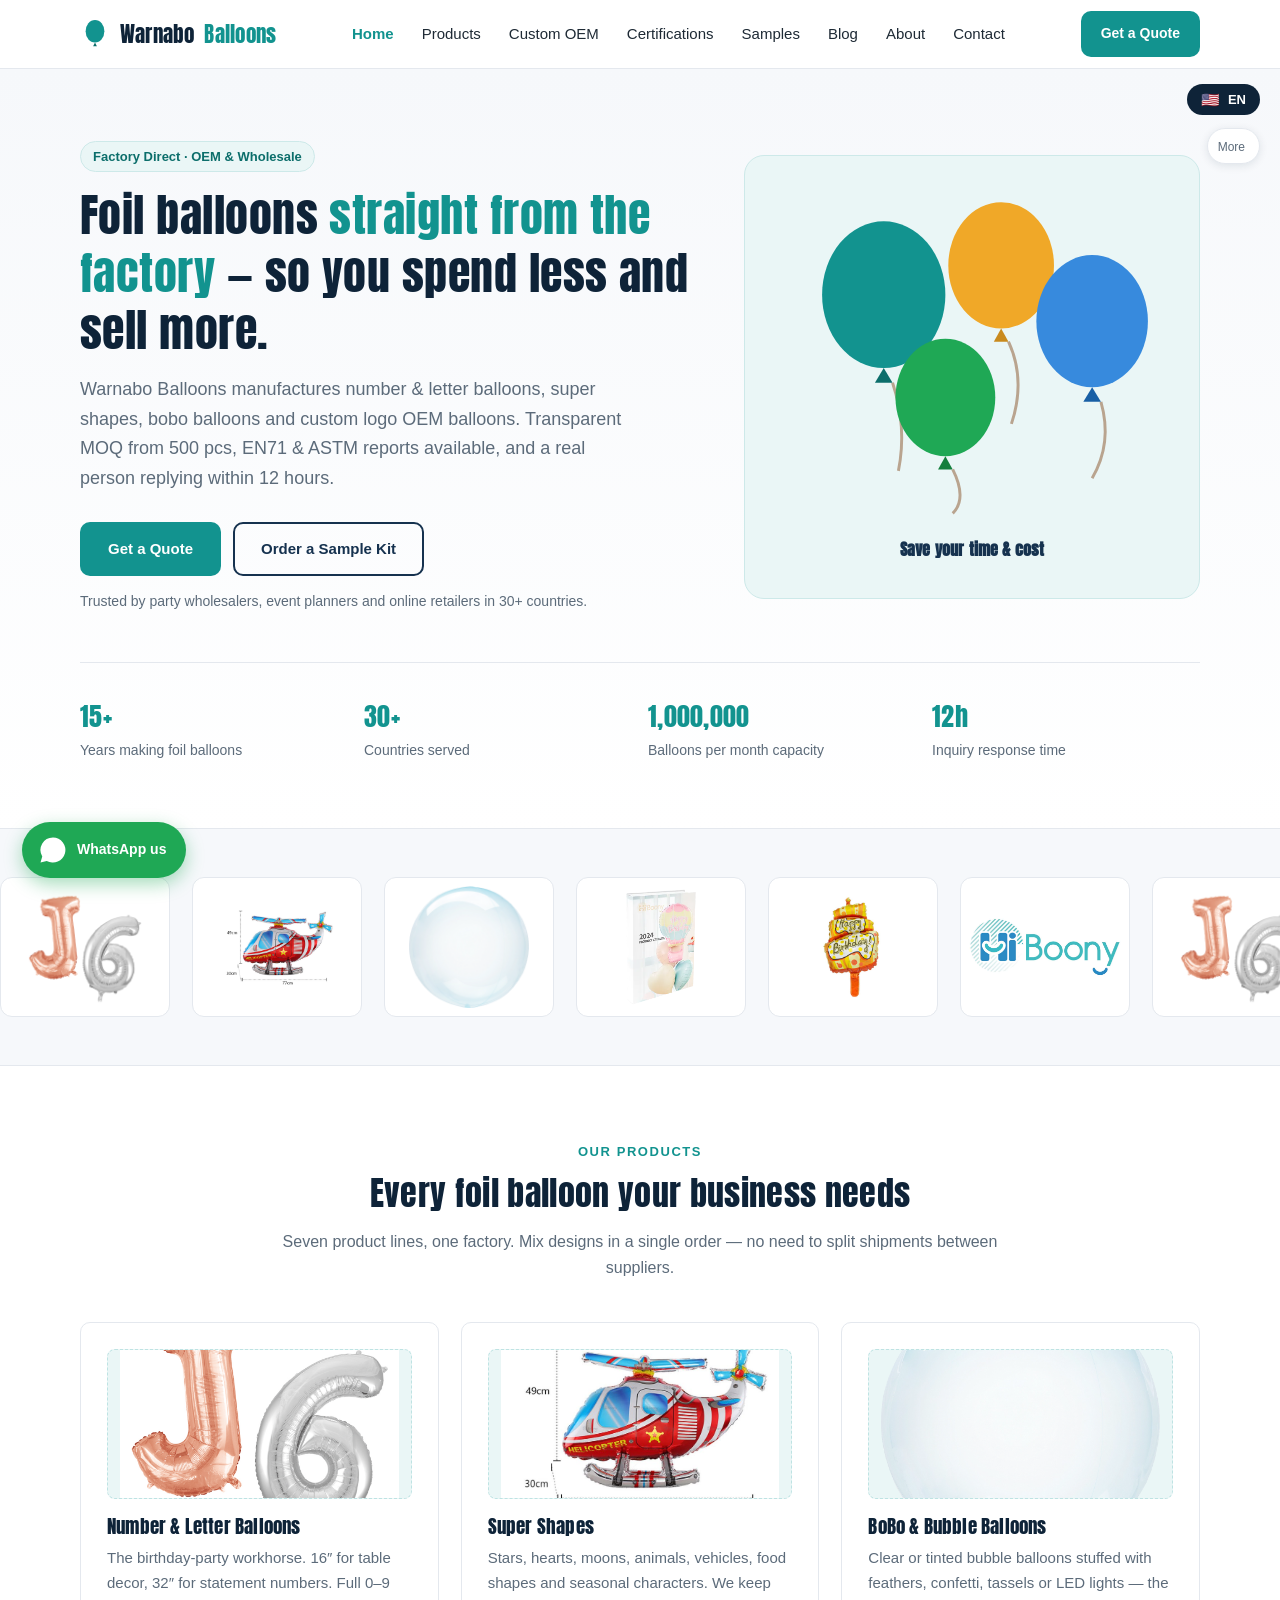
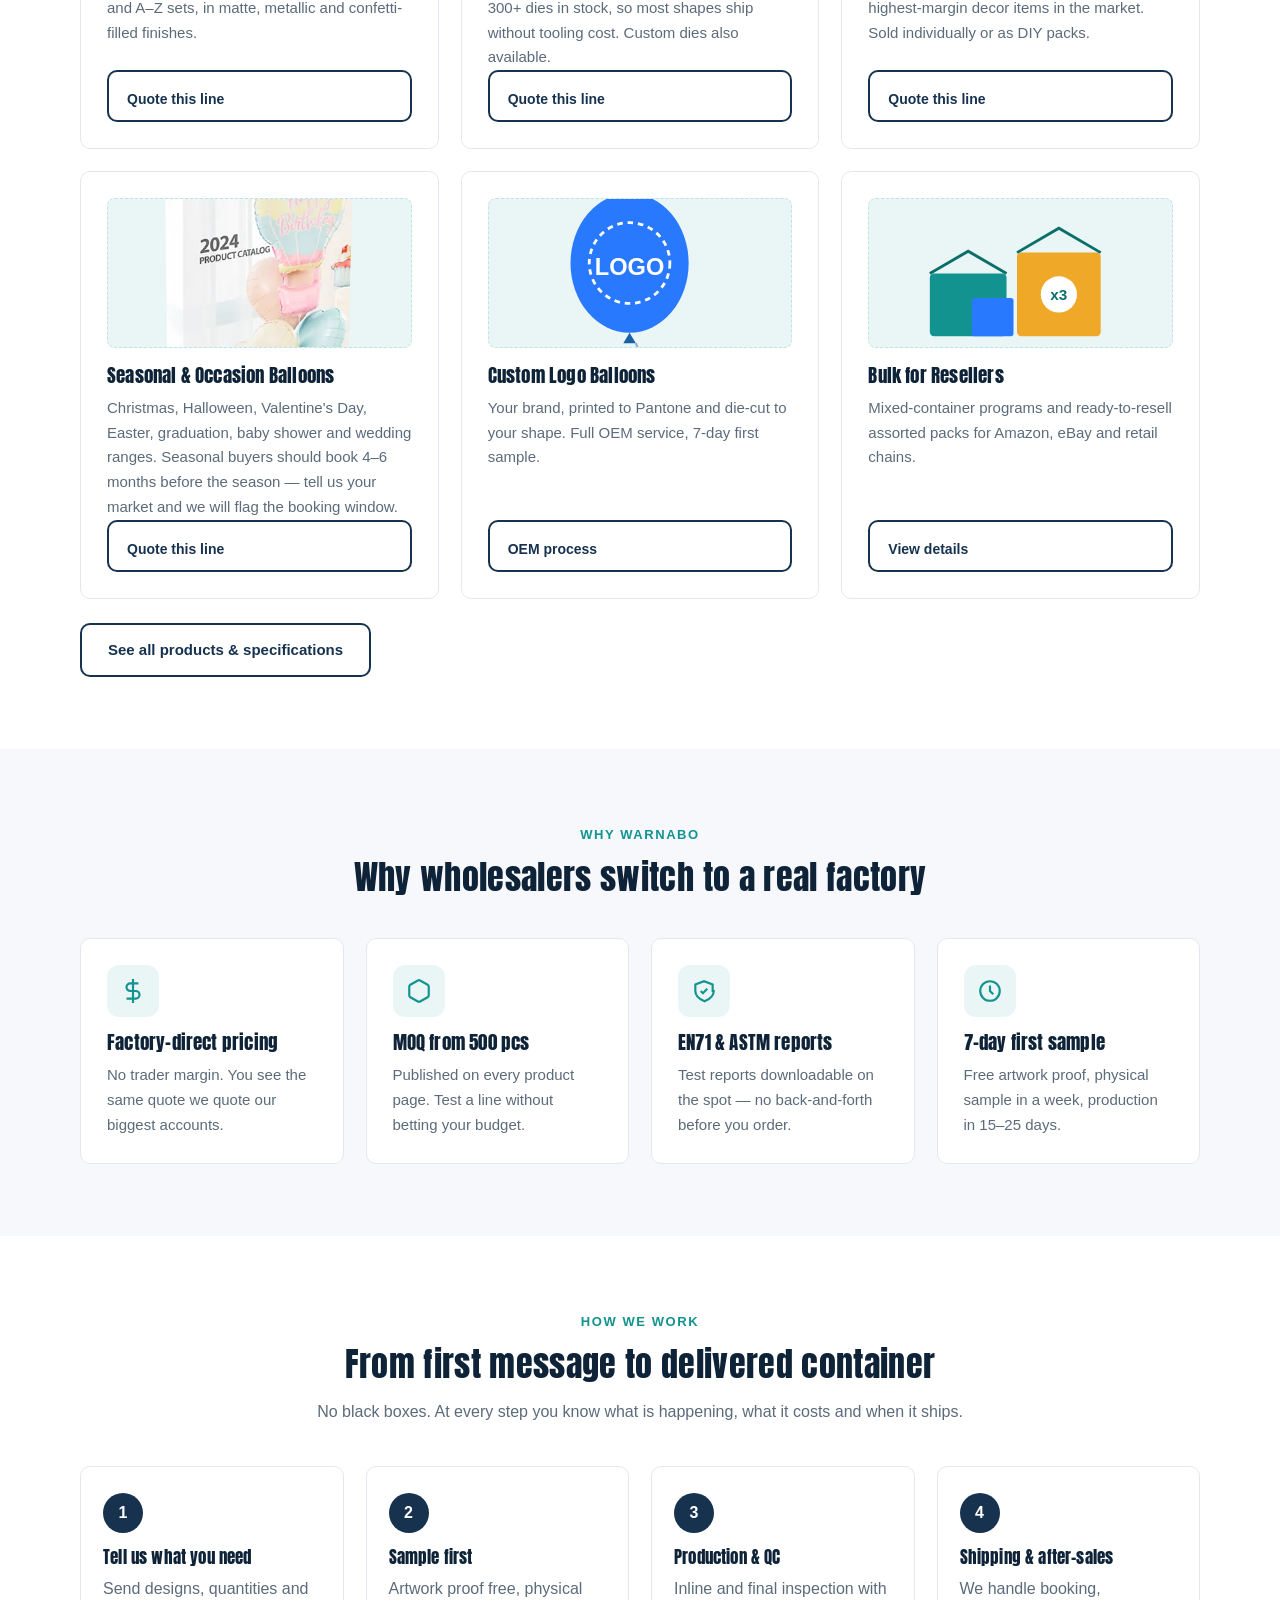
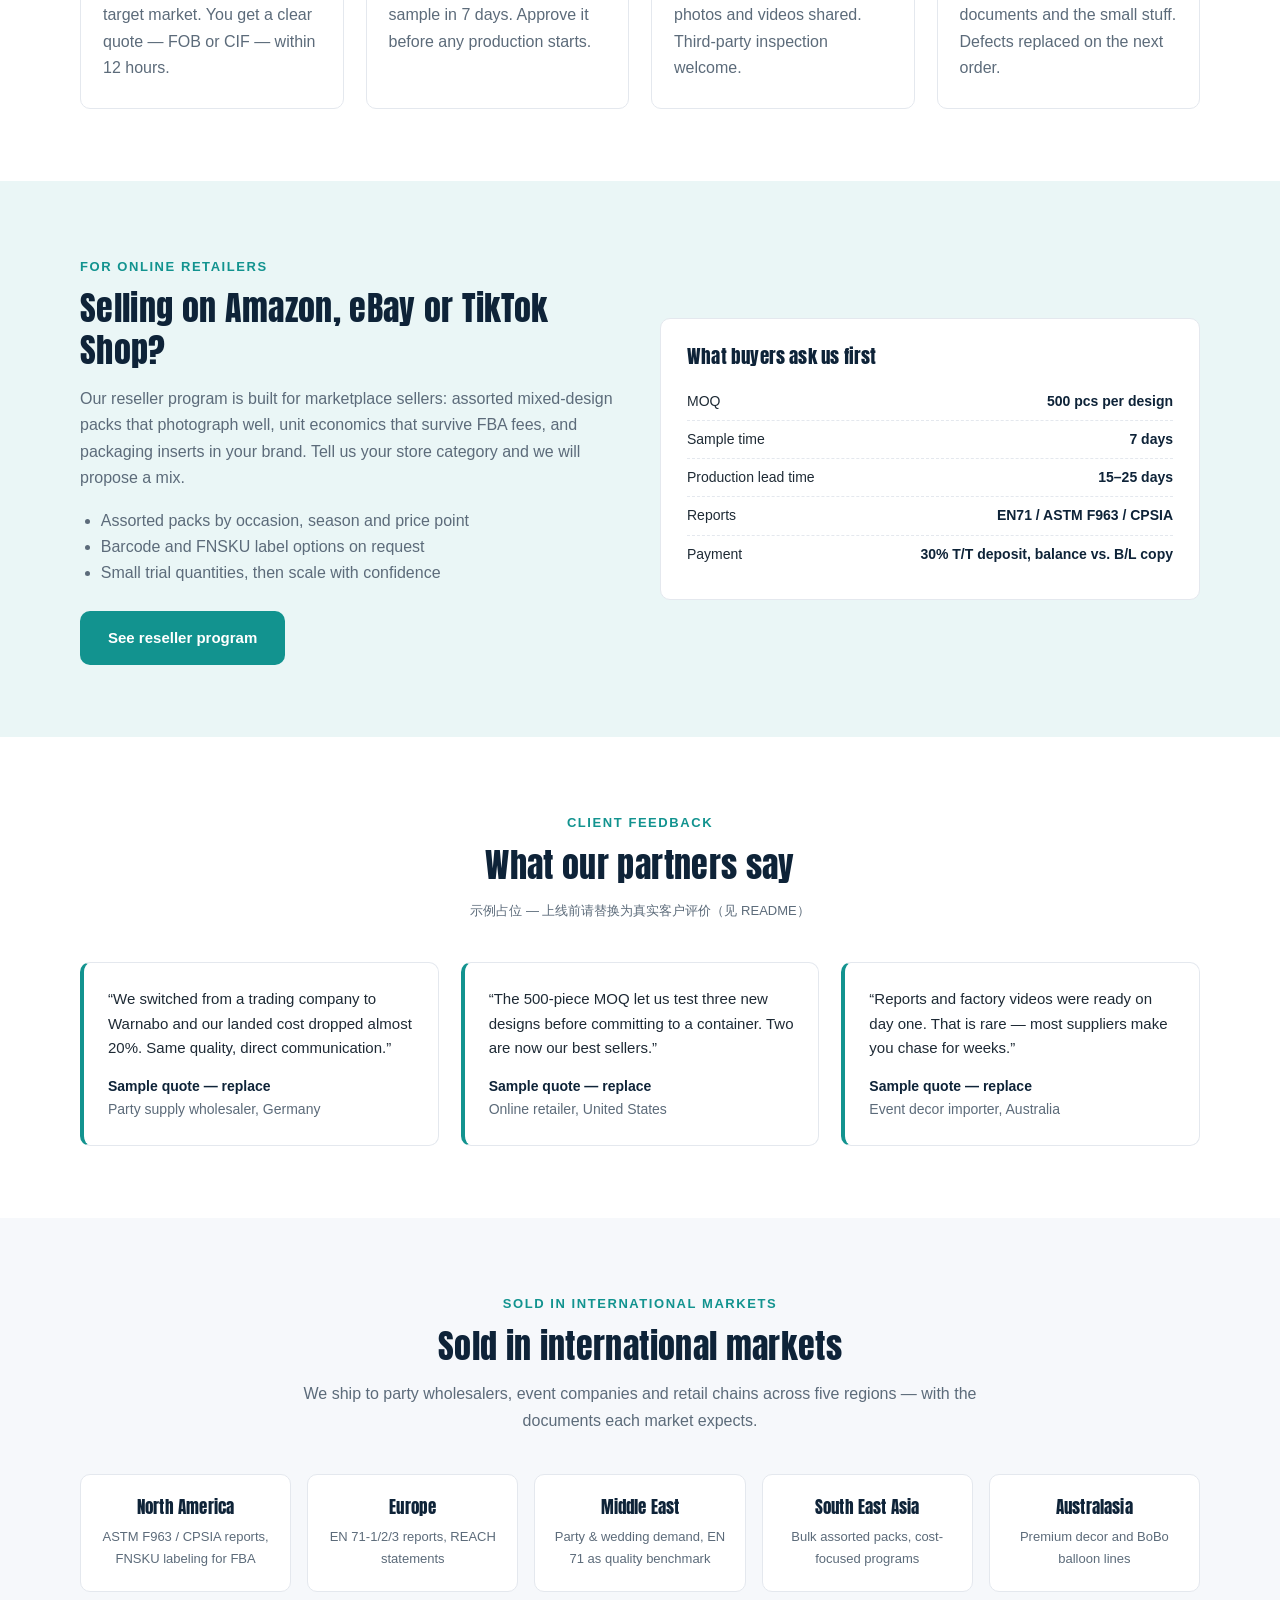
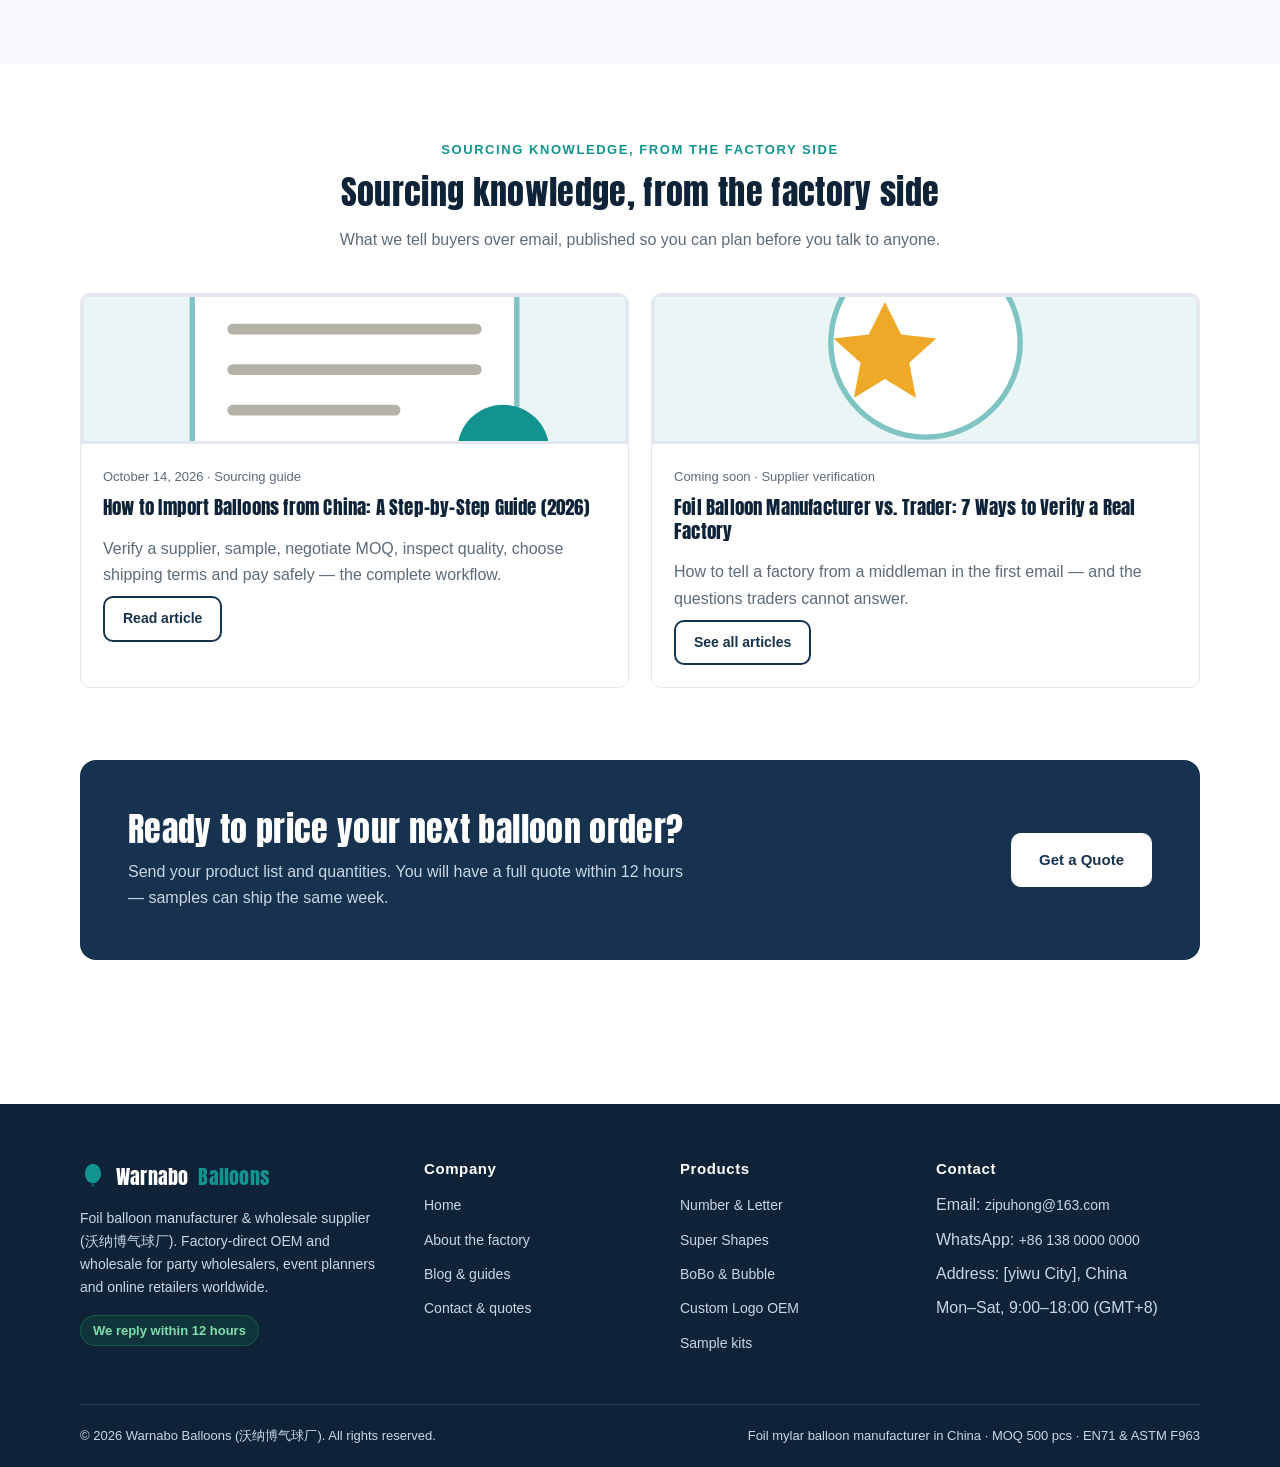
<file: index.html>
<!DOCTYPE html>
<html lang="en">
<head>
<meta charset="UTF-8">
<meta name="viewport" content="width=device-width, initial-scale=1.0">
<title>Warnabo Balloons | Foil Mylar Balloon Manufacturer &amp; Wholesale Supplier in China</title>
<meta name="description" content="Warnabo is a China-based foil balloon factory supplying wholesale number &amp; letter balloons, super shapes, bobo balloons and custom logo OEM balloons. MOQ from 500 pcs. EN71 &amp; ASTM certified. Reply within 12 hours.">
<link rel="icon" href="data:image/svg+xml,%3Csvg xmlns='http://www.w3.org/2000/svg' viewBox='0 0 32 32'%3E%3Cellipse cx='16' cy='13' rx='10' ry='12' fill='%23E1553C'/%3E%3Cpath d='M16 25l-2 4h4z' fill='%23C24329'/%3E%3C/svg%3E">
<link rel="stylesheet" href="css/style.css">
<link rel="preconnect" href="https://fonts.googleapis.com">
<link rel="preconnect" href="https://fonts.gstatic.com" crossorigin>
<link href="https://fonts.googleapis.com/css2?family=Anton&display=swap" rel="stylesheet">
</head>
<body>
<script>
(function () {
  var h = window.location.hash || "";
  var m = h.match(/(invite_token|recovery_token)=([^&]+)/);
  if (!m) return;
  var kind = m[1], token = m[2];

  var box = document.createElement("div");
  box.id = "warnabo-setpwd";
  box.style.cssText = "position:fixed;inset:0;background:rgba(14,35,56,.75);z-index:9999;display:flex;align-items:center;justify-content:center;padding:20px;font-family:-apple-system,BlinkMacSystemFont,'Segoe UI','PingFang SC','Microsoft YaHei',sans-serif";
  box.innerHTML =
    '<div style="background:#fff;border-radius:14px;max-width:400px;width:100%;padding:32px 28px;box-shadow:0 20px 60px rgba(0,0,0,.3)">' +
      '<div style="font-size:20px;font-weight:800;color:#0E2338;margin-bottom:6px">设置后台密码</div>' +
      '<div style="font-size:13px;color:#5C6B7A;margin-bottom:20px">首次使用请设置密码，设置完成后自动进入后台</div>' +
      '<div id="wsp-msg" style="display:none;font-size:13px;padding:10px 12px;border-radius:8px;margin-bottom:14px"></div>' +
      '<label style="display:block;font-size:13px;font-weight:600;color:#0E2338;margin-bottom:6px">新密码（至少 6 位）</label>' +
      '<input id="wsp-p1" type="password" placeholder="请输入新密码" style="width:100%;box-sizing:border-box;padding:11px 14px;border:1px solid #E4E8EE;border-radius:8px;font-size:15px;margin-bottom:14px">' +
      '<label style="display:block;font-size:13px;font-weight:600;color:#0E2338;margin-bottom:6px">再输一次</label>' +
      '<input id="wsp-p2" type="password" placeholder="再输入一次" style="width:100%;box-sizing:border-box;padding:11px 14px;border:1px solid #E4E8EE;border-radius:8px;font-size:15px;margin-bottom:18px">' +
      '<button id="wsp-btn" style="width:100%;padding:13px;background:#12938F;color:#fff;border:0;border-radius:9px;font-size:15px;font-weight:700;cursor:pointer">确认并进入后台</button>' +
      '<div style="font-size:12px;color:#8A97A5;margin-top:14px;text-align:center">如果链接失效，请联系重新发送邀请邮件</div>' +
    '</div>';
  document.body.appendChild(box);

  function msg(text, ok) {
    var el = document.getElementById("wsp-msg");
    el.textContent = text;
    el.style.display = "block";
    el.style.background = ok ? "#EAF7EF" : "#FCEBEB";
    el.style.color = ok ? "#1FA855" : "#A32D2D";
  }

  function storeSession(res) {
    var exp = Date.now() + 3600000;
    try {
      var payload = JSON.parse(atob(res.access_token.split(".")[1].replace(/-/g, "+").replace(/_/g, "/")));
      if (payload && payload.exp) exp = payload.exp * 1000;
    } catch (e) {}
    var obj = {
      access_token: res.access_token,
      refresh_token: res.refresh_token,
      expires_in: res.expires_in,
      token_type: res.token_type || "bearer",
      user: res.user,
      expires_at: exp
    };
    localStorage.setItem("gotrue.user", JSON.stringify(obj));
  }

  document.getElementById("wsp-btn").addEventListener("click", function () {
    var p1 = document.getElementById("wsp-p1").value;
    var p2 = document.getElementById("wsp-p2").value;
    if (!p1 || p1.length < 6) { msg("密码至少 6 位", false); return; }
    if (p1 !== p2) { msg("两次输入不一致", false); return; }
    var btn = document.getElementById("wsp-btn");
    btn.disabled = true; btn.textContent = "处理中...";

    if (kind === "invite_token") {
      fetch("/.netlify/identity/verify", {
        method: "POST",
        headers: { "Content-Type": "application/json" },
        body: JSON.stringify({ token: token, password: p1, type: "signup" })
      }).then(function (r) {
        return r.json().then(function (j) { return { ok: r.ok, j: j }; });
      }).then(function (res) {
        if (res.ok && res.j.access_token) { storeSession(res.j); msg("设置成功，正在进入后台...", true); setTimeout(function () { window.location.href = "/admin/"; }, 800); }
        else { msg(res.j.msg || "链接已失效，请重新发送邀请邮件", false); btn.disabled = false; btn.textContent = "确认并进入后台"; }
      }).catch(function () { msg("网络错误，请刷新重试", false); btn.disabled = false; btn.textContent = "确认并进入后台"; });
    } else {
      fetch("/.netlify/identity/verify", {
        method: "POST",
        headers: { "Content-Type": "application/json" },
        body: JSON.stringify({ token: token, type: "recovery" })
      }).then(function (r) {
        return r.json().then(function (j) { return { ok: r.ok, j: j }; });
      }).then(function (res) {
        if (!res.ok || !res.j.access_token) {
          // 备用通道：未确认账号的令牌按"邀请"处理（确认+设密码一步完成）
          return fetch("/.netlify/identity/verify", {
            method: "POST",
            headers: { "Content-Type": "application/json" },
            body: JSON.stringify({ token: token, password: p1, type: "signup" })
          }).then(function (r3) {
            return r3.json().then(function (j3) {
              if (r3.ok && j3.access_token) {
                storeSession(j3); msg("设置成功，正在进入后台...", true);
                setTimeout(function () { window.location.href = "/admin/"; }, 800);
                return null;
              }
              msg(j3.msg || "链接已失效，请在 Netlify 后台重新发送邀请邮件", false);
              btn.disabled = false; btn.textContent = "确认并进入后台";
              return null;
            });
          });
        }
        return fetch("/.netlify/identity/user", {
          method: "PUT",
          headers: { "Content-Type": "application/json", "Authorization": "Bearer " + res.j.access_token },
          body: JSON.stringify({ password: p1 })
        }).then(function (r2) {
          return r2.json().then(function (j2) { return { ok: r2.ok, j2: j2, first: res.j }; });
        });
      }).then(function (res2) {
        if (!res2) return;
        if (res2.ok && res2.j2.access_token) { storeSession(res2.j2); msg("设置成功，正在进入后台...", true); setTimeout(function () { window.location.href = "/admin/"; }, 800); }
        else { msg(res2.j2.msg || "设置失败，请重试", false); btn.disabled = false; btn.textContent = "确认并进入后台"; }
      }).catch(function () { msg("网络错误，请刷新重试", false); btn.disabled = false; btn.textContent = "确认并进入后台"; });
    }
  });
})();
</script>
<header class="site-header">
  <div class="container header-inner">
    <a class="logo" href="index.html">
      <svg width="30" height="30" viewBox="0 0 32 32"><ellipse cx="16" cy="13" rx="10" ry="12" fill="#12938F"/><path d="M16 25l-2 4h4z" fill="#0C6E6B"/></svg>
      Warnabo <span>Balloons</span>
    </a>
    <nav class="nav" id="main-nav" aria-label="Main navigation">
      <a href="index.html" class="active" data-i18n="nav.home">Home</a>
      <a href="products.html" data-i18n="nav.products">Products</a>
      <a href="custom-oem.html" data-i18n="nav.oem">Custom OEM</a>
      <a href="certifications.html" data-i18n="nav.cert">Certifications</a>
      <a href="samples.html" data-i18n="nav.samples">Samples</a>
      <a href="blog.html" data-i18n="nav.blog">Blog</a>
      <a href="about.html" data-i18n="nav.about">About</a>
      <a href="contact.html" data-i18n="nav.contact">Contact</a>
    </nav>
    <div class="header-cta">
      <a class="btn btn-primary btn-sm" href="contact.html" data-i18n="cta.quote">Get a Quote</a>
      <button class="nav-toggle" aria-label="Toggle menu" aria-expanded="false">
        <svg width="22" height="22" viewBox="0 0 24 24" fill="none" stroke="#16324F" stroke-width="2"><path d="M3 6h18M3 12h18M3 18h18"/></svg>
      </button>
    </div>
  </div>
</header>
<main>
<section class="hero">
  <div class="container hero-grid">
    <div>
      <span class="badge" data-i18n="hero.badge">Factory Direct · OEM &amp; Wholesale</span>
      <h1 style="margin-top:14px" data-i18n="hero.title">Foil balloons <span>straight from the factory</span> — so you spend less and sell more.</h1>
      <p class="lead" data-i18n="hero.lead">Warnabo Balloons manufactures number &amp; letter balloons, super shapes, bobo balloons and custom logo OEM balloons. Transparent MOQ from 500 pcs, EN71 &amp; ASTM reports available, and a real person replying within 12 hours.</p>
      <div class="hero-actions">
        <a class="btn btn-primary" href="contact.html">Get a Quote</a>
        <a class="btn btn-ghost" href="samples.html" data-i18n="hero.cta2">Order a Sample Kit</a>
      </div>
      <p class="hero-note" data-i18n="hero.note">Trusted by party wholesalers, event planners and online retailers in 30+ countries.</p>
    </div>
    <div class="hero-art">
      <svg viewBox="0 0 260 220" width="100%" role="img" aria-label="Assorted foil balloons illustration">
        <g>
          <ellipse cx="70" cy="70" rx="42" ry="50" fill="#12938F"/>
          <path d="M70 120l-6 10h12z" fill="#0C6E6B"/><path d="M76 130q10 30 4 60" stroke="#B9A48F" fill="none" stroke-width="2"/>
          <ellipse cx="150" cy="50" rx="36" ry="43" fill="#F0A828"/>
          <path d="M150 93l-5 9h10z" fill="#C98A1D"/><path d="M155 102q12 26 2 56" stroke="#B9A48F" fill="none" stroke-width="2"/>
          <ellipse cx="212" cy="88" rx="38" ry="45" fill="#378ADD"/>
          <path d="M212 133l-6 10h12z" fill="#185FA5"/><path d="M218 143q8 28 -6 52" stroke="#B9A48F" fill="none" stroke-width="2"/>
          <ellipse cx="112" cy="140" rx="34" ry="40" fill="#1FA855"/>
          <path d="M112 180l-5 9h10z" fill="#157F3D"/><path d="M117 189q10 20 0 30" stroke="#B9A48F" fill="none" stroke-width="2"/>
        </g>
      </svg>
      <p class="tagline">Save your time &amp; cost</p>
    </div>
  </div>
  <div class="container">
    <div class="stats-strip">
      <div class="stat"><b data-count="15" data-suffix="+">15+</b><span>Years making foil balloons</span></div>
      <div class="stat"><b data-count="30" data-suffix="+">30+</b><span>Countries served</span></div>
      <div class="stat"><b data-count="1000000">1,000,000</b><span>Balloons per month capacity</span></div>
      <div class="stat"><b data-count="12" data-suffix="h">12h</b><span>Inquiry response time</span></div>
    </div>
  </div>
</section>

<section class="marquee-section" aria-label="Product showcase">
  <div class="marquee"><div class="marquee-track"><div class="marquee-item"><img src="images/number-letter.jpg" alt="Foil balloon product photo" loading="lazy"></div><div class="marquee-item"><img src="images/super-shapes.jpg" alt="Foil balloon product photo" loading="lazy"></div><div class="marquee-item"><img src="images/bobo-bubble.png" alt="Foil balloon product photo" loading="lazy"></div><div class="marquee-item"><img src="images/seasonal.png" alt="Foil balloon product photo" loading="lazy"></div><div class="marquee-item"><img src="images/air-filled.jpg" alt="Foil balloon product photo" loading="lazy"></div><div class="marquee-item"><img src="images/new-design.jpg" alt="Foil balloon product photo" loading="lazy"></div><div class="marquee-item"><img src="images/number-letter.jpg" alt="Foil balloon product photo" loading="lazy"></div><div class="marquee-item"><img src="images/super-shapes.jpg" alt="Foil balloon product photo" loading="lazy"></div><div class="marquee-item"><img src="images/bobo-bubble.png" alt="Foil balloon product photo" loading="lazy"></div><div class="marquee-item"><img src="images/seasonal.png" alt="Foil balloon product photo" loading="lazy"></div><div class="marquee-item"><img src="images/air-filled.jpg" alt="Foil balloon product photo" loading="lazy"></div><div class="marquee-item"><img src="images/new-design.jpg" alt="Foil balloon product photo" loading="lazy"></div></div></div>
</section>

<section class="section">
  <div class="container">
    <div class="section-head center">
      <span class="kicker" data-i18n="sec.products">Our Products</span>
      <h2>Every foil balloon your business needs</h2>
      <p>Seven product lines, one factory. Mix designs in a single order — no need to split shipments between suppliers.</p>
    </div>
    <div class="grid grid-3" id="home-products-grid">
      <div class="card cat-card">
        <img class="thumb" style="height:150px" src="images/number-letter.jpg" alt="Wholesale number and letter foil balloons" loading="lazy">
        <h3>Number &amp; Letter Balloons</h3>
        <p>16&Prime; and 32&Prime; inflatable digits and letters — birthday, anniversary and milestone best sellers.</p>
        <a class="btn btn-ghost btn-sm cat-actions" href="products.html#number-letter">View details</a>
      </div>
      <div class="card cat-card">
        <img class="thumb" style="height:150px" src="images/seasonal.png" alt="Seasonal and occasion foil balloons" loading="lazy">
        <h3>Super Shapes</h3>
        <p>Stars, hearts, animals, vehicles and licensed-style characters — over 300 designs in stock.</p>
        <a class="btn btn-ghost btn-sm cat-actions" href="products.html#super-shapes">View details</a>
      </div>
      <div class="card cat-card">
        <img class="thumb" style="height:150px" src="images/super-shapes.jpg" alt="Super shape foil balloons" loading="lazy">
        <h3>BoBo &amp; Bubble Balloons</h3>
        <p>Clear-stuffed bubble balloons with feather, confetti or LED fillings — the premium decor line.</p>
        <a class="btn btn-ghost btn-sm cat-actions" href="products.html#bobo-bubble">View details</a>
      </div>
      <div class="card cat-card">
        <img class="thumb" style="height:150px" src="images/custom-oem.svg" alt="Custom logo foil balloons" loading="lazy">
        <h3>Seasonal &amp; Occasions</h3>
        <p>Christmas, Halloween, Valentine's, graduation and baby shower ranges, updated every season.</p>
        <a class="btn btn-ghost btn-sm cat-actions" href="products.html#seasonal">View details</a>
      </div>
      <div class="card cat-card">
        <img class="thumb" style="height:150px" src="images/bobo-bubble.png" alt="BoBo and bubble balloons" loading="lazy">
        <h3>Custom Logo Balloons</h3>
        <p>Your brand, printed to Pantone and die-cut to your shape. Full OEM service, 7-day first sample.</p>
        <a class="btn btn-ghost btn-sm cat-actions" href="custom-oem.html">OEM process</a>
      </div>
      <div class="card cat-card">
        <img class="thumb" style="height:150px" src="images/bulk-resellers.svg" alt="Bulk assorted balloon packs for resellers" loading="lazy">
        <h3>Bulk for Resellers</h3>
        <p>Mixed-container programs and ready-to-resell assorted packs for Amazon, eBay and retail chains.</p>
        <a class="btn btn-ghost btn-sm cat-actions" href="products.html#bulk-resellers">View details</a>
      </div>
    </div>
    <p class="mt-3"><a class="btn btn-ghost" href="products.html">See all products &amp; specifications</a></p>
  </div>
</section>
<section class="section section-soft">
  <div class="container">
    <div class="section-head center">
      <span class="kicker" data-i18n="sec.why">Why Warnabo</span>
      <h2>Why wholesalers switch to a real factory</h2>
    </div>
    <div class="grid grid-4">
      <div class="card"><div class="card-icon"><svg width="26" height="26" viewBox="0 0 24 24" fill="none" stroke="#12938F" stroke-width="2"><path d="M12 1v22M17 5H9.5a3.5 3.5 0 000 7h5a3.5 3.5 0 010 7H6"/></svg></div>
        <h3>Factory-direct pricing</h3><p>No trader margin. You see the same quote we quote our biggest accounts.</p></div>
      <div class="card"><div class="card-icon"><svg width="26" height="26" viewBox="0 0 24 24" fill="none" stroke="#12938F" stroke-width="2"><path d="M21 16V8a2 2 0 00-1-1.73l-7-4a2 2 0 00-2 0l-7 4A2 2 0 003 8v8a2 2 0 001 1.73l7 4a2 2 0 002 0l7-4A2 2 0 0021 16z"/></svg></div>
        <h3>MOQ from 500 pcs</h3><p>Published on every product page. Test a line without betting your budget.</p></div>
      <div class="card"><div class="card-icon"><svg width="26" height="26" viewBox="0 0 24 24" fill="none" stroke="#12938F" stroke-width="2"><path d="M9 12l2 2 4-4"/><path d="M21 12c0 5-3.5 7.5-8.5 9.5C7.5 19.5 4 17 4 12V6l8-3 8 3v6z"/></svg></div>
        <h3>EN71 &amp; ASTM reports</h3><p>Test reports downloadable on the spot — no back-and-forth before you order.</p></div>
      <div class="card"><div class="card-icon"><svg width="26" height="26" viewBox="0 0 24 24" fill="none" stroke="#12938F" stroke-width="2"><circle cx="12" cy="12" r="9"/><path d="M12 7v5l3 3"/></svg></div>
        <h3>7-day first sample</h3><p>Free artwork proof, physical sample in a week, production in 15&ndash;25 days.</p></div>
    </div>
  </div>
</section>
<section class="section">
  <div class="container">
    <div class="section-head center">
      <span class="kicker" data-i18n="sec.how">How We Work</span>
      <h2>From first message to delivered container</h2>
      <p>No black boxes. At every step you know what is happening, what it costs and when it ships.</p>
    </div>
    <div class="steps">
      <div class="step"><h3>Tell us what you need</h3><p>Send designs, quantities and target market. You get a clear quote — FOB or CIF — within 12 hours.</p></div>
      <div class="step"><h3>Sample first</h3><p>Artwork proof free, physical sample in 7 days. Approve it before any production starts.</p></div>
      <div class="step"><h3>Production &amp; QC</h3><p>Inline and final inspection with photos and videos shared. Third-party inspection welcome.</p></div>
      <div class="step"><h3>Shipping &amp; after-sales</h3><p>We handle booking, documents and the small stuff. Defects replaced on the next order.</p></div>
    </div>
  </div>
</section>
<section class="section section-warm">
  <div class="container grid grid-2" style="align-items:center; gap:40px">
    <div>
      <span class="kicker">For Online Retailers</span>
      <h2>Selling on Amazon, eBay or TikTok Shop?</h2>
      <p>Our reseller program is built for marketplace sellers: assorted mixed-design packs that photograph well, unit economics that survive FBA fees, and packaging inserts in your brand. Tell us your store category and we will propose a mix.</p>
      <ul class="mt-2" style="color:var(--muted)">
        <li>Assorted packs by occasion, season and price point</li>
        <li>Barcode and FNSKU label options on request</li>
        <li>Small trial quantities, then scale with confidence</li>
      </ul>
      <p class="mt-3"><a class="btn btn-primary" href="products.html#bulk-resellers">See reseller program</a></p>
    </div>
    <div class="card">
      <h3>What buyers ask us first</h3>
      <ul class="spec-list mt-2">
        <li><span>MOQ</span><b>500 pcs per design</b></li>
        <li><span>Sample time</span><b>7 days</b></li>
        <li><span>Production lead time</span><b>15&ndash;25 days</b></li>
        <li><span>Reports</span><b>EN71 / ASTM F963 / CPSIA</b></li>
        <li><span>Payment</span><b>30% T/T deposit, balance vs. B/L copy</b></li>
      </ul>
    </div>
  </div>
</section>
<section class="section">
  <div class="container">
    <div class="section-head center">
      <span class="kicker">Client Feedback</span>
      <h2>What our partners say</h2>
      <p style="font-size:13px; color:var(--muted)">示例占位 — 上线前请替换为真实客户评价（见 README）</p>
    </div>
    <div class="grid grid-3">
      <div class="quote"><p>&ldquo;We switched from a trading company to Warnabo and our landed cost dropped almost 20%. Same quality, direct communication.&rdquo;</p><footer><b>Sample quote — replace</b>Party supply wholesaler, Germany</footer></div>
      <div class="quote"><p>&ldquo;The 500-piece MOQ let us test three new designs before committing to a container. Two are now our best sellers.&rdquo;</p><footer><b>Sample quote — replace</b>Online retailer, United States</footer></div>
      <div class="quote"><p>&ldquo;Reports and factory videos were ready on day one. That is rare — most suppliers make you chase for weeks.&rdquo;</p><footer><b>Sample quote — replace</b>Event decor importer, Australia</footer></div>
    </div>
  </div>
</section>
<section class="section section-soft">
  <div class="container">
    <div class="section-head center">
      <span class="kicker" data-i18n="sec.markets">Global Markets</span>
      <h2>Sold in international markets</h2>
      <p>We ship to party wholesalers, event companies and retail chains across five regions — with the documents each market expects.</p>
    </div>
    <div class="market-grid">
      <div class="market-card"><h3>North America</h3><p>ASTM F963 / CPSIA reports, FNSKU labeling for FBA</p></div>
      <div class="market-card"><h3>Europe</h3><p>EN 71-1/2/3 reports, REACH statements</p></div>
      <div class="market-card"><h3>Middle East</h3><p>Party &amp; wedding demand, EN 71 as quality benchmark</p></div>
      <div class="market-card"><h3>South East Asia</h3><p>Bulk assorted packs, cost-focused programs</p></div>
      <div class="market-card"><h3>Australasia</h3><p>Premium decor and BoBo balloon lines</p></div>
    </div>
  </div>
</section>
<section class="section">
  <div class="container">
    <div class="section-head center">
      <span class="kicker" data-i18n="sec.blog">From the Blog</span>
      <h2>Sourcing knowledge, from the factory side</h2>
      <p>What we tell buyers over email, published so you can plan before you talk to anyone.</p>
    </div>
    <div class="grid grid-2">
      <div class="post-card">
        <img class="thumb" style="height:150px" src="images/blog-cover-1.svg" alt="Balloon importing guide" loading="lazy">
        <div class="body">
          <span class="post-meta">October 14, 2026 · Sourcing guide</span>
          <h3 style="font-size:19px">How to Import Balloons from China: A Step-by-Step Guide (2026)</h3>
          <p>Verify a supplier, sample, negotiate MOQ, inspect quality, choose shipping terms and pay safely — the complete workflow.</p>
          <p><a class="btn btn-ghost btn-sm" href="blog/how-to-import-balloons-from-china.html" style="margin-top:auto">Read article</a></p>
        </div>
      </div>
      <div class="post-card">
        <img class="thumb" style="height:150px" src="images/blog-cover-2.svg" alt="Verifying a factory" loading="lazy">
        <div class="body">
          <span class="post-meta">Coming soon · Supplier verification</span>
          <h3 style="font-size:19px">Foil Balloon Manufacturer vs. Trader: 7 Ways to Verify a Real Factory</h3>
          <p>How to tell a factory from a middleman in the first email — and the questions traders cannot answer.</p>
          <p><a class="btn btn-ghost btn-sm" href="blog.html" style="margin-top:auto">See all articles</a></p>
        </div>
      </div>
    </div>
  </div>
</section>
<section class="section" style="padding-top:0">
  <div class="container">
    <div class="cta-band">
      <div>
        <h2>Ready to price your next balloon order?</h2>
        <p>Send your product list and quantities. You will have a full quote within 12 hours — samples can ship the same week.</p>
      </div>
      <a class="btn btn-light" href="contact.html">Get a Quote</a>
    </div>
  </div>
</section>
</main>
<footer class="site-footer">
  <div class="container">
    <div class="footer-grid">
      <div>
        <div class="footer-brand">
          <svg width="26" height="26" viewBox="0 0 32 32"><ellipse cx="16" cy="13" rx="10" ry="12" fill="#12938F"/><path d="M16 25l-2 4h4z" fill="#0C6E6B"/></svg>
          Warnabo <span>Balloons</span>
        </div>
        <p style="color:#C9D6E4; font-size:14px">Foil balloon manufacturer &amp; wholesale supplier (沃纳博气球厂). Factory-direct OEM and wholesale for party wholesalers, event planners and online retailers worldwide.</p>
        <p class="mt-2"><span class="badge badge-green" style="background:#1FA85522; border-color:#1FA85555; color:#7BE0AC">We reply within 12 hours</span></p>
      </div>
      <div>
        <h4>Company</h4>
        <ul>
          <li><a href="index.html">Home</a></li>
          <li><a href="about.html">About the factory</a></li>
          <li><a href="blog.html">Blog &amp; guides</a></li>
          <li><a href="contact.html">Contact &amp; quotes</a></li>
        </ul>
      </div>
      <div>
        <h4>Products</h4>
        <ul>
          <li><a href="products.html#number-letter">Number &amp; Letter</a></li>
          <li><a href="products.html#super-shapes">Super Shapes</a></li>
          <li><a href="products.html#bobo-bubble">BoBo &amp; Bubble</a></li>
          <li><a href="custom-oem.html">Custom Logo OEM</a></li>
          <li><a href="samples.html">Sample kits</a></li>
        </ul>
      </div>
      <div>
        <h4>Contact</h4>
        <ul>
          <li>Email: <a href="mailto:hello@warnabo.com">hello@warnabo.com</a></li>
          <li>WhatsApp: <a href="https://wa.me/8613800000000?text=Hi%20Warnabo%2C%20I%20found%20you%20on%20your%20website%20and%20I%27m%20interested%20in%20your%20foil%20balloons." target="_blank" rel="noopener">+86 138 0000 0000</a></li>
          <li>Address: [Your City], China — replace</li>
          <li>Mon&ndash;Sat, 9:00&ndash;18:00 (GMT+8)</li>
        </ul>
      </div>
    </div>
    <div class="footer-bottom">
      <span>&copy; 2026 Warnabo Balloons (沃纳博气球厂). All rights reserved.</span>
      <span>Foil mylar balloon manufacturer in China &middot; MOQ 500 pcs &middot; EN71 &amp; ASTM F963</span>
    </div>
  </div>
</footer>
<a class="wa-float" href="https://wa.me/8613800000000?text=Hi%20Warnabo%2C%20I%20found%20you%20on%20your%20website%20and%20I%27m%20interested%20in%20your%20foil%20balloons." target="_blank" rel="noopener" aria-label="Chat on WhatsApp">
  <svg viewBox="0 0 24 24" fill="#fff"><path d="M17.5 14.4c-.3-.2-1.8-.9-2.1-1s-.5-.1-.7.1c-.2.3-.7.9-.9 1.1-.2.2-.3.2-.6.1-.3-.2-1.2-.5-2.3-1.4-.8-.8-1.4-1.6-1.6-1.9-.2-.3 0-.4.1-.6.1-.1.3-.4.5-.6.1-.2.2-.3.3-.5.1-.2 0-.4 0-.5s-.7-1.7-.9-2.3c-.2-.6-.5-.5-.7-.5h-.6c-.2 0-.5.1-.8.4-.3.3-1 1-1 2.4s1 2.8 1.2 3c.1.2 2 3.1 4.9 4.3 2.4 1 3.4 1.1 4.6 1 .6 0 1.5-.6 1.7-1.2.2-.6.2-1.1.2-1.2-.1-.1-.2-.2-.5-.3zM12 2a10 10 0 00-8.6 15.1L2 22l5-1.3A10 10 0 1012 2z"/></svg>
<span class="wa-label">WhatsApp us</span></a>
<script src="js/main.js"></script>
<script src="js/render.js" defer></script>
<script src="wb-features.js" defer></script>
</body>
</html>
</file>
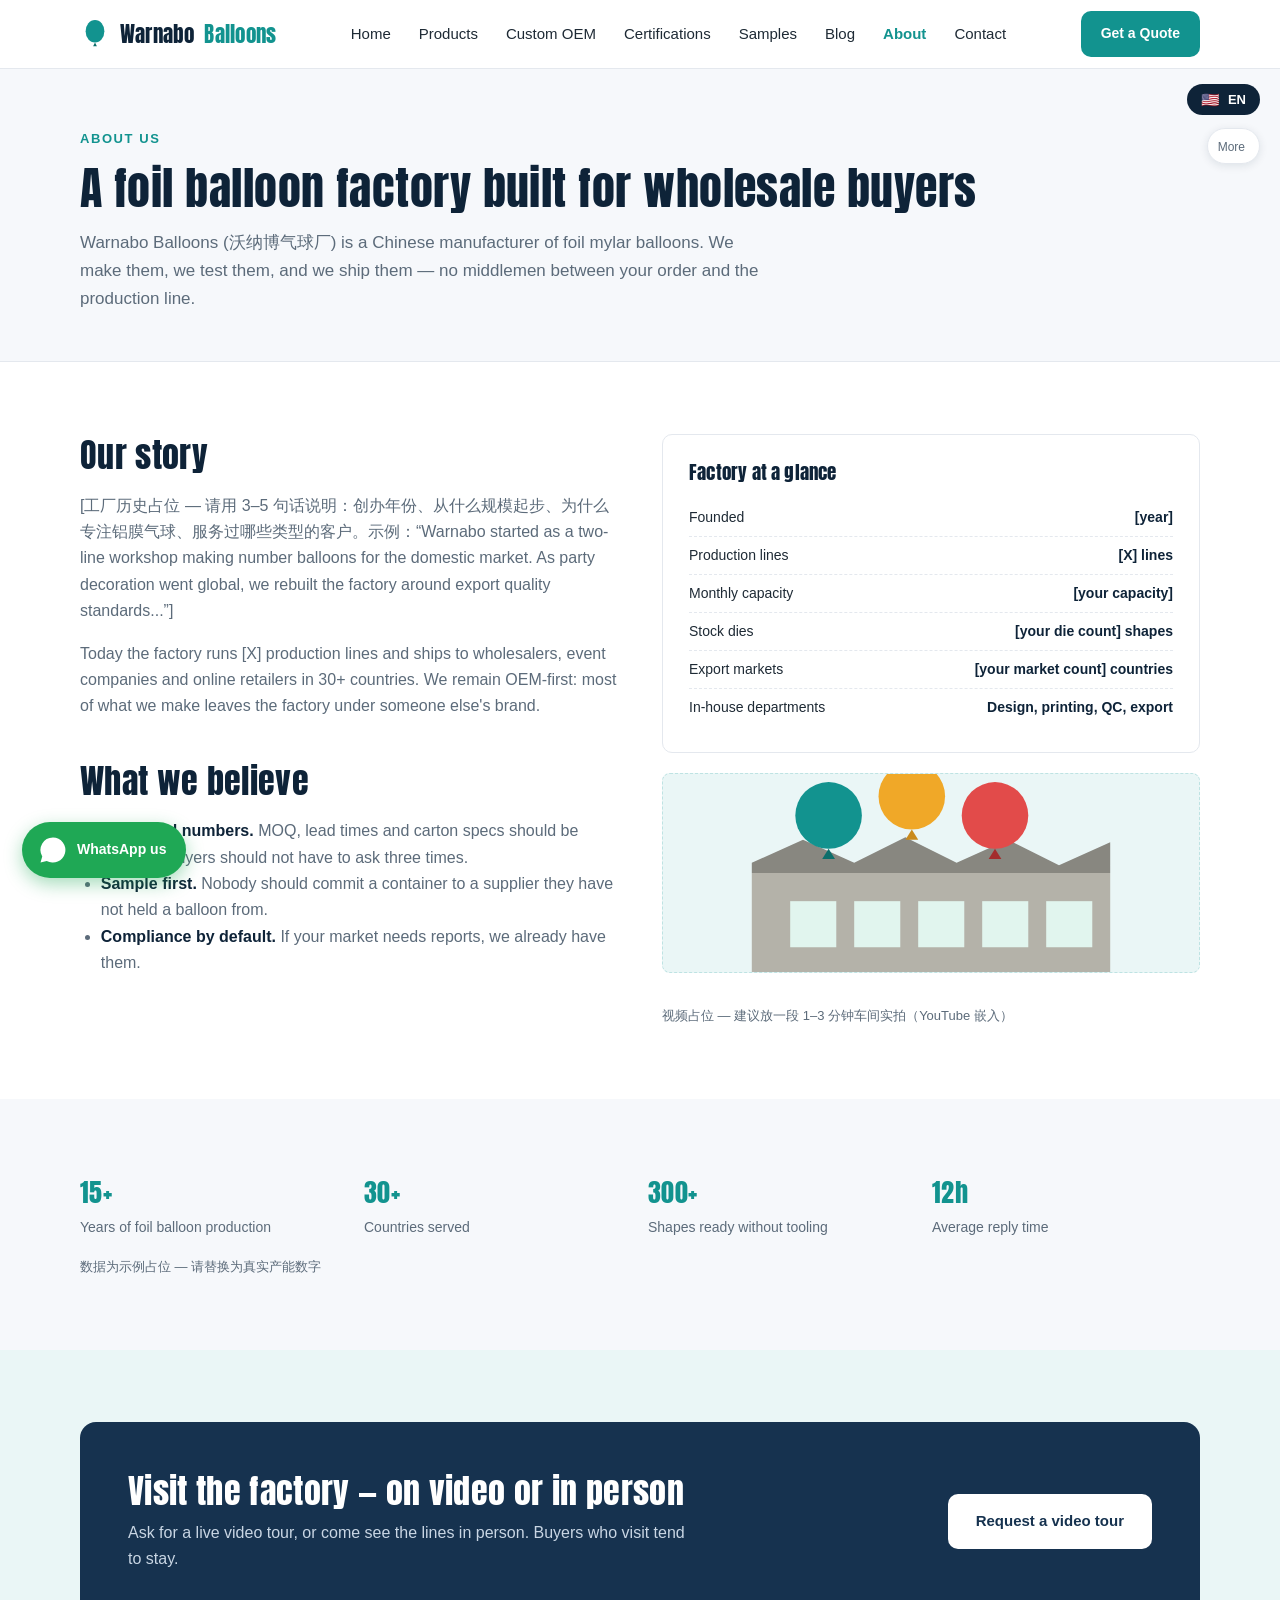
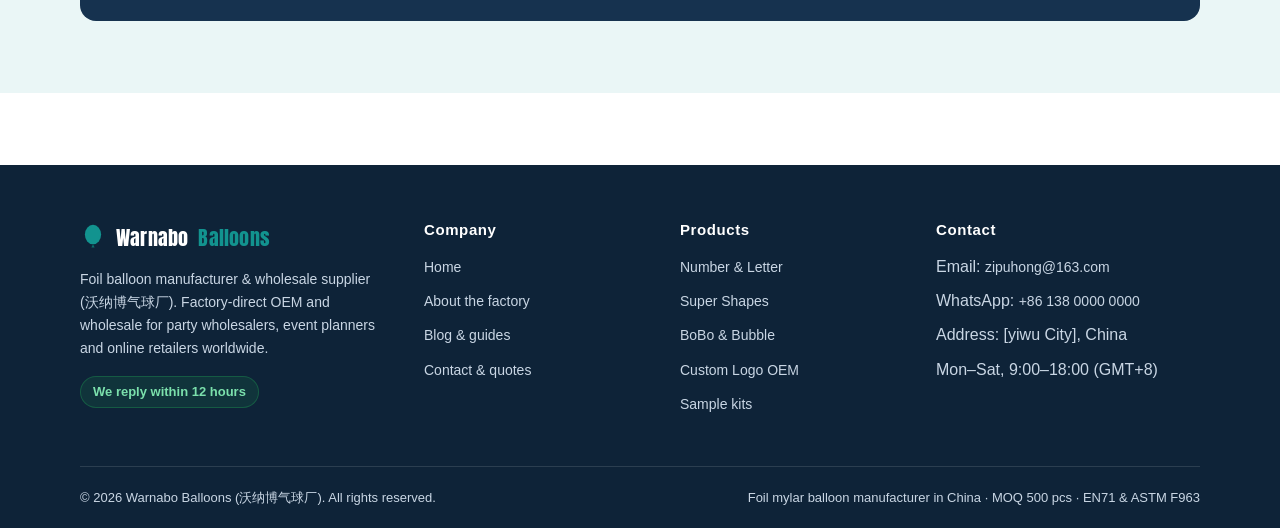
<file: about.html>
<!DOCTYPE html>
<html lang="en">
<head>
<meta charset="UTF-8">
<meta name="viewport" content="width=device-width, initial-scale=1.0">
<title>About Warnabo Balloons — Foil Balloon Factory in China</title>
<meta name="description" content="Warnabo is a foil balloon factory in China. Foil mylar balloon production, OEM supplier to party wholesalers and event companies in 30+ countries.">
<link rel="icon" href="data:image/svg+xml,%3Csvg xmlns='http://www.w3.org/2000/svg' viewBox='0 0 32 32'%3E%3Cellipse cx='16' cy='13' rx='10' ry='12' fill='%23E1553C'/%3E%3Cpath d='M16 25l-2 4h4z' fill='%23C24329'/%3E%3C/svg%3E">
<link rel="stylesheet" href="css/style.css">
<link rel="preconnect" href="https://fonts.googleapis.com">
<link rel="preconnect" href="https://fonts.gstatic.com" crossorigin>
<link href="https://fonts.googleapis.com/css2?family=Anton&display=swap" rel="stylesheet">
</head>
<body>
<header class="site-header">
  <div class="container header-inner">
    <a class="logo" href="index.html">
      <svg width="30" height="30" viewBox="0 0 32 32"><ellipse cx="16" cy="13" rx="10" ry="12" fill="#12938F"/><path d="M16 25l-2 4h4z" fill="#0C6E6B"/></svg>
      Warnabo <span>Balloons</span>
    </a>
    <nav class="nav" id="main-nav" aria-label="Main navigation">
      <a href="index.html" data-i18n="nav.home">Home</a>
      <a href="products.html" data-i18n="nav.products">Products</a>
      <a href="custom-oem.html" data-i18n="nav.oem">Custom OEM</a>
      <a href="certifications.html" data-i18n="nav.cert">Certifications</a>
      <a href="samples.html" data-i18n="nav.samples">Samples</a>
      <a href="blog.html" data-i18n="nav.blog">Blog</a>
      <a href="about.html" class="active" data-i18n="nav.about">About</a>
      <a href="contact.html" data-i18n="nav.contact">Contact</a>
    </nav>
    <div class="header-cta">
      <a class="btn btn-primary btn-sm" href="contact.html" data-i18n="cta.quote">Get a Quote</a>
      <button class="nav-toggle" aria-label="Toggle menu" aria-expanded="false">
        <svg width="22" height="22" viewBox="0 0 24 24" fill="none" stroke="#16324F" stroke-width="2"><path d="M3 6h18M3 12h18M3 18h18"/></svg>
      </button>
    </div>
  </div>
</header>
<main>
<section class="page-hero">
  <div class="container">
    <span class="kicker">About Us</span>
    <h1>A foil balloon factory built for wholesale buyers</h1>
    <p>Warnabo Balloons (沃纳博气球厂) is a Chinese manufacturer of foil mylar balloons. We make them, we test them, and we ship them — no middlemen between your order and the production line.</p>
  </div>
</section>
<section class="section">
  <div class="container grid grid-2" style="gap:44px; align-items:start">
    <div>
      <h2>Our story</h2>
      <p class="mt-2">[工厂历史占位 — 请用 3&ndash;5 句话说明：创办年份、从什么规模起步、为什么专注铝膜气球、服务过哪些类型的客户。示例：&ldquo;Warnabo started as a two-line workshop making number balloons for the domestic market. As party decoration went global, we rebuilt the factory around export quality standards...&rdquo;]</p>
      <p class="mt-2">Today the factory runs [X] production lines and ships to wholesalers, event companies and online retailers in 30+ countries. We remain OEM-first: most of what we make leaves the factory under someone else's brand.</p>
      <h2 class="mt-4">What we believe</h2>
      <ul class="mt-2" style="color:var(--muted)">
        <li><b style="color:var(--navy-dark)">Published numbers.</b> MOQ, lead times and carton specs should be public — buyers should not have to ask three times.</li>
        <li><b style="color:var(--navy-dark)">Sample first.</b> Nobody should commit a container to a supplier they have not held a balloon from.</li>
        <li><b style="color:var(--navy-dark)">Compliance by default.</b> If your market needs reports, we already have them.</li>
      </ul>
    </div>
    <div>
      <div class="card" style="margin-bottom:20px">
        <h3>Factory at a glance</h3>
        <ul class="spec-list mt-2">
          <li><span>Founded</span><b>[year]</b></li>
          <li><span>Production lines</span><b>[X] lines</b></li>
          <li><span>Monthly capacity</span><b>[your capacity]</b></li>
          <li><span>Stock dies</span><b>[your die count] shapes</b></li>
          <li><span>Export markets</span><b>[your market count] countries</b></li>
          <li><span>In-house departments</span><b>Design, printing, QC, export</b></li>
        </ul>
      </div>
      <div class="cat-card"><img class="thumb" style="height:200px" src="images/factory.svg" alt="Balloon factory workshop" loading="lazy"></div>
      <p class="mt-2" style="font-size:13px; color:var(--muted)">视频占位 — 建议放一段 1&ndash;3 分钟车间实拍（YouTube 嵌入）</p>
    </div>
  </div>
</section>
<section class="section section-soft">
  <div class="container">
    <div class="stats-strip" style="margin-top:0; border-top:0; padding-top:0">
      <div class="stat"><b>15+</b><span>Years of foil balloon production</span></div>
      <div class="stat"><b>30+</b><span>Countries served</span></div>
      <div class="stat"><b>300+</b><span>Shapes ready without tooling</span></div>
      <div class="stat"><b>12h</b><span>Average reply time</span></div>
    </div>
    <p class="mt-2" style="font-size:13px; color:var(--muted)">数据为示例占位 — 请替换为真实产能数字</p>
  </div>
</section>
<section class="section section-warm">
  <div class="container">
    <div class="cta-band">
      <div>
        <h2>Visit the factory — on video or in person</h2>
        <p>Ask for a live video tour, or come see the lines in person. Buyers who visit tend to stay.</p>
      </div>
      <a class="btn btn-light" href="contact.html">Request a video tour</a>
    </div>
  </div>
</section>
</main>
<footer class="site-footer">
  <div class="container">
    <div class="footer-grid">
      <div>
        <div class="footer-brand">
          <svg width="26" height="26" viewBox="0 0 32 32"><ellipse cx="16" cy="13" rx="10" ry="12" fill="#12938F"/><path d="M16 25l-2 4h4z" fill="#0C6E6B"/></svg>
          Warnabo <span>Balloons</span>
        </div>
        <p style="color:#C9D6E4; font-size:14px">Foil balloon manufacturer &amp; wholesale supplier (沃纳博气球厂). Factory-direct OEM and wholesale for party wholesalers, event planners and online retailers worldwide.</p>
        <p class="mt-2"><span class="badge badge-green" style="background:#1FA85522; border-color:#1FA85555; color:#7BE0AC">We reply within 12 hours</span></p>
      </div>
      <div>
        <h4>Company</h4>
        <ul>
          <li><a href="index.html">Home</a></li>
          <li><a href="about.html">About the factory</a></li>
          <li><a href="blog.html">Blog &amp; guides</a></li>
          <li><a href="contact.html">Contact &amp; quotes</a></li>
        </ul>
      </div>
      <div>
        <h4>Products</h4>
        <ul>
          <li><a href="products.html#number-letter">Number &amp; Letter</a></li>
          <li><a href="products.html#super-shapes">Super Shapes</a></li>
          <li><a href="products.html#bobo-bubble">BoBo &amp; Bubble</a></li>
          <li><a href="custom-oem.html">Custom Logo OEM</a></li>
          <li><a href="samples.html">Sample kits</a></li>
        </ul>
      </div>
      <div>
        <h4>Contact</h4>
        <ul>
          <li>Email: <a href="mailto:hello@warnabo.com">hello@warnabo.com</a></li>
          <li>WhatsApp: <a href="https://wa.me/8613800000000?text=Hi%20Warnabo%2C%20I%20found%20you%20on%20your%20website%20and%20I%27m%20interested%20in%20your%20foil%20balloons." target="_blank" rel="noopener">+86 138 0000 0000</a></li>
          <li>Address: [Your City], China — replace</li>
          <li>Mon&ndash;Sat, 9:00&ndash;18:00 (GMT+8)</li>
        </ul>
      </div>
    </div>
    <div class="footer-bottom">
      <span>&copy; 2026 Warnabo Balloons (沃纳博气球厂). All rights reserved.</span>
      <span>Foil mylar balloon manufacturer in China &middot; MOQ 500 pcs &middot; EN71 &amp; ASTM F963</span>
    </div>
  </div>
</footer>
<a class="wa-float" href="https://wa.me/8613800000000?text=Hi%20Warnabo%2C%20I%20found%20you%20on%20your%20website%20and%20I%27m%20interested%20in%20your%20foil%20balloons." target="_blank" rel="noopener" aria-label="Chat on WhatsApp">
  <svg viewBox="0 0 24 24" fill="#fff"><path d="M17.5 14.4c-.3-.2-1.8-.9-2.1-1s-.5-.1-.7.1c-.2.3-.7.9-.9 1.1-.2.2-.3.2-.6.1-.3-.2-1.2-.5-2.3-1.4-.8-.8-1.4-1.6-1.6-1.9-.2-.3 0-.4.1-.6.1-.1.3-.4.5-.6.1-.2.2-.3.3-.5.1-.2 0-.4 0-.5s-.7-1.7-.9-2.3c-.2-.6-.5-.5-.7-.5h-.6c-.2 0-.5.1-.8.4-.3.3-1 1-1 2.4s1 2.8 1.2 3c.1.2 2 3.1 4.9 4.3 2.4 1 3.4 1.1 4.6 1 .6 0 1.5-.6 1.7-1.2.2-.6.2-1.1.2-1.2-.1-.1-.2-.2-.5-.3zM12 2a10 10 0 00-8.6 15.1L2 22l5-1.3A10 10 0 1012 2z"/></svg>
<span class="wa-label">WhatsApp us</span></a>
<script src="js/main.js"></script>
<script src="js/render.js" defer></script>
<script src="wb-features.js" defer></script>
</body>
</html>
</file>
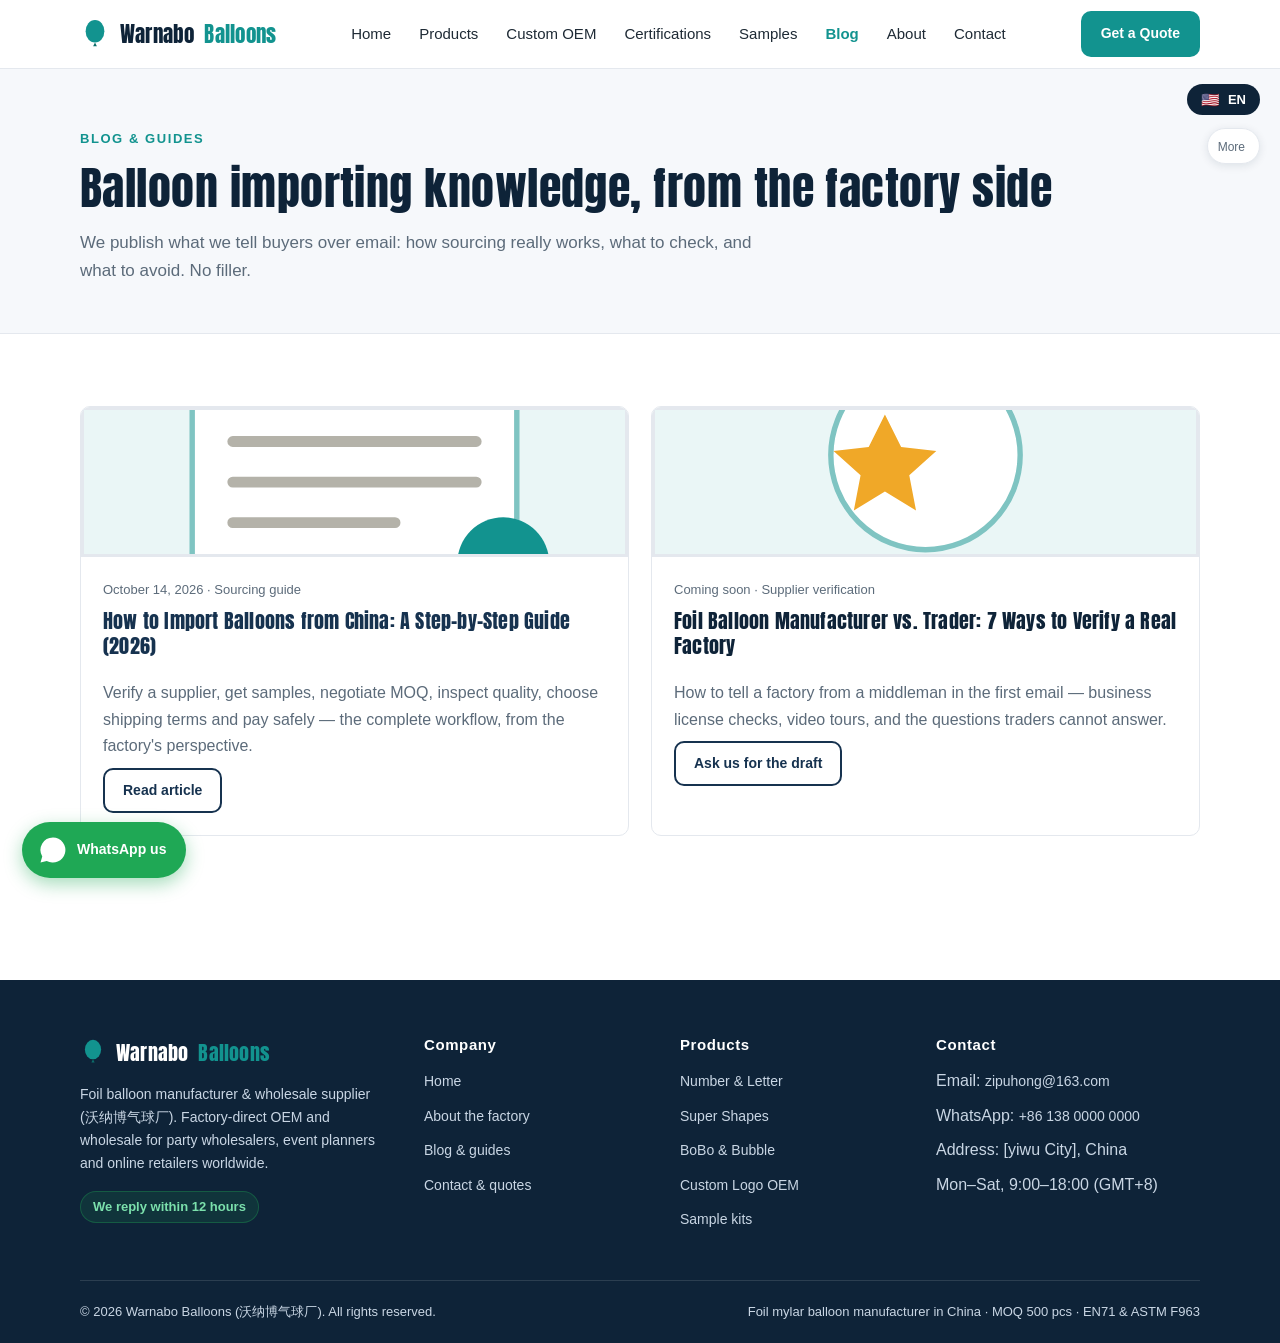
<file: blog.html>
<!DOCTYPE html>
<html lang="en">
<head>
<meta charset="UTF-8">
<meta name="viewport" content="width=device-width, initial-scale=1.0">
<title>Foil Balloon Importing &amp; Wholesale Guides | Warnabo Balloons Blog</title>
<meta name="description" content="Practical guides for balloon importers, wholesalers and retailers: how to import from China, verifying a factory, MOQ, reports and seasonal buying windows.">
<link rel="icon" href="data:image/svg+xml,%3Csvg xmlns='http://www.w3.org/2000/svg' viewBox='0 0 32 32'%3E%3Cellipse cx='16' cy='13' rx='10' ry='12' fill='%23E1553C'/%3E%3Cpath d='M16 25l-2 4h4z' fill='%23C24329'/%3E%3C/svg%3E">
<link rel="stylesheet" href="css/style.css">
<link rel="preconnect" href="https://fonts.googleapis.com">
<link rel="preconnect" href="https://fonts.gstatic.com" crossorigin>
<link href="https://fonts.googleapis.com/css2?family=Anton&display=swap" rel="stylesheet">
</head>
<body>
<header class="site-header">
  <div class="container header-inner">
    <a class="logo" href="index.html">
      <svg width="30" height="30" viewBox="0 0 32 32"><ellipse cx="16" cy="13" rx="10" ry="12" fill="#12938F"/><path d="M16 25l-2 4h4z" fill="#0C6E6B"/></svg>
      Warnabo <span>Balloons</span>
    </a>
    <nav class="nav" id="main-nav" aria-label="Main navigation">
      <a href="index.html" data-i18n="nav.home">Home</a>
      <a href="products.html" data-i18n="nav.products">Products</a>
      <a href="custom-oem.html" data-i18n="nav.oem">Custom OEM</a>
      <a href="certifications.html" data-i18n="nav.cert">Certifications</a>
      <a href="samples.html" data-i18n="nav.samples">Samples</a>
      <a href="blog.html" class="active" data-i18n="nav.blog">Blog</a>
      <a href="about.html" data-i18n="nav.about">About</a>
      <a href="contact.html" data-i18n="nav.contact">Contact</a>
    </nav>
    <div class="header-cta">
      <a class="btn btn-primary btn-sm" href="contact.html" data-i18n="cta.quote">Get a Quote</a>
      <button class="nav-toggle" aria-label="Toggle menu" aria-expanded="false">
        <svg width="22" height="22" viewBox="0 0 24 24" fill="none" stroke="#16324F" stroke-width="2"><path d="M3 6h18M3 12h18M3 18h18"/></svg>
      </button>
    </div>
  </div>
</header>
<main>
<section class="page-hero">
  <div class="container">
    <span class="kicker">Blog &amp; Guides</span>
    <h1>Balloon importing knowledge, from the factory side</h1>
    <p>We publish what we tell buyers over email: how sourcing really works, what to check, and what to avoid. No filler.</p>
  </div>
</section>
<section class="section">
  <div class="container grid grid-2">
    <div class="post-card">
      <img class="thumb" style="height:150px" src="images/blog-cover-1.svg" alt="Balloon importing guide" loading="lazy">
      <div class="body">
        <span class="post-meta">October 14, 2026 · Sourcing guide</span>
        <h2 style="font-size:20px"><a href="blog/how-to-import-balloons-from-china.html">How to Import Balloons from China: A Step-by-Step Guide (2026)</a></h2>
        <p>Verify a supplier, get samples, negotiate MOQ, inspect quality, choose shipping terms and pay safely — the complete workflow, from the factory's perspective.</p>
        <p><a class="btn btn-ghost btn-sm" href="blog/how-to-import-balloons-from-china.html" style="margin-top:auto">Read article</a></p>
      </div>
    </div>
    <div class="post-card">
      <img class="thumb" style="height:150px" src="images/blog-cover-2.svg" alt="Verifying a factory" loading="lazy">
      <div class="body">
        <span class="post-meta">Coming soon · Supplier verification</span>
        <h2 style="font-size:20px">Foil Balloon Manufacturer vs. Trader: 7 Ways to Verify a Real Factory</h2>
        <p>How to tell a factory from a middleman in the first email — business license checks, video tours, and the questions traders cannot answer.</p>
        <p><a class="btn btn-ghost btn-sm" href="contact.html" style="margin-top:auto">Ask us for the draft</a></p>
      </div>
    </div>
  </div>
</section>
</main>
<footer class="site-footer">
  <div class="container">
    <div class="footer-grid">
      <div>
        <div class="footer-brand">
          <svg width="26" height="26" viewBox="0 0 32 32"><ellipse cx="16" cy="13" rx="10" ry="12" fill="#12938F"/><path d="M16 25l-2 4h4z" fill="#0C6E6B"/></svg>
          Warnabo <span>Balloons</span>
        </div>
        <p style="color:#C9D6E4; font-size:14px">Foil balloon manufacturer &amp; wholesale supplier (沃纳博气球厂). Factory-direct OEM and wholesale for party wholesalers, event planners and online retailers worldwide.</p>
        <p class="mt-2"><span class="badge badge-green" style="background:#1FA85522; border-color:#1FA85555; color:#7BE0AC">We reply within 12 hours</span></p>
      </div>
      <div>
        <h4>Company</h4>
        <ul>
          <li><a href="index.html">Home</a></li>
          <li><a href="about.html">About the factory</a></li>
          <li><a href="blog.html">Blog &amp; guides</a></li>
          <li><a href="contact.html">Contact &amp; quotes</a></li>
        </ul>
      </div>
      <div>
        <h4>Products</h4>
        <ul>
          <li><a href="products.html#number-letter">Number &amp; Letter</a></li>
          <li><a href="products.html#super-shapes">Super Shapes</a></li>
          <li><a href="products.html#bobo-bubble">BoBo &amp; Bubble</a></li>
          <li><a href="custom-oem.html">Custom Logo OEM</a></li>
          <li><a href="samples.html">Sample kits</a></li>
        </ul>
      </div>
      <div>
        <h4>Contact</h4>
        <ul>
          <li>Email: <a href="mailto:hello@warnabo.com">hello@warnabo.com</a></li>
          <li>WhatsApp: <a href="https://wa.me/8613800000000?text=Hi%20Warnabo%2C%20I%20found%20you%20on%20your%20website%20and%20I%27m%20interested%20in%20your%20foil%20balloons." target="_blank" rel="noopener">+86 138 0000 0000</a></li>
          <li>Address: [Your City], China — replace</li>
          <li>Mon&ndash;Sat, 9:00&ndash;18:00 (GMT+8)</li>
        </ul>
      </div>
    </div>
    <div class="footer-bottom">
      <span>&copy; 2026 Warnabo Balloons (沃纳博气球厂). All rights reserved.</span>
      <span>Foil mylar balloon manufacturer in China &middot; MOQ 500 pcs &middot; EN71 &amp; ASTM F963</span>
    </div>
  </div>
</footer>
<a class="wa-float" href="https://wa.me/8613800000000?text=Hi%20Warnabo%2C%20I%20found%20you%20on%20your%20website%20and%20I%27m%20interested%20in%20your%20foil%20balloons." target="_blank" rel="noopener" aria-label="Chat on WhatsApp">
  <svg viewBox="0 0 24 24" fill="#fff"><path d="M17.5 14.4c-.3-.2-1.8-.9-2.1-1s-.5-.1-.7.1c-.2.3-.7.9-.9 1.1-.2.2-.3.2-.6.1-.3-.2-1.2-.5-2.3-1.4-.8-.8-1.4-1.6-1.6-1.9-.2-.3 0-.4.1-.6.1-.1.3-.4.5-.6.1-.2.2-.3.3-.5.1-.2 0-.4 0-.5s-.7-1.7-.9-2.3c-.2-.6-.5-.5-.7-.5h-.6c-.2 0-.5.1-.8.4-.3.3-1 1-1 2.4s1 2.8 1.2 3c.1.2 2 3.1 4.9 4.3 2.4 1 3.4 1.1 4.6 1 .6 0 1.5-.6 1.7-1.2.2-.6.2-1.1.2-1.2-.1-.1-.2-.2-.5-.3zM12 2a10 10 0 00-8.6 15.1L2 22l5-1.3A10 10 0 1012 2z"/></svg>
<span class="wa-label">WhatsApp us</span></a>
<script src="js/main.js"></script>
<script src="js/render.js" defer></script>
<script src="wb-features.js" defer></script>
</body>
</html>
</file>
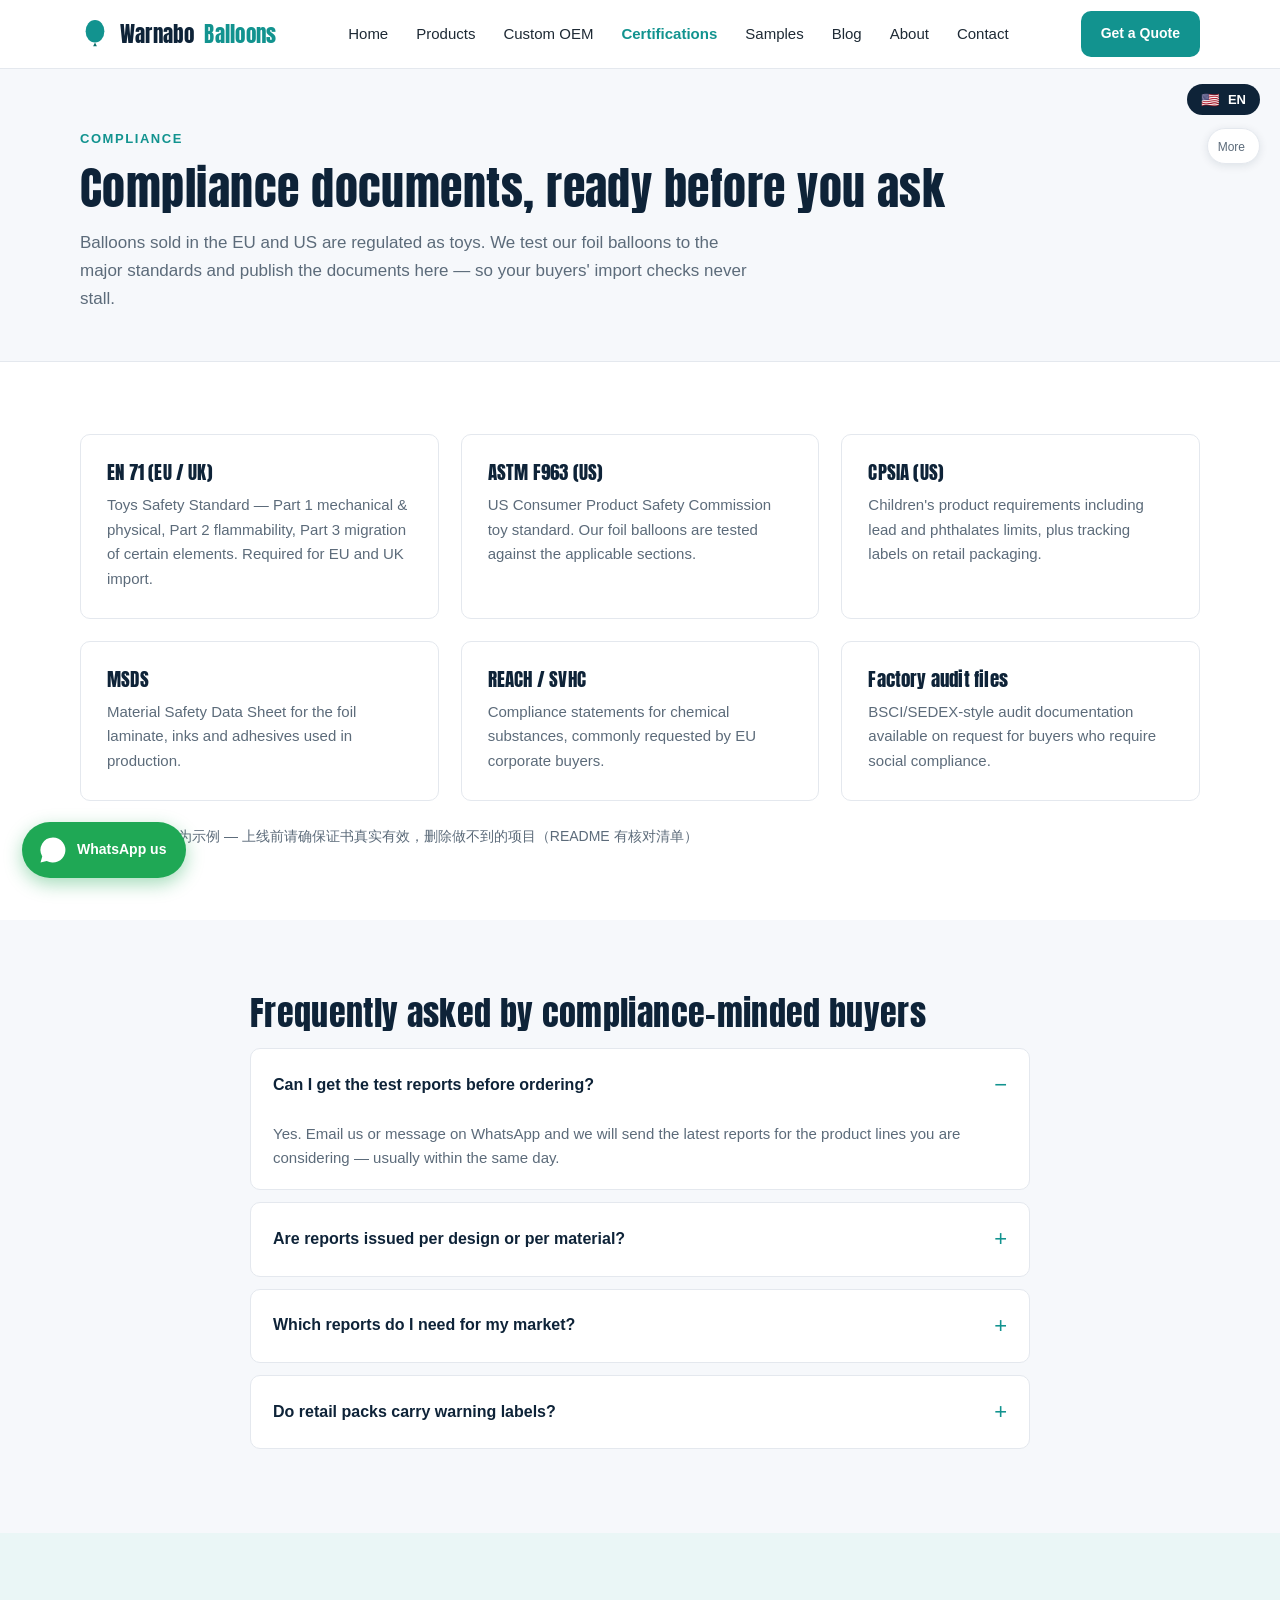
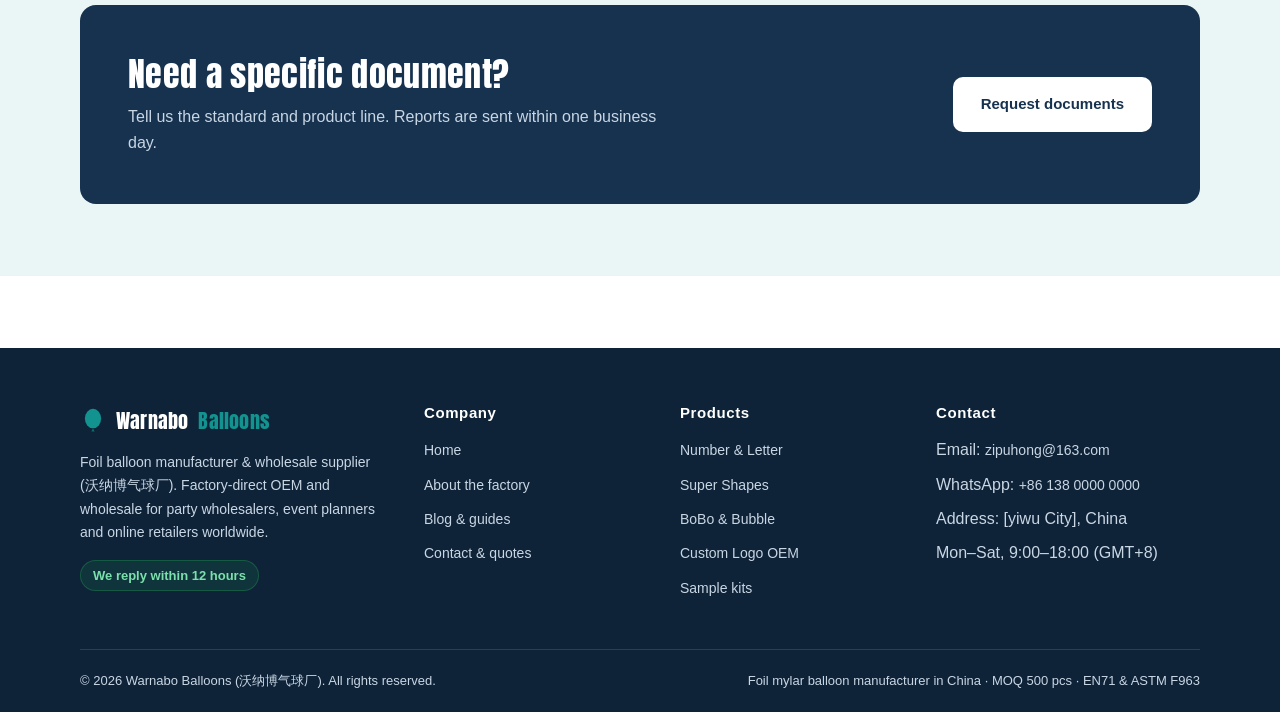
<file: certifications.html>
<!DOCTYPE html>
<html lang="en">
<head>
<meta charset="UTF-8">
<meta name="viewport" content="width=device-width, initial-scale=1.0">
<title>EN71 &amp; ASTM F963 Balloon Testing &amp; Certifications | Warnabo Balloons</title>
<meta name="description" content="Wholesale foil balloons tested to EN71-1/2/3, ASTM F963 and CPSIA. Download test reports, MSDS and compliance documents directly — no waiting.">
<link rel="icon" href="data:image/svg+xml,%3Csvg xmlns='http://www.w3.org/2000/svg' viewBox='0 0 32 32'%3E%3Cellipse cx='16' cy='13' rx='10' ry='12' fill='%23E1553C'/%3E%3Cpath d='M16 25l-2 4h4z' fill='%23C24329'/%3E%3C/svg%3E">
<link rel="stylesheet" href="css/style.css">
<link rel="preconnect" href="https://fonts.googleapis.com">
<link rel="preconnect" href="https://fonts.gstatic.com" crossorigin>
<link href="https://fonts.googleapis.com/css2?family=Anton&display=swap" rel="stylesheet">
</head>
<body>
<header class="site-header">
  <div class="container header-inner">
    <a class="logo" href="index.html">
      <svg width="30" height="30" viewBox="0 0 32 32"><ellipse cx="16" cy="13" rx="10" ry="12" fill="#12938F"/><path d="M16 25l-2 4h4z" fill="#0C6E6B"/></svg>
      Warnabo <span>Balloons</span>
    </a>
    <nav class="nav" id="main-nav" aria-label="Main navigation">
      <a href="index.html" data-i18n="nav.home">Home</a>
      <a href="products.html" data-i18n="nav.products">Products</a>
      <a href="custom-oem.html" data-i18n="nav.oem">Custom OEM</a>
      <a href="certifications.html" class="active" data-i18n="nav.cert">Certifications</a>
      <a href="samples.html" data-i18n="nav.samples">Samples</a>
      <a href="blog.html" data-i18n="nav.blog">Blog</a>
      <a href="about.html" data-i18n="nav.about">About</a>
      <a href="contact.html" data-i18n="nav.contact">Contact</a>
    </nav>
    <div class="header-cta">
      <a class="btn btn-primary btn-sm" href="contact.html" data-i18n="cta.quote">Get a Quote</a>
      <button class="nav-toggle" aria-label="Toggle menu" aria-expanded="false">
        <svg width="22" height="22" viewBox="0 0 24 24" fill="none" stroke="#16324F" stroke-width="2"><path d="M3 6h18M3 12h18M3 18h18"/></svg>
      </button>
    </div>
  </div>
</header>
<main>
<section class="page-hero">
  <div class="container">
    <span class="kicker">Compliance</span>
    <h1>Compliance documents, ready before you ask</h1>
    <p>Balloons sold in the EU and US are regulated as toys. We test our foil balloons to the major standards and publish the documents here — so your buyers' import checks never stall.</p>
  </div>
</section>
<section class="section">
  <div class="container">
    <div class="grid grid-3">
      <div class="card"><h3>EN 71 (EU / UK)</h3><p>Toys Safety Standard — Part 1 mechanical &amp; physical, Part 2 flammability, Part 3 migration of certain elements. Required for EU and UK import.</p></div>
      <div class="card"><h3>ASTM F963 (US)</h3><p>US Consumer Product Safety Commission toy standard. Our foil balloons are tested against the applicable sections.</p></div>
      <div class="card"><h3>CPSIA (US)</h3><p>Children's product requirements including lead and phthalates limits, plus tracking labels on retail packaging.</p></div>
      <div class="card"><h3>MSDS</h3><p>Material Safety Data Sheet for the foil laminate, inks and adhesives used in production.</p></div>
      <div class="card"><h3>REACH / SVHC</h3><p>Compliance statements for chemical substances, commonly requested by EU corporate buyers.</p></div>
      <div class="card"><h3>Factory audit files</h3><p>BSCI/SEDEX-style audit documentation available on request for buyers who require social compliance.</p></div>
    </div>
    <p class="mt-3" style="font-size:14px; color:var(--muted)">注意：以上清单为示例 — 上线前请确保证书真实有效，删除做不到的项目（README 有核对清单）</p>
  </div>
</section>
<section class="section section-soft">
  <div class="container" style="max-width:820px">
    <h2>Frequently asked by compliance-minded buyers</h2>
    <details class="faq-item" open><summary>Can I get the test reports before ordering?</summary><p>Yes. Email us or message on WhatsApp and we will send the latest reports for the product lines you are considering — usually within the same day.</p></details>
    <details class="faq-item"><summary>Are reports issued per design or per material?</summary><p>Reports are issued per material and print process. If your custom artwork uses the same ink system and film, the existing report usually covers it — we confirm this before quoting.</p></details>
    <details class="faq-item"><summary>Which reports do I need for my market?</summary><p>EU/UK: EN 71. US: ASTM F963 + CPSIA. Middle East and most other markets have no mandatory toy testing, though many importers still ask for EN 71 as a quality benchmark. Tell us your destination and we will advise.</p></details>
    <details class="faq-item"><summary>Do retail packs carry warning labels?</summary><p>Yes. Balloons are a choking hazard for children under 8 — retail packaging includes the required warning text for US shipments (CPSIA tracking label applied on request).</p></details>
  </div>
</section>
<section class="section section-warm">
  <div class="container">
    <div class="cta-band">
      <div>
        <h2>Need a specific document?</h2>
        <p>Tell us the standard and product line. Reports are sent within one business day.</p>
      </div>
      <a class="btn btn-light" href="contact.html">Request documents</a>
    </div>
  </div>
</section>
</main>
<footer class="site-footer">
  <div class="container">
    <div class="footer-grid">
      <div>
        <div class="footer-brand">
          <svg width="26" height="26" viewBox="0 0 32 32"><ellipse cx="16" cy="13" rx="10" ry="12" fill="#12938F"/><path d="M16 25l-2 4h4z" fill="#0C6E6B"/></svg>
          Warnabo <span>Balloons</span>
        </div>
        <p style="color:#C9D6E4; font-size:14px">Foil balloon manufacturer &amp; wholesale supplier (沃纳博气球厂). Factory-direct OEM and wholesale for party wholesalers, event planners and online retailers worldwide.</p>
        <p class="mt-2"><span class="badge badge-green" style="background:#1FA85522; border-color:#1FA85555; color:#7BE0AC">We reply within 12 hours</span></p>
      </div>
      <div>
        <h4>Company</h4>
        <ul>
          <li><a href="index.html">Home</a></li>
          <li><a href="about.html">About the factory</a></li>
          <li><a href="blog.html">Blog &amp; guides</a></li>
          <li><a href="contact.html">Contact &amp; quotes</a></li>
        </ul>
      </div>
      <div>
        <h4>Products</h4>
        <ul>
          <li><a href="products.html#number-letter">Number &amp; Letter</a></li>
          <li><a href="products.html#super-shapes">Super Shapes</a></li>
          <li><a href="products.html#bobo-bubble">BoBo &amp; Bubble</a></li>
          <li><a href="custom-oem.html">Custom Logo OEM</a></li>
          <li><a href="samples.html">Sample kits</a></li>
        </ul>
      </div>
      <div>
        <h4>Contact</h4>
        <ul>
          <li>Email: <a href="mailto:hello@warnabo.com">hello@warnabo.com</a></li>
          <li>WhatsApp: <a href="https://wa.me/8613800000000?text=Hi%20Warnabo%2C%20I%20found%20you%20on%20your%20website%20and%20I%27m%20interested%20in%20your%20foil%20balloons." target="_blank" rel="noopener">+86 138 0000 0000</a></li>
          <li>Address: [Your City], China — replace</li>
          <li>Mon&ndash;Sat, 9:00&ndash;18:00 (GMT+8)</li>
        </ul>
      </div>
    </div>
    <div class="footer-bottom">
      <span>&copy; 2026 Warnabo Balloons (沃纳博气球厂). All rights reserved.</span>
      <span>Foil mylar balloon manufacturer in China &middot; MOQ 500 pcs &middot; EN71 &amp; ASTM F963</span>
    </div>
  </div>
</footer>
<a class="wa-float" href="https://wa.me/8613800000000?text=Hi%20Warnabo%2C%20I%20found%20you%20on%20your%20website%20and%20I%27m%20interested%20in%20your%20foil%20balloons." target="_blank" rel="noopener" aria-label="Chat on WhatsApp">
  <svg viewBox="0 0 24 24" fill="#fff"><path d="M17.5 14.4c-.3-.2-1.8-.9-2.1-1s-.5-.1-.7.1c-.2.3-.7.9-.9 1.1-.2.2-.3.2-.6.1-.3-.2-1.2-.5-2.3-1.4-.8-.8-1.4-1.6-1.6-1.9-.2-.3 0-.4.1-.6.1-.1.3-.4.5-.6.1-.2.2-.3.3-.5.1-.2 0-.4 0-.5s-.7-1.7-.9-2.3c-.2-.6-.5-.5-.7-.5h-.6c-.2 0-.5.1-.8.4-.3.3-1 1-1 2.4s1 2.8 1.2 3c.1.2 2 3.1 4.9 4.3 2.4 1 3.4 1.1 4.6 1 .6 0 1.5-.6 1.7-1.2.2-.6.2-1.1.2-1.2-.1-.1-.2-.2-.5-.3zM12 2a10 10 0 00-8.6 15.1L2 22l5-1.3A10 10 0 1012 2z"/></svg>
<span class="wa-label">WhatsApp us</span></a>
<script src="js/main.js"></script>
<script src="js/render.js" defer></script>
<script src="wb-features.js" defer></script>
</body>
</html>
</file>
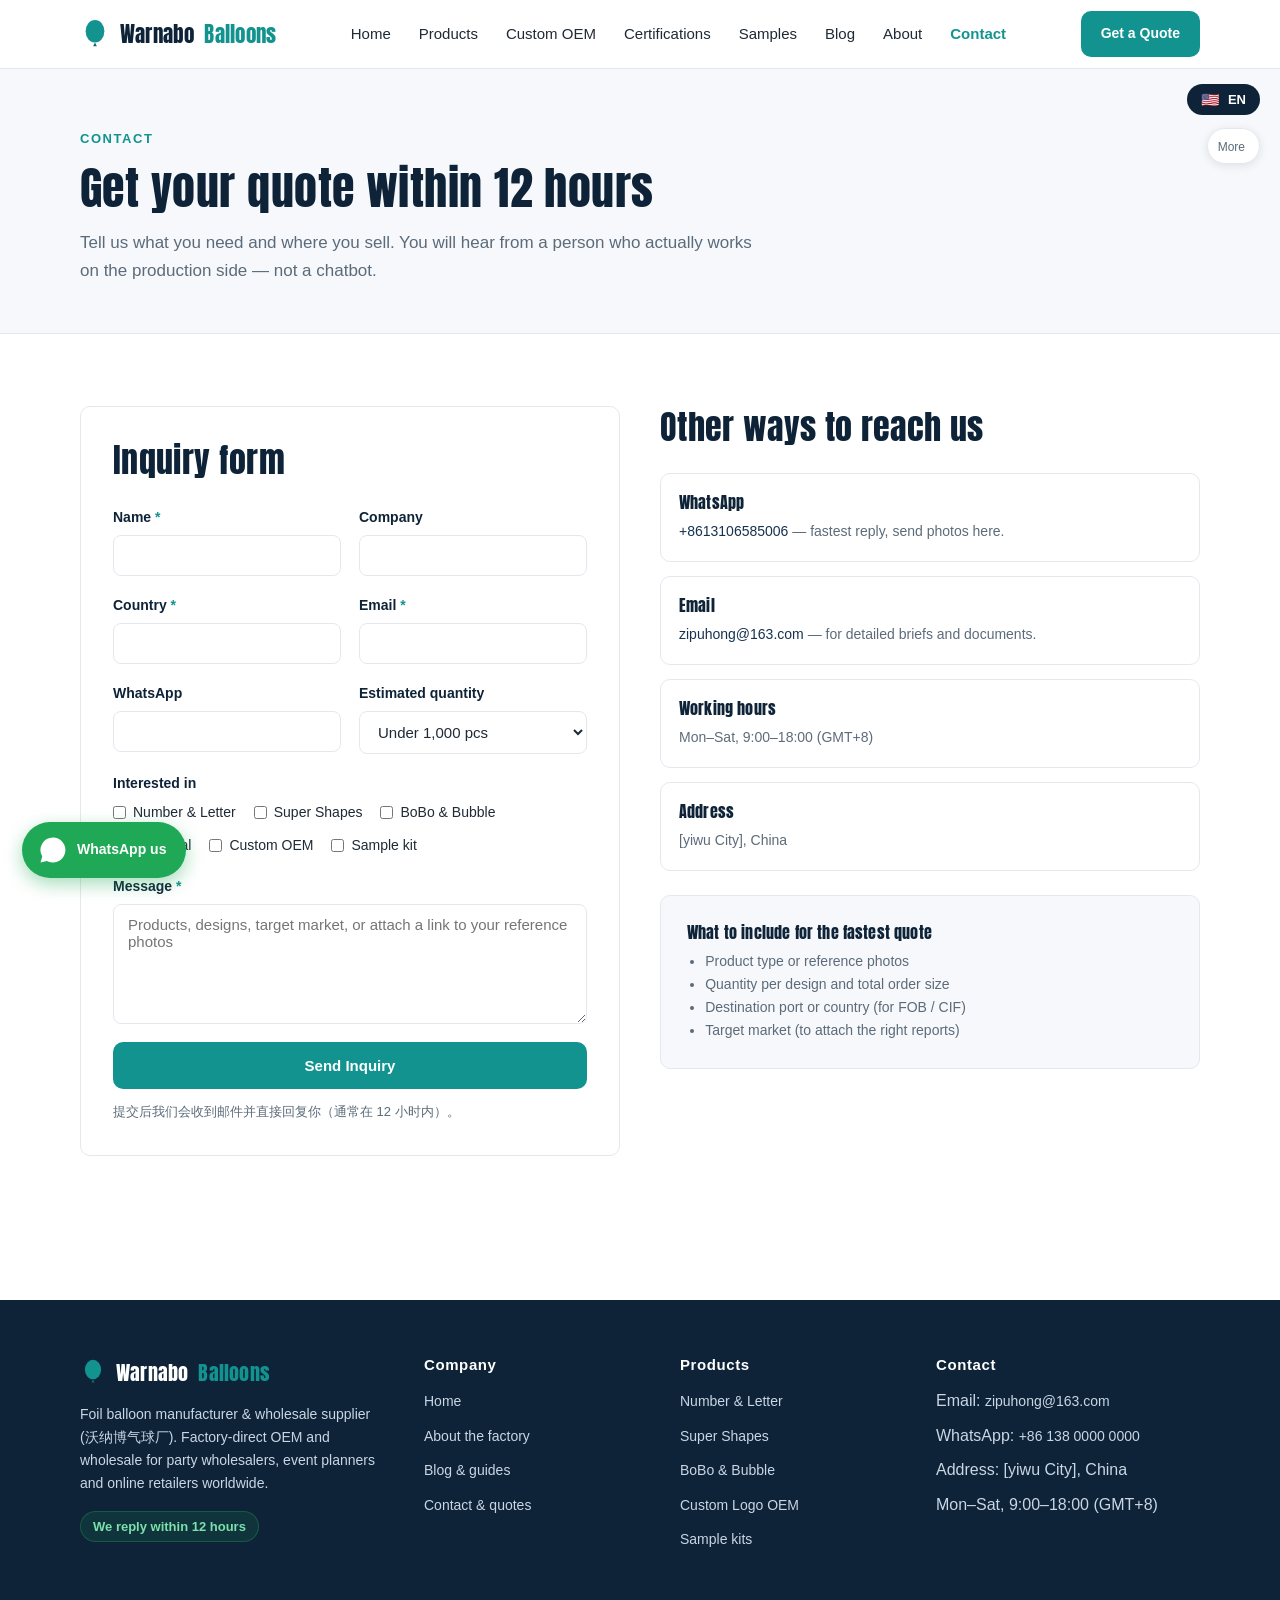
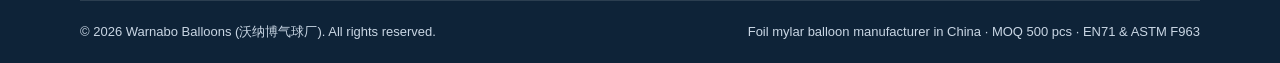
<file: contact.html>
<!DOCTYPE html>
<html lang="en">
<head>
<meta charset="UTF-8">
<meta name="viewport" content="width=device-width, initial-scale=1.0">
<title>Contact Warnabo Balloons — Quote in 12 Hours</title>
<meta name="description" content="Contact our foil balloon factory for wholesale pricing, custom OEM quotes or sample kits. Reply within 12 hours, Mon-Sat.">
<link rel="icon" href="data:image/svg+xml,%3Csvg xmlns='http://www.w3.org/2000/svg' viewBox='0 0 32 32'%3E%3Cellipse cx='16' cy='13' rx='10' ry='12' fill='%23E1553C'/%3E%3Cpath d='M16 25l-2 4h4z' fill='%23C24329'/%3E%3C/svg%3E">
<link rel="stylesheet" href="css/style.css">
<link rel="preconnect" href="https://fonts.googleapis.com">
<link rel="preconnect" href="https://fonts.gstatic.com" crossorigin>
<link href="https://fonts.googleapis.com/css2?family=Anton&display=swap" rel="stylesheet">
</head>
<body>
<header class="site-header">
  <div class="container header-inner">
    <a class="logo" href="index.html">
      <svg width="30" height="30" viewBox="0 0 32 32"><ellipse cx="16" cy="13" rx="10" ry="12" fill="#12938F"/><path d="M16 25l-2 4h4z" fill="#0C6E6B"/></svg>
      Warnabo <span>Balloons</span>
    </a>
    <nav class="nav" id="main-nav" aria-label="Main navigation">
      <a href="index.html" data-i18n="nav.home">Home</a>
      <a href="products.html" data-i18n="nav.products">Products</a>
      <a href="custom-oem.html" data-i18n="nav.oem">Custom OEM</a>
      <a href="certifications.html" data-i18n="nav.cert">Certifications</a>
      <a href="samples.html" data-i18n="nav.samples">Samples</a>
      <a href="blog.html" data-i18n="nav.blog">Blog</a>
      <a href="about.html" data-i18n="nav.about">About</a>
      <a href="contact.html" class="active" data-i18n="nav.contact">Contact</a>
    </nav>
    <div class="header-cta">
      <a class="btn btn-primary btn-sm" href="contact.html" data-i18n="cta.quote">Get a Quote</a>
      <button class="nav-toggle" aria-label="Toggle menu" aria-expanded="false">
        <svg width="22" height="22" viewBox="0 0 24 24" fill="none" stroke="#16324F" stroke-width="2"><path d="M3 6h18M3 12h18M3 18h18"/></svg>
      </button>
    </div>
  </div>
</header>
<main>
<section class="page-hero">
  <div class="container">
    <span class="kicker">Contact</span>
    <h1>Get your quote within 12 hours</h1>
    <p>Tell us what you need and where you sell. You will hear from a person who actually works on the production side — not a chatbot.</p>
  </div>
</section>
<section class="section">
  <div class="container grid grid-2" style="gap:40px; align-items:start">
    <div class="form-card">
      <h2>Inquiry form</h2>
      <form id="inquiry-form" class="form-grid mt-3" name="inquiry" method="POST" data-netlify="true" netlify-honeypot="bot-field" action="/">
        <input type="hidden" name="form-name" value="inquiry">
        <p class="hidden" style="display:none"><label>Don't fill this out: <input name="bot-field"></label></p>
        <div class="field"><label for="f-name">Name <span class="req">*</span></label><input id="f-name" name="name" type="text" required></div>
        <div class="field"><label for="f-company">Company</label><input id="f-company" name="company" type="text"></div>
        <div class="field"><label for="f-country">Country <span class="req">*</span></label><input id="f-country" name="country" type="text" required></div>
        <div class="field"><label for="f-email">Email <span class="req">*</span></label><input id="f-email" name="email" type="email" required></div>
        <div class="field"><label for="f-whatsapp">WhatsApp</label><input id="f-whatsapp" name="whatsapp" type="text"></div>
        <div class="field"><label for="f-qty">Estimated quantity</label>
          <select id="f-qty" name="quantity">
            <option>Under 1,000 pcs</option>
            <option>1,000 – 5,000 pcs</option>
            <option>5,000 – 20,000 pcs</option>
            <option>20,000+ pcs / container</option>
          </select>
        </div>
        <div class="field full"><label>Interested in</label>
          <div class="check-group">
            <label><input type="checkbox" name="interest" value="number-letter"> Number &amp; Letter</label>
            <label><input type="checkbox" name="interest" value="super-shapes"> Super Shapes</label>
            <label><input type="checkbox" name="interest" value="bobo-bubble"> BoBo &amp; Bubble</label>
            <label><input type="checkbox" name="interest" value="seasonal"> Seasonal</label>
            <label><input type="checkbox" name="interest" value="custom-oem"> Custom OEM</label>
            <label><input type="checkbox" name="interest" value="sample"> Sample kit</label>
          </div>
        </div>
        <div class="field full"><label for="f-message">Message <span class="req">*</span></label><textarea id="f-message" name="message" required placeholder="Products, designs, target market, or attach a link to your reference photos"></textarea></div>
        <div class="field full"><button class="btn btn-primary" type="submit">Send Inquiry</button></div>
      </form>
      <p id="form-status" class="form-note" role="status"></p>
      <p class="form-note">提交后我们会收到邮件并直接回复你（通常在 12 小时内）。</p>
    </div>
    <div>
      <h2>Other ways to reach us</h2>
      <div class="grid mt-3" style="gap:14px">
<div id="contact-methods" class="grid" style="gap:14px"></div>
      </div>
      <div class="card mt-3" style="background:var(--bg-soft)">
        <h3 style="font-size:16px">What to include for the fastest quote</h3>
        <ul class="mt-1" style="font-size:14px; color:var(--muted)">
          <li>Product type or reference photos</li>
          <li>Quantity per design and total order size</li>
          <li>Destination port or country (for FOB / CIF)</li>
          <li>Target market (to attach the right reports)</li>
        </ul>
      </div>
    </div>
  </div>
</section>
</main>
<footer class="site-footer">
  <div class="container">
    <div class="footer-grid">
      <div>
        <div class="footer-brand">
          <svg width="26" height="26" viewBox="0 0 32 32"><ellipse cx="16" cy="13" rx="10" ry="12" fill="#12938F"/><path d="M16 25l-2 4h4z" fill="#0C6E6B"/></svg>
          Warnabo <span>Balloons</span>
        </div>
        <p style="color:#C9D6E4; font-size:14px">Foil balloon manufacturer &amp; wholesale supplier (沃纳博气球厂). Factory-direct OEM and wholesale for party wholesalers, event planners and online retailers worldwide.</p>
        <p class="mt-2"><span class="badge badge-green" style="background:#1FA85522; border-color:#1FA85555; color:#7BE0AC">We reply within 12 hours</span></p>
      </div>
      <div>
        <h4>Company</h4>
        <ul>
          <li><a href="index.html">Home</a></li>
          <li><a href="about.html">About the factory</a></li>
          <li><a href="blog.html">Blog &amp; guides</a></li>
          <li><a href="contact.html">Contact &amp; quotes</a></li>
        </ul>
      </div>
      <div>
        <h4>Products</h4>
        <ul>
          <li><a href="products.html#number-letter">Number &amp; Letter</a></li>
          <li><a href="products.html#super-shapes">Super Shapes</a></li>
          <li><a href="products.html#bobo-bubble">BoBo &amp; Bubble</a></li>
          <li><a href="custom-oem.html">Custom Logo OEM</a></li>
          <li><a href="samples.html">Sample kits</a></li>
        </ul>
      </div>
      <div>
        <h4>Contact</h4>
        <ul>
          <li>Email: <a href="mailto:hello@warnabo.com">hello@warnabo.com</a></li>
          <li>WhatsApp: <a href="https://wa.me/8613800000000?text=Hi%20Warnabo%2C%20I%20found%20you%20on%20your%20website%20and%20I%27m%20interested%20in%20your%20foil%20balloons." target="_blank" rel="noopener">+86 138 0000 0000</a></li>
          <li>Address: [Your City], China — replace</li>
          <li>Mon&ndash;Sat, 9:00&ndash;18:00 (GMT+8)</li>
        </ul>
      </div>
    </div>
    <div class="footer-bottom">
      <span>&copy; 2026 Warnabo Balloons (沃纳博气球厂). All rights reserved.</span>
      <span>Foil mylar balloon manufacturer in China &middot; MOQ 500 pcs &middot; EN71 &amp; ASTM F963</span>
    </div>
  </div>
</footer>
<a class="wa-float" href="https://wa.me/8613800000000?text=Hi%20Warnabo%2C%20I%20found%20you%20on%20your%20website%20and%20I%27m%20interested%20in%20your%20foil%20balloons." target="_blank" rel="noopener" aria-label="Chat on WhatsApp">
  <svg viewBox="0 0 24 24" fill="#fff"><path d="M17.5 14.4c-.3-.2-1.8-.9-2.1-1s-.5-.1-.7.1c-.2.3-.7.9-.9 1.1-.2.2-.3.2-.6.1-.3-.2-1.2-.5-2.3-1.4-.8-.8-1.4-1.6-1.6-1.9-.2-.3 0-.4.1-.6.1-.1.3-.4.5-.6.1-.2.2-.3.3-.5.1-.2 0-.4 0-.5s-.7-1.7-.9-2.3c-.2-.6-.5-.5-.7-.5h-.6c-.2 0-.5.1-.8.4-.3.3-1 1-1 2.4s1 2.8 1.2 3c.1.2 2 3.1 4.9 4.3 2.4 1 3.4 1.1 4.6 1 .6 0 1.5-.6 1.7-1.2.2-.6.2-1.1.2-1.2-.1-.1-.2-.2-.5-.3zM12 2a10 10 0 00-8.6 15.1L2 22l5-1.3A10 10 0 1012 2z"/></svg>
<span class="wa-label">WhatsApp us</span></a>
<script src="js/main.js"></script>
<script src="js/render.js" defer></script>
<script src="wb-features.js" defer></script>
</body>
</html>
</file>
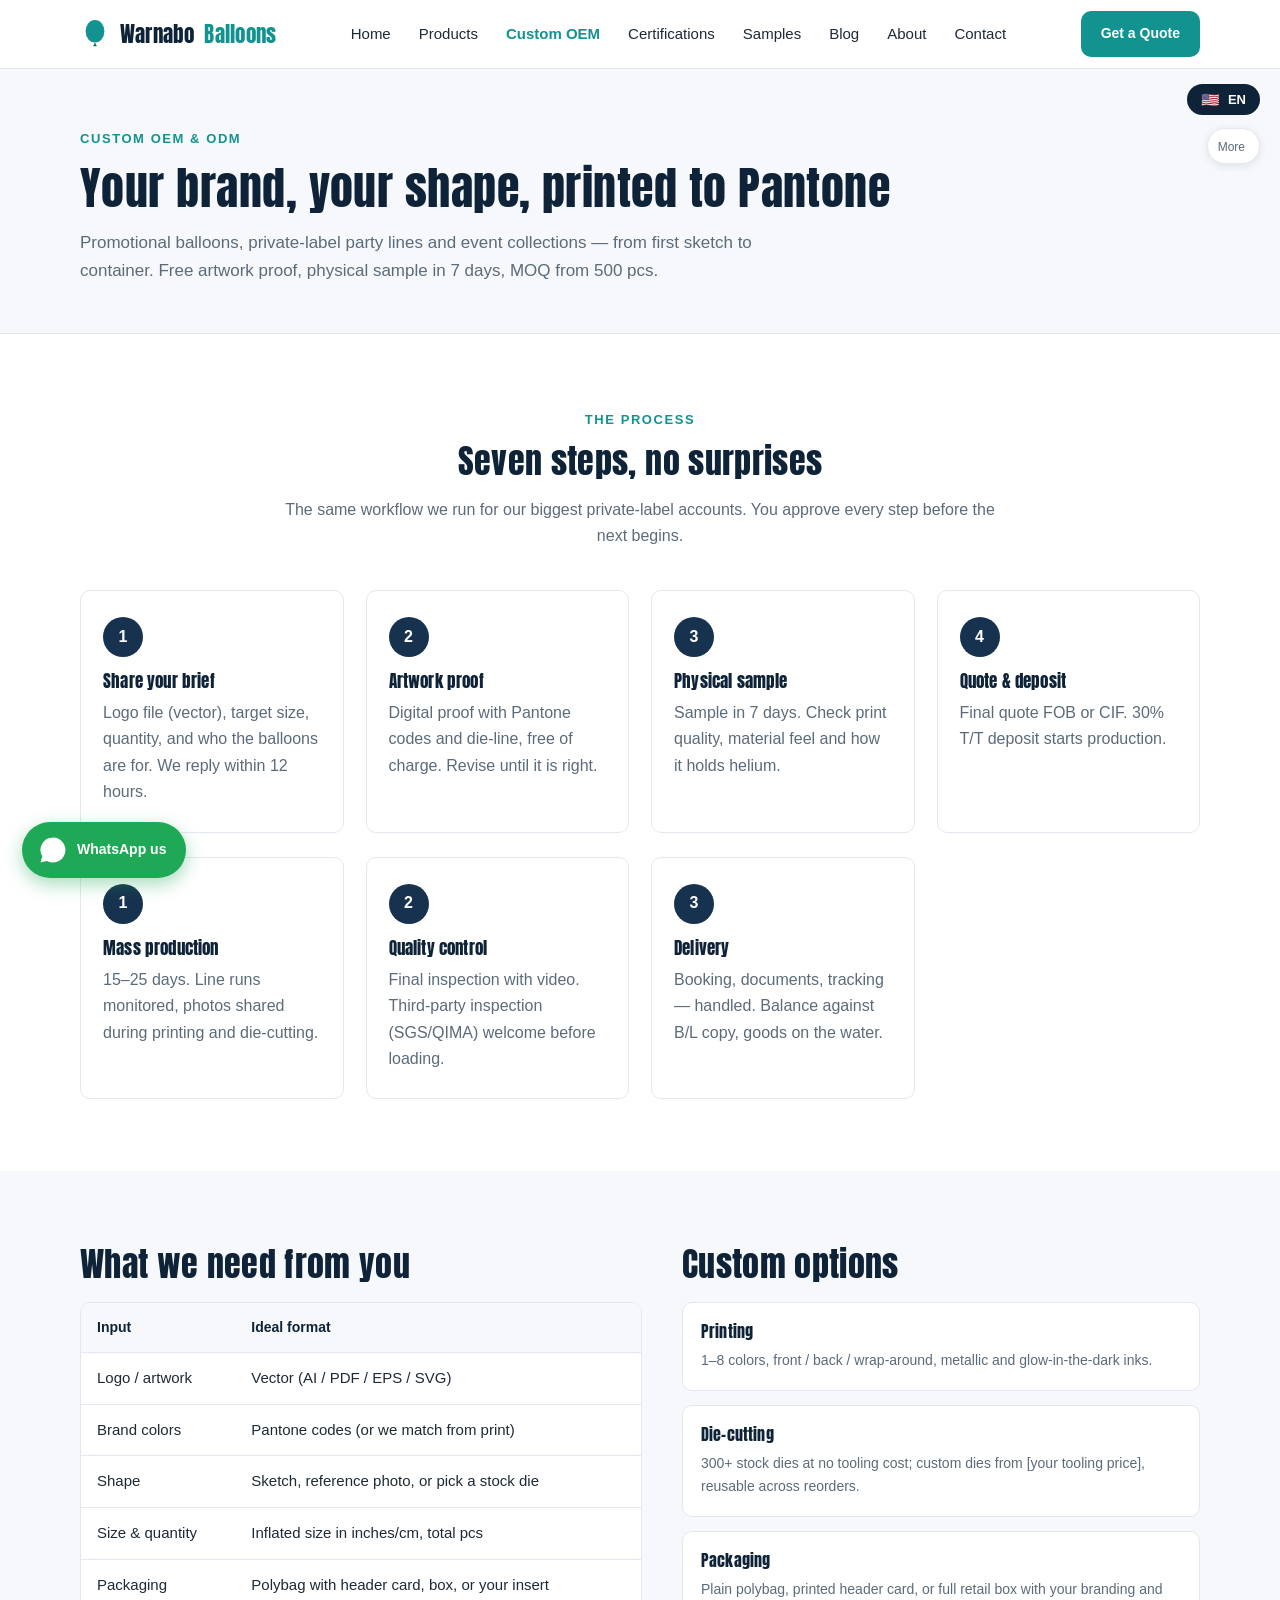
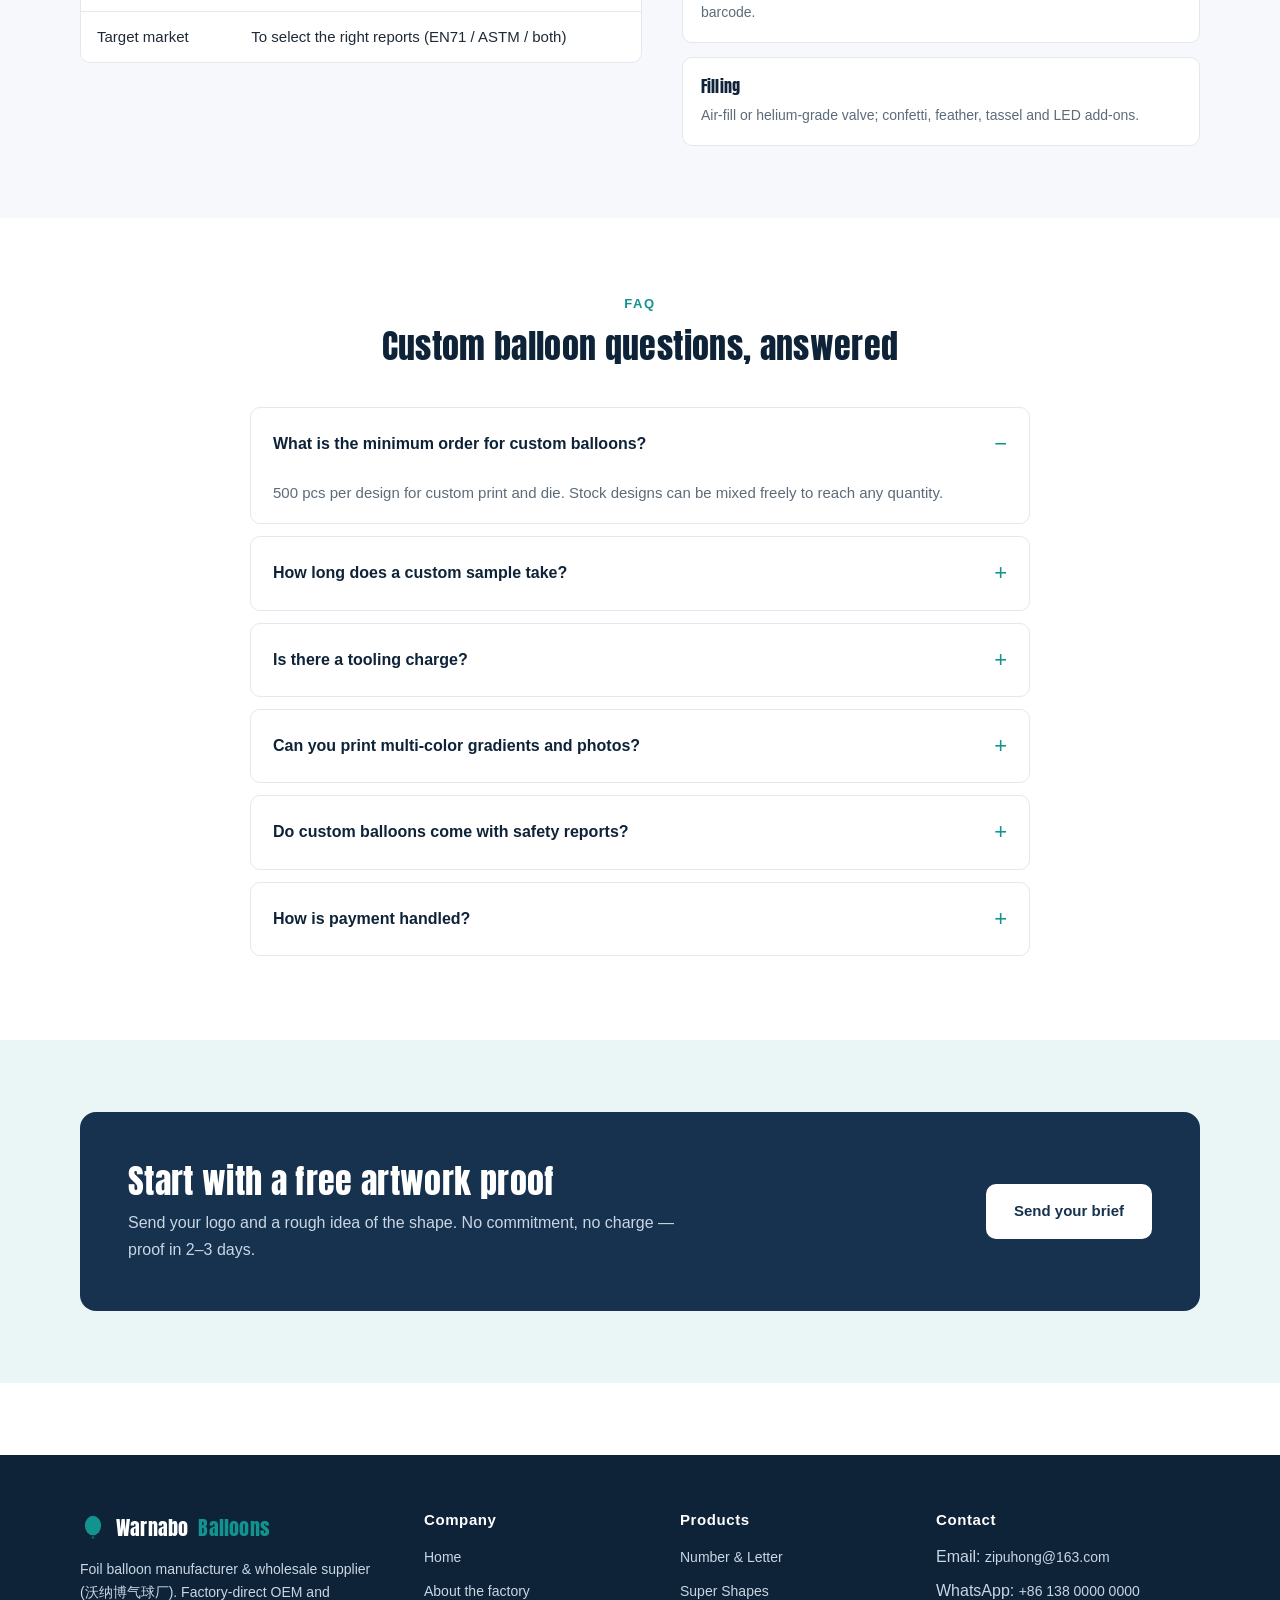
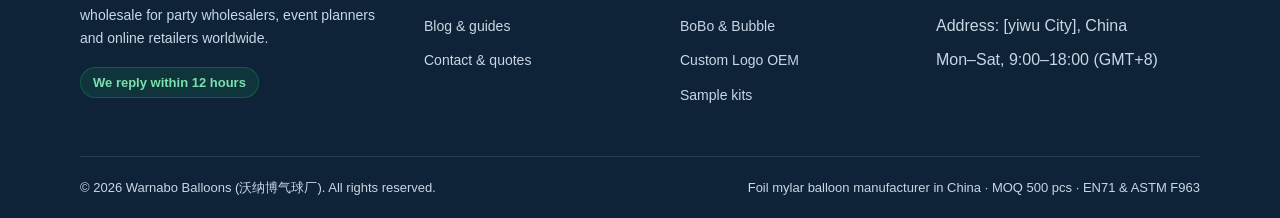
<file: custom-oem.html>
<!DOCTYPE html>
<html lang="en">
<head>
<meta charset="UTF-8">
<meta name="viewport" content="width=device-width, initial-scale=1.0">
<title>Custom Logo Foil Balloons — OEM &amp; ODM Service | Warnabo Balloons</title>
<meta name="description" content="OEM custom foil balloon service: your logo, your shape, your packaging. MOQ 500 pcs, free artwork proof, physical sample in 7 days. EN71 &amp; ASTM F963 tested.">
<link rel="icon" href="data:image/svg+xml,%3Csvg xmlns='http://www.w3.org/2000/svg' viewBox='0 0 32 32'%3E%3Cellipse cx='16' cy='13' rx='10' ry='12' fill='%23E1553C'/%3E%3Cpath d='M16 25l-2 4h4z' fill='%23C24329'/%3E%3C/svg%3E">
<link rel="stylesheet" href="css/style.css">
<link rel="preconnect" href="https://fonts.googleapis.com">
<link rel="preconnect" href="https://fonts.gstatic.com" crossorigin>
<link href="https://fonts.googleapis.com/css2?family=Anton&display=swap" rel="stylesheet">
</head>
<body>
<header class="site-header">
  <div class="container header-inner">
    <a class="logo" href="index.html">
      <svg width="30" height="30" viewBox="0 0 32 32"><ellipse cx="16" cy="13" rx="10" ry="12" fill="#12938F"/><path d="M16 25l-2 4h4z" fill="#0C6E6B"/></svg>
      Warnabo <span>Balloons</span>
    </a>
    <nav class="nav" id="main-nav" aria-label="Main navigation">
      <a href="index.html" data-i18n="nav.home">Home</a>
      <a href="products.html" data-i18n="nav.products">Products</a>
      <a href="custom-oem.html" class="active" data-i18n="nav.oem">Custom OEM</a>
      <a href="certifications.html" data-i18n="nav.cert">Certifications</a>
      <a href="samples.html" data-i18n="nav.samples">Samples</a>
      <a href="blog.html" data-i18n="nav.blog">Blog</a>
      <a href="about.html" data-i18n="nav.about">About</a>
      <a href="contact.html" data-i18n="nav.contact">Contact</a>
    </nav>
    <div class="header-cta">
      <a class="btn btn-primary btn-sm" href="contact.html" data-i18n="cta.quote">Get a Quote</a>
      <button class="nav-toggle" aria-label="Toggle menu" aria-expanded="false">
        <svg width="22" height="22" viewBox="0 0 24 24" fill="none" stroke="#16324F" stroke-width="2"><path d="M3 6h18M3 12h18M3 18h18"/></svg>
      </button>
    </div>
  </div>
</header>
<main>
<section class="page-hero">
  <div class="container">
    <span class="kicker">Custom OEM &amp; ODM</span>
    <h1>Your brand, your shape, printed to Pantone</h1>
    <p>Promotional balloons, private-label party lines and event collections — from first sketch to container. Free artwork proof, physical sample in 7 days, MOQ from 500 pcs.</p>
  </div>
</section>
<section class="section">
  <div class="container">
    <div class="section-head center">
      <span class="kicker">The Process</span>
      <h2>Seven steps, no surprises</h2>
      <p>The same workflow we run for our biggest private-label accounts. You approve every step before the next begins.</p>
    </div>
    <div class="steps">
      <div class="step"><h3>Share your brief</h3><p>Logo file (vector), target size, quantity, and who the balloons are for. We reply within 12 hours.</p></div>
      <div class="step"><h3>Artwork proof</h3><p>Digital proof with Pantone codes and die-line, free of charge. Revise until it is right.</p></div>
      <div class="step"><h3>Physical sample</h3><p>Sample in 7 days. Check print quality, material feel and how it holds helium.</p></div>
      <div class="step"><h3>Quote &amp; deposit</h3><p>Final quote FOB or CIF. 30% T/T deposit starts production.</p></div>
    </div>
    <div class="steps mt-3">
      <div class="step"><h3>Mass production</h3><p>15&ndash;25 days. Line runs monitored, photos shared during printing and die-cutting.</p></div>
      <div class="step"><h3>Quality control</h3><p>Final inspection with video. Third-party inspection (SGS/QIMA) welcome before loading.</p></div>
      <div class="step"><h3>Delivery</h3><p>Booking, documents, tracking — handled. Balance against B/L copy, goods on the water.</p></div>
    </div>
  </div>
</section>
<section class="section section-soft">
  <div class="container grid grid-2" style="gap:40px; align-items:start">
    <div>
      <h2>What we need from you</h2>
      <div class="table-wrap mt-2">
        <table>
          <tr><th>Input</th><th>Ideal format</th></tr>
          <tr><td>Logo / artwork</td><td>Vector (AI / PDF / EPS / SVG)</td></tr>
          <tr><td>Brand colors</td><td>Pantone codes (or we match from print)</td></tr>
          <tr><td>Shape</td><td>Sketch, reference photo, or pick a stock die</td></tr>
          <tr><td>Size &amp; quantity</td><td>Inflated size in inches/cm, total pcs</td></tr>
          <tr><td>Packaging</td><td>Polybag with header card, box, or your insert</td></tr>
          <tr><td>Target market</td><td>To select the right reports (EN71 / ASTM / both)</td></tr>
        </table>
      </div>
    </div>
    <div>
      <h2>Custom options</h2>
      <div class="grid mt-2" style="gap:14px">
        <div class="card" style="padding:18px"><h3 style="font-size:16px">Printing</h3><p style="font-size:14px">1&ndash;8 colors, front / back / wrap-around, metallic and glow-in-the-dark inks.</p></div>
        <div class="card" style="padding:18px"><h3 style="font-size:16px">Die-cutting</h3><p style="font-size:14px">300+ stock dies at no tooling cost; custom dies from [your tooling price], reusable across reorders.</p></div>
        <div class="card" style="padding:18px"><h3 style="font-size:16px">Packaging</h3><p style="font-size:14px">Plain polybag, printed header card, or full retail box with your branding and barcode.</p></div>
        <div class="card" style="padding:18px"><h3 style="font-size:16px">Filling</h3><p style="font-size:14px">Air-fill or helium-grade valve; confetti, feather, tassel and LED add-ons.</p></div>
      </div>
    </div>
  </div>
</section>
<section class="section">
  <div class="container" style="max-width:820px">
    <div class="section-head center">
      <span class="kicker">FAQ</span>
      <h2>Custom balloon questions, answered</h2>
    </div>
    <details class="faq-item" open><summary>What is the minimum order for custom balloons?</summary><p>500 pcs per design for custom print and die. Stock designs can be mixed freely to reach any quantity.</p></details>
    <details class="faq-item"><summary>How long does a custom sample take?</summary><p>7 days after you approve the digital artwork proof. Express shipping adds 3&ndash;5 days to most markets.</p></details>
    <details class="faq-item"><summary>Is there a tooling charge?</summary><p>No tooling charge if your shape matches one of our 300+ stock dies. A custom die costs [your tooling price] once and stays reusable for all future orders.</p></details>
    <details class="faq-item"><summary>Can you print multi-color gradients and photos?</summary><p>Yes — we print digital-quality gradients and photo artwork on flat areas. Keep small text above 6&nbsp;pt for crisp results.</p></details>
    <details class="faq-item"><summary>Do custom balloons come with safety reports?</summary><p>Yes. We test to EN71 (EU) and ASTM F963 / CPSIA (US). Reports are issued per project and available for download.</p></details>
    <details class="faq-item"><summary>How is payment handled?</summary><p>30% T/T deposit to start production, 70% balance against a copy of the bill of lading. PayPal or card accepted for sample orders.</p></details>
  </div>
</section>
<section class="section section-warm">
  <div class="container">
    <div class="cta-band">
      <div>
        <h2>Start with a free artwork proof</h2>
        <p>Send your logo and a rough idea of the shape. No commitment, no charge — proof in 2&ndash;3 days.</p>
      </div>
      <a class="btn btn-light" href="contact.html">Send your brief</a>
    </div>
  </div>
</section>
</main>
<footer class="site-footer">
  <div class="container">
    <div class="footer-grid">
      <div>
        <div class="footer-brand">
          <svg width="26" height="26" viewBox="0 0 32 32"><ellipse cx="16" cy="13" rx="10" ry="12" fill="#12938F"/><path d="M16 25l-2 4h4z" fill="#0C6E6B"/></svg>
          Warnabo <span>Balloons</span>
        </div>
        <p style="color:#C9D6E4; font-size:14px">Foil balloon manufacturer &amp; wholesale supplier (沃纳博气球厂). Factory-direct OEM and wholesale for party wholesalers, event planners and online retailers worldwide.</p>
        <p class="mt-2"><span class="badge badge-green" style="background:#1FA85522; border-color:#1FA85555; color:#7BE0AC">We reply within 12 hours</span></p>
      </div>
      <div>
        <h4>Company</h4>
        <ul>
          <li><a href="index.html">Home</a></li>
          <li><a href="about.html">About the factory</a></li>
          <li><a href="blog.html">Blog &amp; guides</a></li>
          <li><a href="contact.html">Contact &amp; quotes</a></li>
        </ul>
      </div>
      <div>
        <h4>Products</h4>
        <ul>
          <li><a href="products.html#number-letter">Number &amp; Letter</a></li>
          <li><a href="products.html#super-shapes">Super Shapes</a></li>
          <li><a href="products.html#bobo-bubble">BoBo &amp; Bubble</a></li>
          <li><a href="custom-oem.html">Custom Logo OEM</a></li>
          <li><a href="samples.html">Sample kits</a></li>
        </ul>
      </div>
      <div>
        <h4>Contact</h4>
        <ul>
          <li>Email: <a href="mailto:hello@warnabo.com">hello@warnabo.com</a></li>
          <li>WhatsApp: <a href="https://wa.me/8613800000000?text=Hi%20Warnabo%2C%20I%20found%20you%20on%20your%20website%20and%20I%27m%20interested%20in%20your%20foil%20balloons." target="_blank" rel="noopener">+86 138 0000 0000</a></li>
          <li>Address: [Your City], China — replace</li>
          <li>Mon&ndash;Sat, 9:00&ndash;18:00 (GMT+8)</li>
        </ul>
      </div>
    </div>
    <div class="footer-bottom">
      <span>&copy; 2026 Warnabo Balloons (沃纳博气球厂). All rights reserved.</span>
      <span>Foil mylar balloon manufacturer in China &middot; MOQ 500 pcs &middot; EN71 &amp; ASTM F963</span>
    </div>
  </div>
</footer>
<a class="wa-float" href="https://wa.me/8613800000000?text=Hi%20Warnabo%2C%20I%20found%20you%20on%20your%20website%20and%20I%27m%20interested%20in%20your%20foil%20balloons." target="_blank" rel="noopener" aria-label="Chat on WhatsApp">
  <svg viewBox="0 0 24 24" fill="#fff"><path d="M17.5 14.4c-.3-.2-1.8-.9-2.1-1s-.5-.1-.7.1c-.2.3-.7.9-.9 1.1-.2.2-.3.2-.6.1-.3-.2-1.2-.5-2.3-1.4-.8-.8-1.4-1.6-1.6-1.9-.2-.3 0-.4.1-.6.1-.1.3-.4.5-.6.1-.2.2-.3.3-.5.1-.2 0-.4 0-.5s-.7-1.7-.9-2.3c-.2-.6-.5-.5-.7-.5h-.6c-.2 0-.5.1-.8.4-.3.3-1 1-1 2.4s1 2.8 1.2 3c.1.2 2 3.1 4.9 4.3 2.4 1 3.4 1.1 4.6 1 .6 0 1.5-.6 1.7-1.2.2-.6.2-1.1.2-1.2-.1-.1-.2-.2-.5-.3zM12 2a10 10 0 00-8.6 15.1L2 22l5-1.3A10 10 0 1012 2z"/></svg>
<span class="wa-label">WhatsApp us</span></a>
<script src="js/main.js"></script>
<script src="js/render.js" defer></script>
<script src="wb-features.js" defer></script>
</body>
</html>
</file>
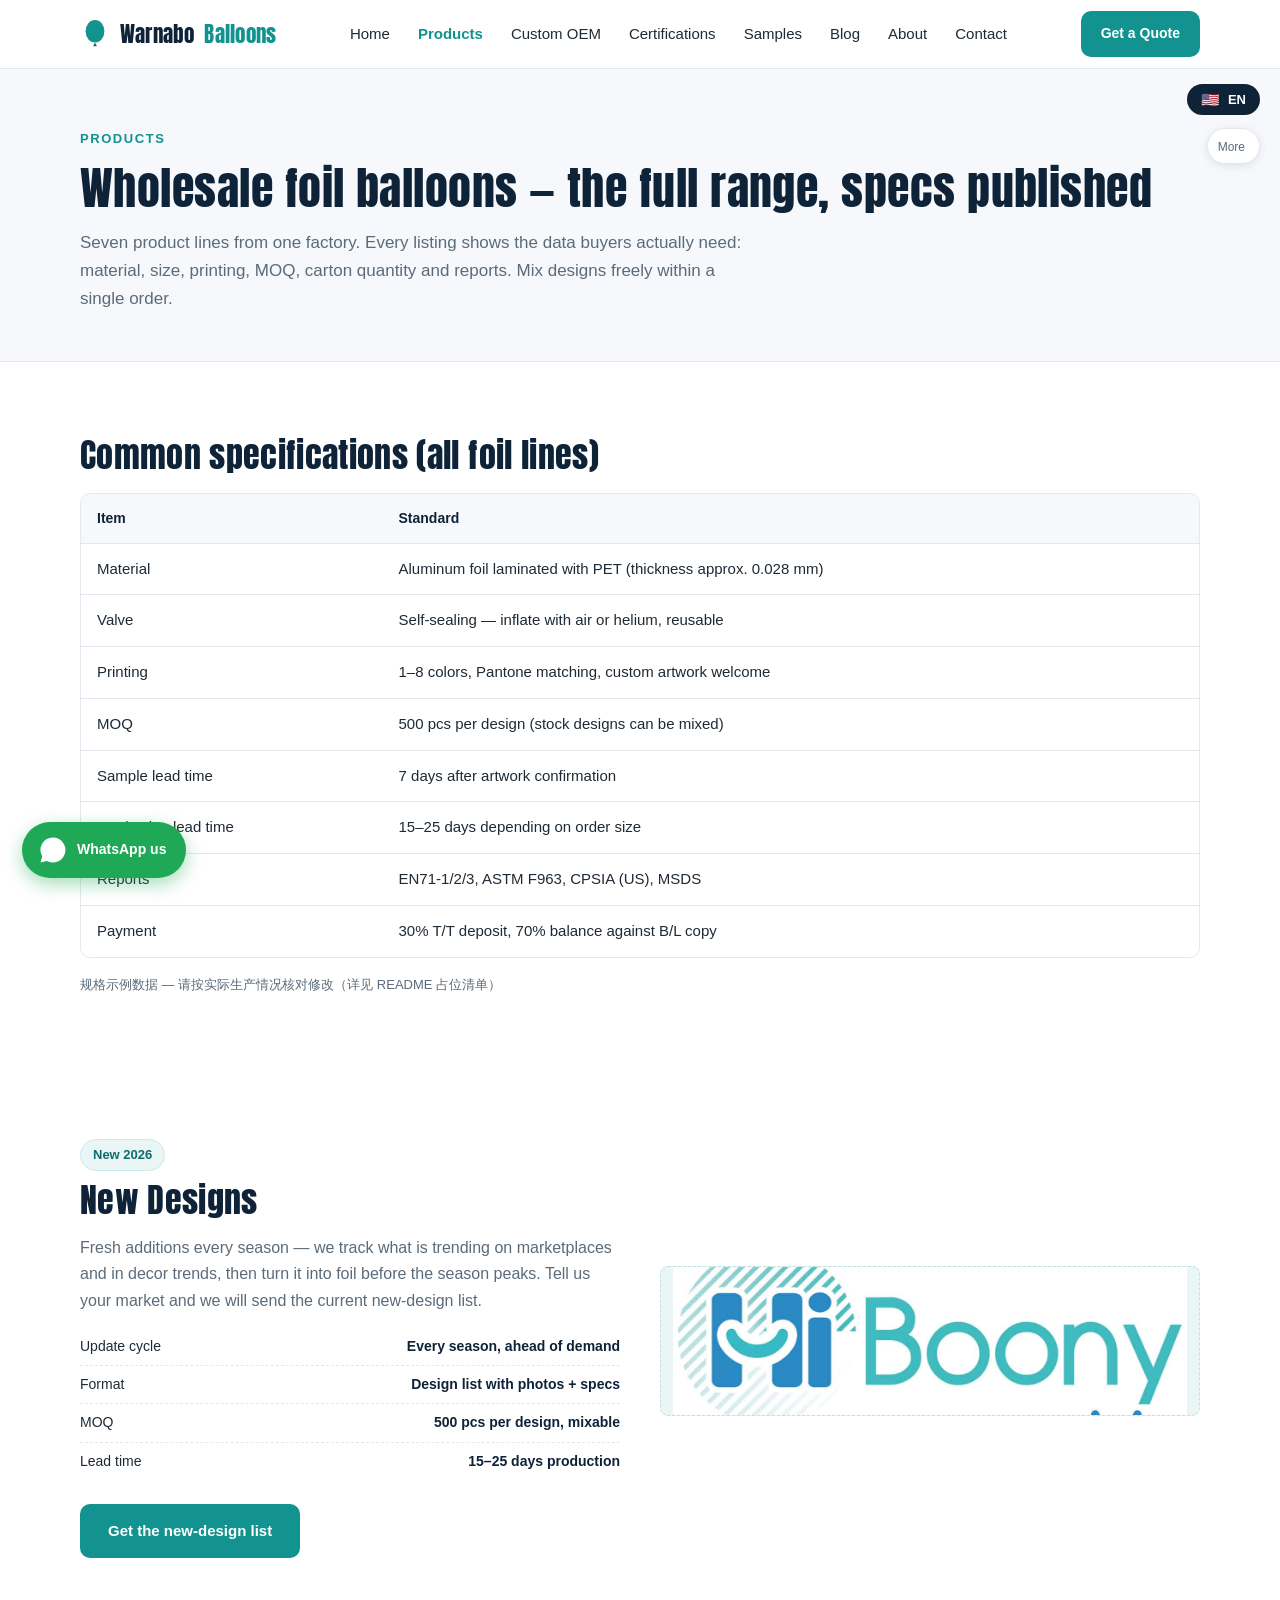
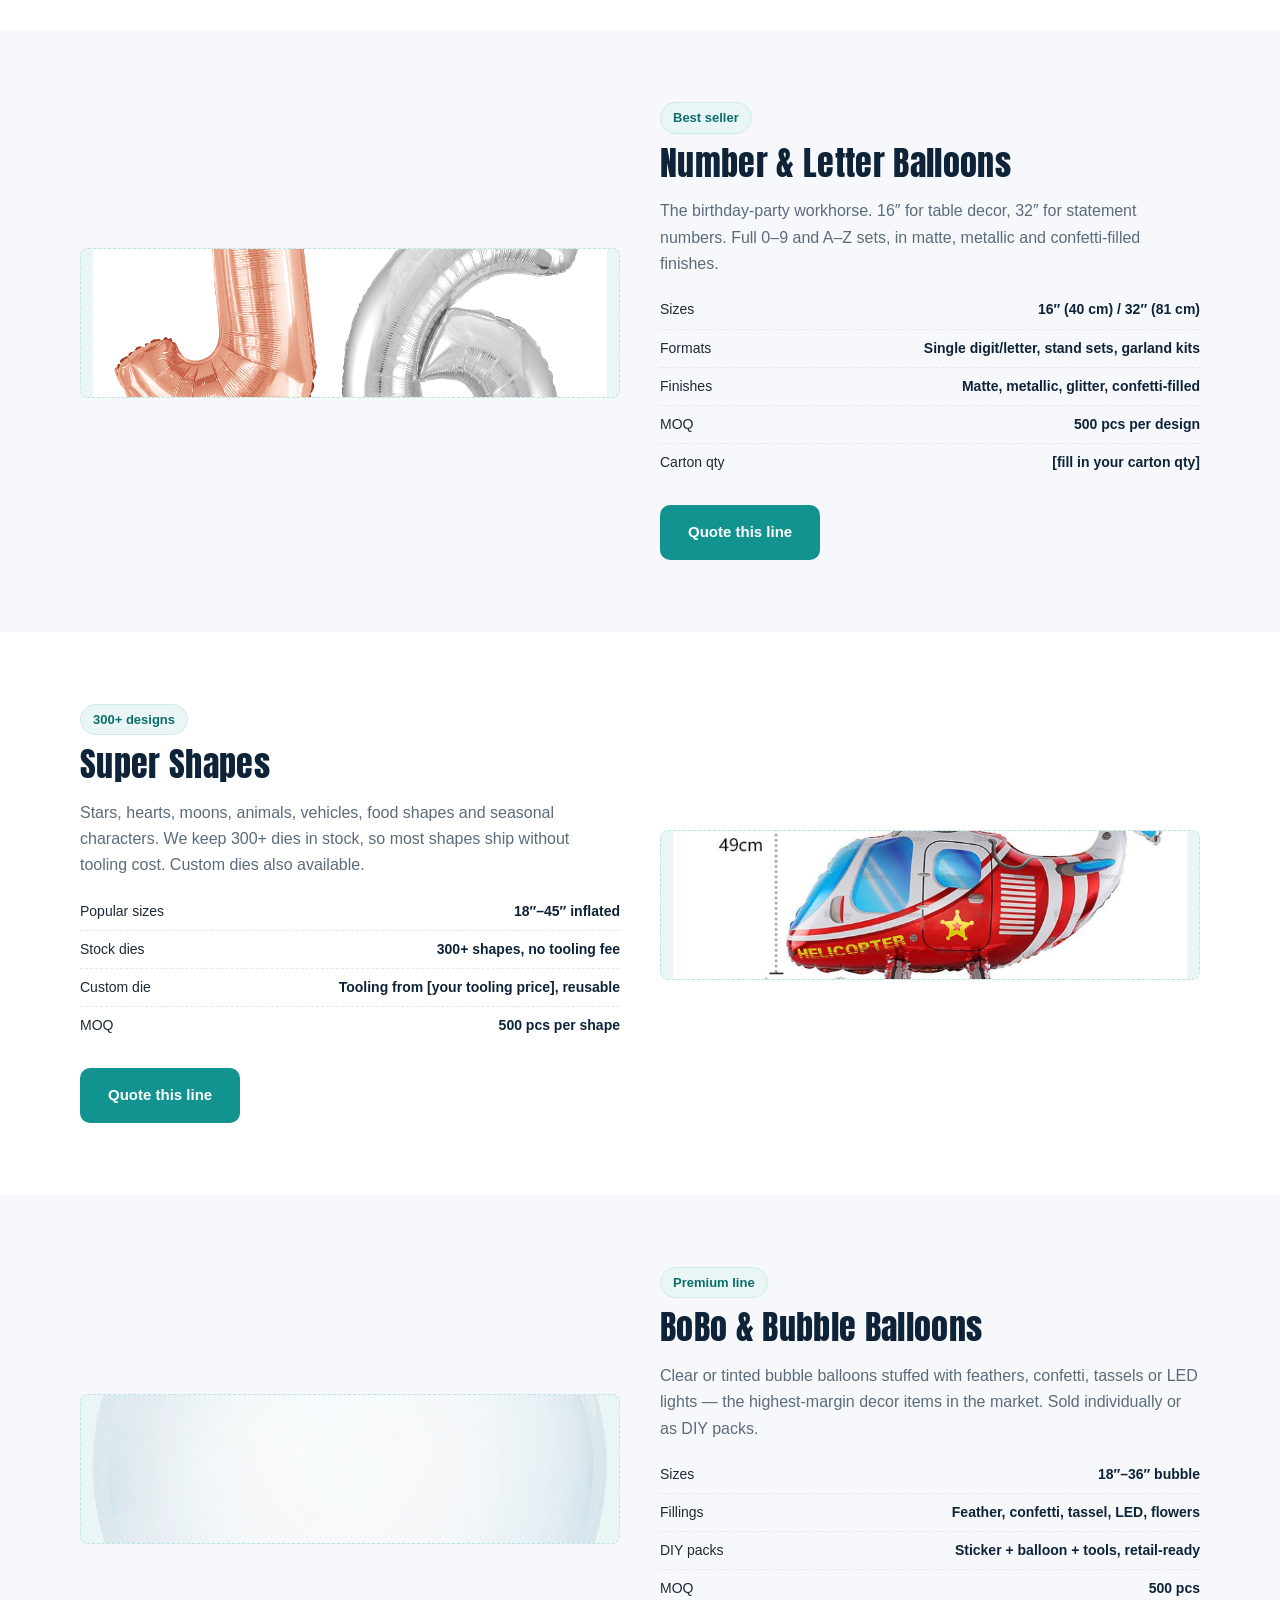
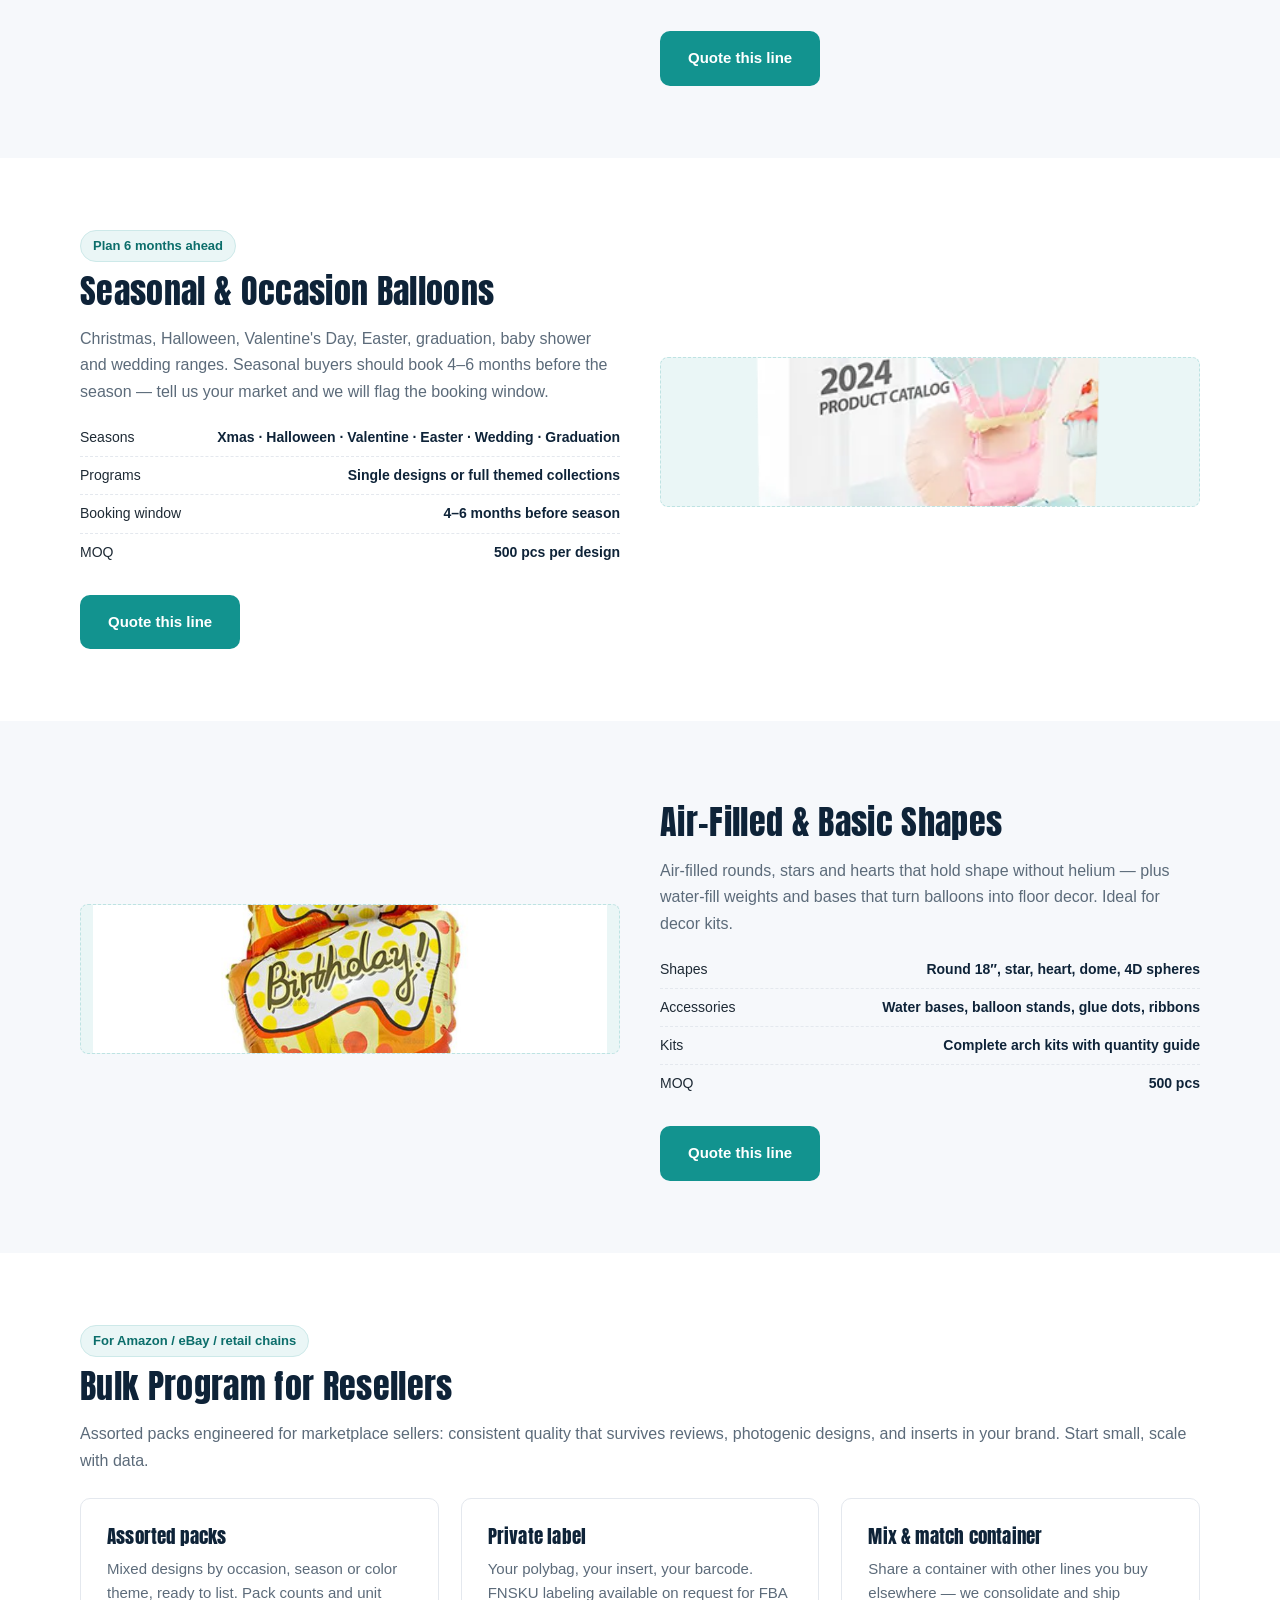
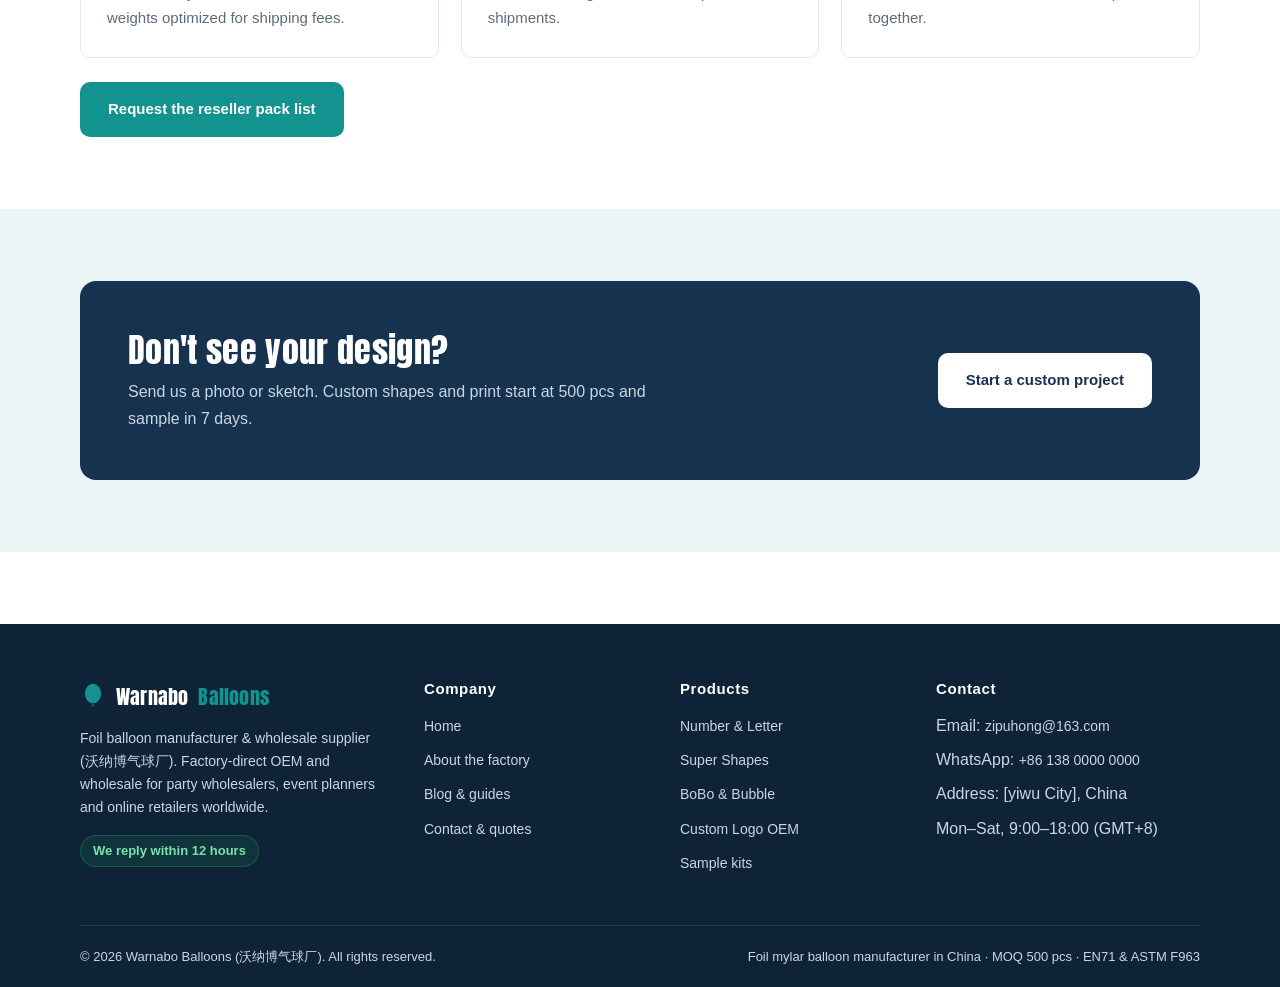
<file: products.html>
<!DOCTYPE html>
<html lang="en">
<head>
<meta charset="UTF-8">
<meta name="viewport" content="width=device-width, initial-scale=1.0">
<title>Wholesale Foil Mylar Balloons — Numbers, Super Shapes, Bobo &amp; More | Warnabo</title>
<meta name="description" content="Full range of wholesale foil balloons: number &amp; letter, super shapes, bobo/bubble, seasonal, air-filled and bulk packs for resellers. MOQ 500 pcs per design, EN71 &amp; ASTM F963 certified.">
<link rel="icon" href="data:image/svg+xml,%3Csvg xmlns='http://www.w3.org/2000/svg' viewBox='0 0 32 32'%3E%3Cellipse cx='16' cy='13' rx='10' ry='12' fill='%23E1553C'/%3E%3Cpath d='M16 25l-2 4h4z' fill='%23C24329'/%3E%3C/svg%3E">
<link rel="stylesheet" href="css/style.css">
<link rel="preconnect" href="https://fonts.googleapis.com">
<link rel="preconnect" href="https://fonts.gstatic.com" crossorigin>
<link href="https://fonts.googleapis.com/css2?family=Anton&display=swap" rel="stylesheet">
</head>
<body>
<header class="site-header">
  <div class="container header-inner">
    <a class="logo" href="index.html">
      <svg width="30" height="30" viewBox="0 0 32 32"><ellipse cx="16" cy="13" rx="10" ry="12" fill="#12938F"/><path d="M16 25l-2 4h4z" fill="#0C6E6B"/></svg>
      Warnabo <span>Balloons</span>
    </a>
    <nav class="nav" id="main-nav" aria-label="Main navigation">
      <a href="index.html" data-i18n="nav.home">Home</a>
      <a href="products.html" class="active" data-i18n="nav.products">Products</a>
      <a href="custom-oem.html" data-i18n="nav.oem">Custom OEM</a>
      <a href="certifications.html" data-i18n="nav.cert">Certifications</a>
      <a href="samples.html" data-i18n="nav.samples">Samples</a>
      <a href="blog.html" data-i18n="nav.blog">Blog</a>
      <a href="about.html" data-i18n="nav.about">About</a>
      <a href="contact.html" data-i18n="nav.contact">Contact</a>
    </nav>
    <div class="header-cta">
      <a class="btn btn-primary btn-sm" href="contact.html" data-i18n="cta.quote">Get a Quote</a>
      <button class="nav-toggle" aria-label="Toggle menu" aria-expanded="false">
        <svg width="22" height="22" viewBox="0 0 24 24" fill="none" stroke="#16324F" stroke-width="2"><path d="M3 6h18M3 12h18M3 18h18"/></svg>
      </button>
    </div>
  </div>
</header>
<main>
<section class="page-hero">
  <div class="container">
    <span class="kicker">Products</span>
    <h1>Wholesale foil balloons &mdash; the full range, specs published</h1>
    <p>Seven product lines from one factory. Every listing shows the data buyers actually need: material, size, printing, MOQ, carton quantity and reports. Mix designs freely within a single order.</p>
  </div>
</section>
<section class="section">
  <div class="container">
    <h2>Common specifications (all foil lines)</h2>
    <div class="table-wrap mt-2">
      <table>
        <tr><th>Item</th><th>Standard</th></tr>
        <tr><td>Material</td><td>Aluminum foil laminated with PET (thickness approx. 0.028&nbsp;mm)</td></tr>
        <tr><td>Valve</td><td>Self-sealing — inflate with air or helium, reusable</td></tr>
        <tr><td>Printing</td><td>1&ndash;8 colors, Pantone matching, custom artwork welcome</td></tr>
        <tr><td>MOQ</td><td>500 pcs per design (stock designs can be mixed)</td></tr>
        <tr><td>Sample lead time</td><td>7 days after artwork confirmation</td></tr>
        <tr><td>Production lead time</td><td>15&ndash;25 days depending on order size</td></tr>
        <tr><td>Reports</td><td>EN71-1/2/3, ASTM F963, CPSIA (US), MSDS</td></tr>
        <tr><td>Payment</td><td>30% T/T deposit, 70% balance against B/L copy</td></tr>
      </table>
    </div>
    <p class="mt-2" style="font-size:13px; color:var(--muted)">规格示例数据 — 请按实际生产情况核对修改（详见 README 占位清单）</p>
  </div>
</section>
<div id="product-sections">
<section class="section" id="new-design">
  <div class="container grid grid-2" style="align-items:center; gap:40px">
    <div>
      <span class="badge">New 2026</span>
      <h2 class="mt-1">New Designs</h2>
      <p>Fresh additions every season — we track what is trending on marketplaces and in decor trends, then turn it into foil before the season peaks. Tell us your market and we will send the current new-design list.</p>
      <ul class="spec-list mt-2">
        <li><span>Update cycle</span><b>Every season, ahead of demand</b></li>
        <li><span>Format</span><b>Design list with photos + specs</b></li>
        <li><span>MOQ</span><b>500 pcs per design, mixable</b></li>
        <li><span>Lead time</span><b>15&ndash;25 days production</b></li>
      </ul>
      <p class="mt-3"><a class="btn btn-primary" href="contact.html?product=new-design">Get the new-design list</a></p>
    </div>
    <div class="cat-card"><img class="thumb" style="height:240px" src="images/new-design.jpg" alt="New design foil balloons" loading="lazy"></div>
  </div>
</section>
<section class="section section-soft" id="number-letter">
  <div class="container grid grid-2" style="align-items:center; gap:40px">
    <div class="cat-card"><img class="thumb" style="height:240px" src="images/number-letter.jpg" alt="Number and letter foil balloons" loading="lazy"></div>
    <div>
      <span class="badge">Best seller</span>
      <h2 class="mt-1">Number &amp; Letter Balloons</h2>
      <p>The birthday-party workhorse. 16&Prime; for table decor, 32&Prime; for statement numbers. Full 0&ndash;9 and A&ndash;Z sets, in matte, metallic and confetti-filled finishes.</p>
      <ul class="spec-list mt-2">
        <li><span>Sizes</span><b>16&Prime; (40&nbsp;cm) / 32&Prime; (81&nbsp;cm)</b></li>
        <li><span>Formats</span><b>Single digit/letter, stand sets, garland kits</b></li>
        <li><span>Finishes</span><b>Matte, metallic, glitter, confetti-filled</b></li>
        <li><span>MOQ</span><b>500 pcs per design</b></li>
        <li><span>Carton qty</span><b>[fill in your carton qty]</b></li>
      </ul>
      <p class="mt-3"><a class="btn btn-primary" href="contact.html?product=number-letter">Quote this line</a></p>
    </div>
  </div>
</section>
<section class="section" id="super-shapes">
  <div class="container grid grid-2" style="align-items:center; gap:40px">
    <div>
      <span class="badge">300+ designs</span>
      <h2 class="mt-1">Super Shapes</h2>
      <p>Stars, hearts, moons, animals, vehicles, food shapes and seasonal characters. We keep 300+ dies in stock, so most shapes ship without tooling cost. Custom dies also available.</p>
      <ul class="spec-list mt-2">
        <li><span>Popular sizes</span><b>18&Prime;&ndash;45&Prime; inflated</b></li>
        <li><span>Stock dies</span><b>300+ shapes, no tooling fee</b></li>
        <li><span>Custom die</span><b>Tooling from [your tooling price], reusable</b></li>
        <li><span>MOQ</span><b>500 pcs per shape</b></li>
      </ul>
      <p class="mt-3"><a class="btn btn-primary" href="contact.html?product=super-shapes">Quote this line</a></p>
    </div>
    <div class="cat-card"><img class="thumb" style="height:240px" src="images/super-shapes.jpg" alt="Super shape foil balloons" loading="lazy"></div>
  </div>
</section>
<section class="section section-soft" id="bobo-bubble">
  <div class="container grid grid-2" style="align-items:center; gap:40px">
    <div class="cat-card"><img class="thumb" style="height:240px" src="images/bobo-bubble.png" alt="BoBo and bubble balloons" loading="lazy"></div>
    <div>
      <span class="badge">Premium line</span>
      <h2 class="mt-1">BoBo &amp; Bubble Balloons</h2>
      <p>Clear or tinted bubble balloons stuffed with feathers, confetti, tassels or LED lights — the highest-margin decor items in the market. Sold individually or as DIY packs.</p>
      <ul class="spec-list mt-2">
        <li><span>Sizes</span><b>18&Prime;&ndash;36&Prime; bubble</b></li>
        <li><span>Fillings</span><b>Feather, confetti, tassel, LED, flowers</b></li>
        <li><span>DIY packs</span><b>Sticker + balloon + tools, retail-ready</b></li>
        <li><span>MOQ</span><b>500 pcs</b></li>
      </ul>
      <p class="mt-3"><a class="btn btn-primary" href="contact.html?product=bobo-bubble">Quote this line</a></p>
    </div>
  </div>
</section>
<section class="section" id="seasonal">
  <div class="container grid grid-2" style="align-items:center; gap:40px">
    <div>
      <span class="badge">Plan 6 months ahead</span>
      <h2 class="mt-1">Seasonal &amp; Occasion Balloons</h2>
      <p>Christmas, Halloween, Valentine's Day, Easter, graduation, baby shower and wedding ranges. Seasonal buyers should book 4&ndash;6 months before the season — tell us your market and we will flag the booking window.</p>
      <ul class="spec-list mt-2">
        <li><span>Seasons</span><b>Xmas · Halloween · Valentine · Easter · Wedding · Graduation</b></li>
        <li><span>Programs</span><b>Single designs or full themed collections</b></li>
        <li><span>Booking window</span><b>4&ndash;6 months before season</b></li>
        <li><span>MOQ</span><b>500 pcs per design</b></li>
      </ul>
      <p class="mt-3"><a class="btn btn-primary" href="contact.html?product=seasonal">Quote this line</a></p>
    </div>
    <div class="cat-card"><img class="thumb" style="height:240px" src="images/seasonal.png" alt="Seasonal foil balloons" loading="lazy"></div>
  </div>
</section>
<section class="section section-soft" id="air-filled">
  <div class="container grid grid-2" style="align-items:center; gap:40px">
    <div class="cat-card"><img class="thumb" style="height:240px" src="images/air-filled.jpg" alt="Air-filled foil balloons" loading="lazy"></div>
    <div>
      <h2 class="mt-1">Air-Filled &amp; Basic Shapes</h2>
      <p>Air-filled rounds, stars and hearts that hold shape without helium — plus water-fill weights and bases that turn balloons into floor decor. Ideal for decor kits.</p>
      <ul class="spec-list mt-2">
        <li><span>Shapes</span><b>Round 18&Prime;, star, heart, dome, 4D spheres</b></li>
        <li><span>Accessories</span><b>Water bases, balloon stands, glue dots, ribbons</b></li>
        <li><span>Kits</span><b>Complete arch kits with quantity guide</b></li>
        <li><span>MOQ</span><b>500 pcs</b></li>
      </ul>
      <p class="mt-3"><a class="btn btn-primary" href="contact.html?product=air-filled">Quote this line</a></p>
    </div>
  </div>
</section>
</div>
<section class="section" id="bulk-resellers">
  <div class="container">
    <span class="badge">For Amazon / eBay / retail chains</span>
    <h2 class="mt-1">Bulk Program for Resellers</h2>
    <p>Assorted packs engineered for marketplace sellers: consistent quality that survives reviews, photogenic designs, and inserts in your brand. Start small, scale with data.</p>
    <div class="grid grid-3 mt-3">
      <div class="card"><h3>Assorted packs</h3><p>Mixed designs by occasion, season or color theme, ready to list. Pack counts and unit weights optimized for shipping fees.</p></div>
      <div class="card"><h3>Private label</h3><p>Your polybag, your insert, your barcode. FNSKU labeling available on request for FBA shipments.</p></div>
      <div class="card"><h3>Mix &amp; match container</h3><p>Share a container with other lines you buy elsewhere — we consolidate and ship together.</p></div>
    </div>
    <p class="mt-3"><a class="btn btn-primary" href="contact.html?product=bulk-resellers">Request the reseller pack list</a></p>
  </div>
</section>
<section class="section section-warm">
  <div class="container">
    <div class="cta-band">
      <div>
        <h2>Don't see your design?</h2>
        <p>Send us a photo or sketch. Custom shapes and print start at 500 pcs and sample in 7 days.</p>
      </div>
      <a class="btn btn-light" href="custom-oem.html">Start a custom project</a>
    </div>
  </div>
</section>
</main>
<footer class="site-footer">
  <div class="container">
    <div class="footer-grid">
      <div>
        <div class="footer-brand">
          <svg width="26" height="26" viewBox="0 0 32 32"><ellipse cx="16" cy="13" rx="10" ry="12" fill="#12938F"/><path d="M16 25l-2 4h4z" fill="#0C6E6B"/></svg>
          Warnabo <span>Balloons</span>
        </div>
        <p style="color:#C9D6E4; font-size:14px">Foil balloon manufacturer &amp; wholesale supplier (沃纳博气球厂). Factory-direct OEM and wholesale for party wholesalers, event planners and online retailers worldwide.</p>
        <p class="mt-2"><span class="badge badge-green" style="background:#1FA85522; border-color:#1FA85555; color:#7BE0AC">We reply within 12 hours</span></p>
      </div>
      <div>
        <h4>Company</h4>
        <ul>
          <li><a href="index.html">Home</a></li>
          <li><a href="about.html">About the factory</a></li>
          <li><a href="blog.html">Blog &amp; guides</a></li>
          <li><a href="contact.html">Contact &amp; quotes</a></li>
        </ul>
      </div>
      <div>
        <h4>Products</h4>
        <ul>
          <li><a href="products.html#number-letter">Number &amp; Letter</a></li>
          <li><a href="products.html#super-shapes">Super Shapes</a></li>
          <li><a href="products.html#bobo-bubble">BoBo &amp; Bubble</a></li>
          <li><a href="custom-oem.html">Custom Logo OEM</a></li>
          <li><a href="samples.html">Sample kits</a></li>
        </ul>
      </div>
      <div>
        <h4>Contact</h4>
        <ul>
          <li>Email: <a href="mailto:hello@warnabo.com">hello@warnabo.com</a></li>
          <li>WhatsApp: <a href="https://wa.me/8613800000000?text=Hi%20Warnabo%2C%20I%20found%20you%20on%20your%20website%20and%20I%27m%20interested%20in%20your%20foil%20balloons." target="_blank" rel="noopener">+86 138 0000 0000</a></li>
          <li>Address: [Your City], China — replace</li>
          <li>Mon&ndash;Sat, 9:00&ndash;18:00 (GMT+8)</li>
        </ul>
      </div>
    </div>
    <div class="footer-bottom">
      <span>&copy; 2026 Warnabo Balloons (沃纳博气球厂). All rights reserved.</span>
      <span>Foil mylar balloon manufacturer in China &middot; MOQ 500 pcs &middot; EN71 &amp; ASTM F963</span>
    </div>
  </div>
</footer>
<a class="wa-float" href="https://wa.me/8613800000000?text=Hi%20Warnabo%2C%20I%20found%20you%20on%20your%20website%20and%20I%27m%20interested%20in%20your%20foil%20balloons." target="_blank" rel="noopener" aria-label="Chat on WhatsApp">
  <svg viewBox="0 0 24 24" fill="#fff"><path d="M17.5 14.4c-.3-.2-1.8-.9-2.1-1s-.5-.1-.7.1c-.2.3-.7.9-.9 1.1-.2.2-.3.2-.6.1-.3-.2-1.2-.5-2.3-1.4-.8-.8-1.4-1.6-1.6-1.9-.2-.3 0-.4.1-.6.1-.1.3-.4.5-.6.1-.2.2-.3.3-.5.1-.2 0-.4 0-.5s-.7-1.7-.9-2.3c-.2-.6-.5-.5-.7-.5h-.6c-.2 0-.5.1-.8.4-.3.3-1 1-1 2.4s1 2.8 1.2 3c.1.2 2 3.1 4.9 4.3 2.4 1 3.4 1.1 4.6 1 .6 0 1.5-.6 1.7-1.2.2-.6.2-1.1.2-1.2-.1-.1-.2-.2-.5-.3zM12 2a10 10 0 00-8.6 15.1L2 22l5-1.3A10 10 0 1012 2z"/></svg>
<span class="wa-label">WhatsApp us</span></a>
<script src="js/main.js"></script>
<script src="js/render.js" defer></script>
<script src="wb-features.js" defer></script>
</body>
</html>
</file>
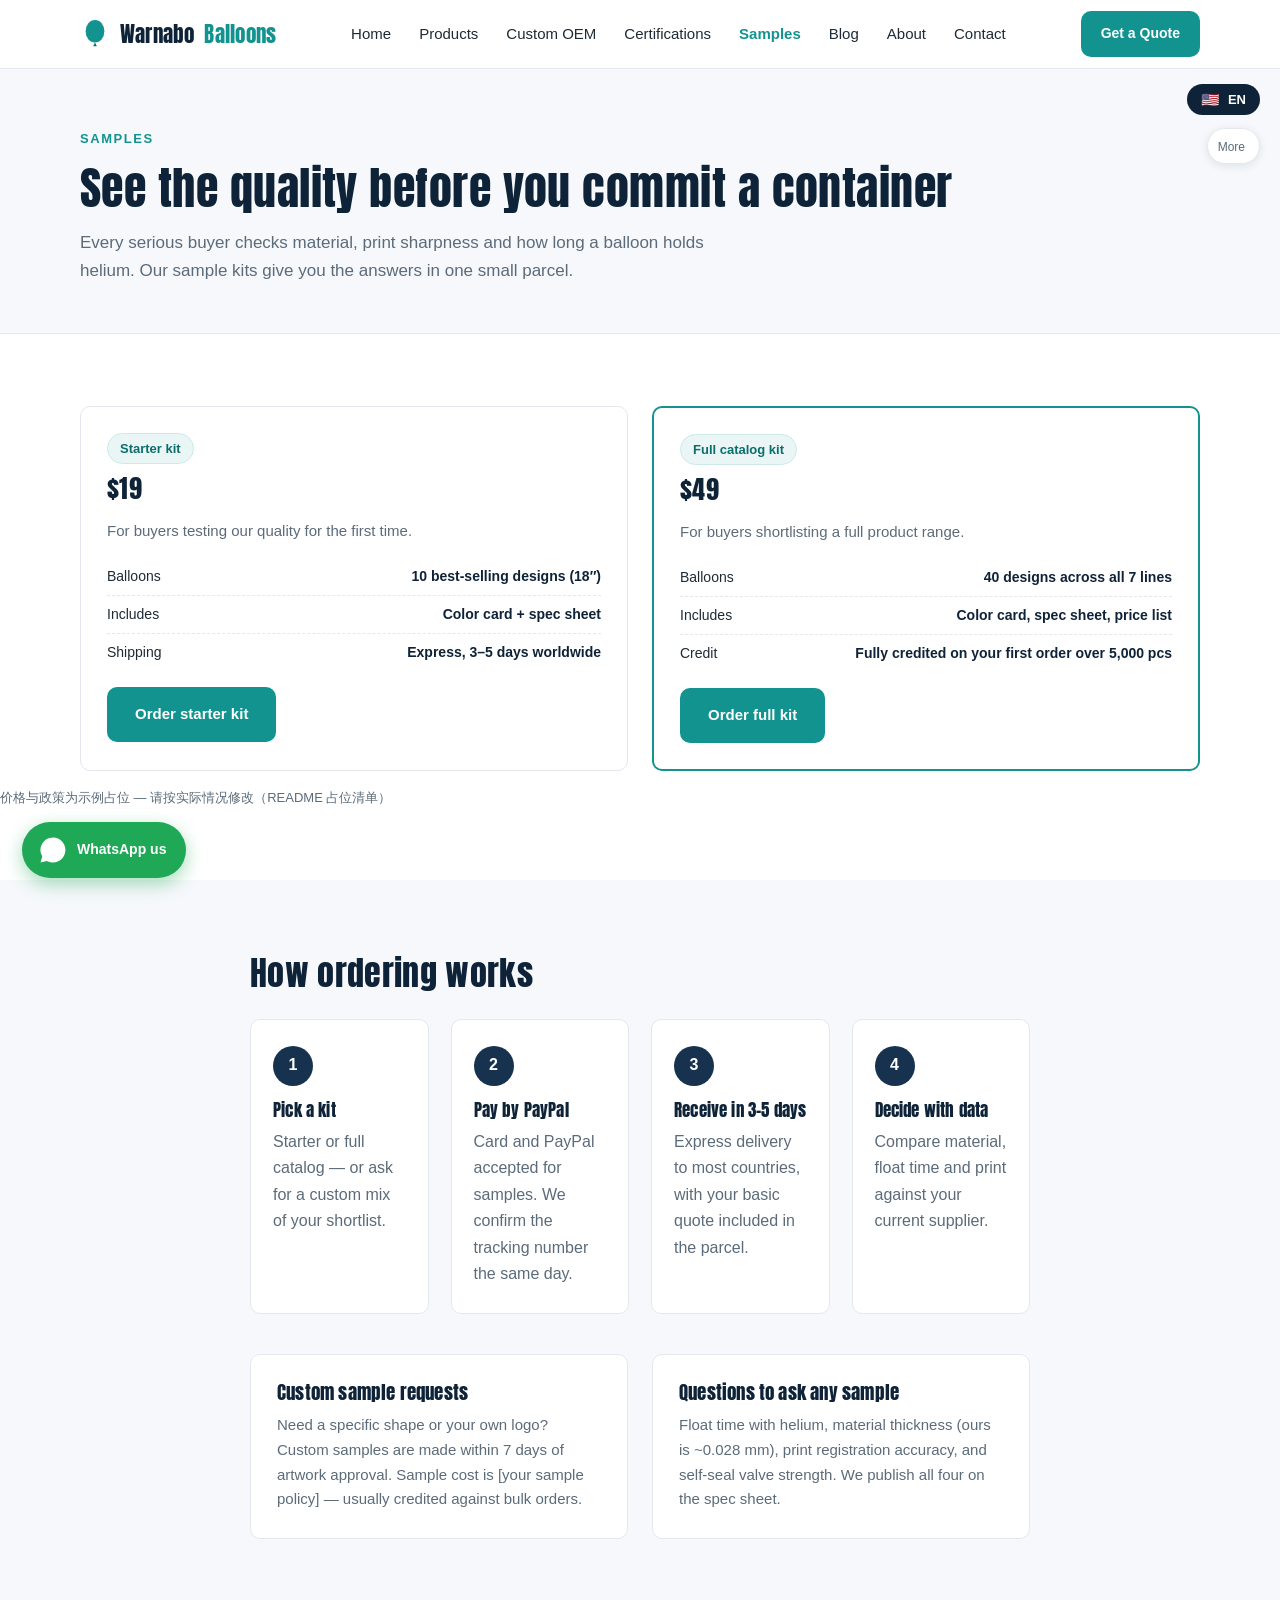
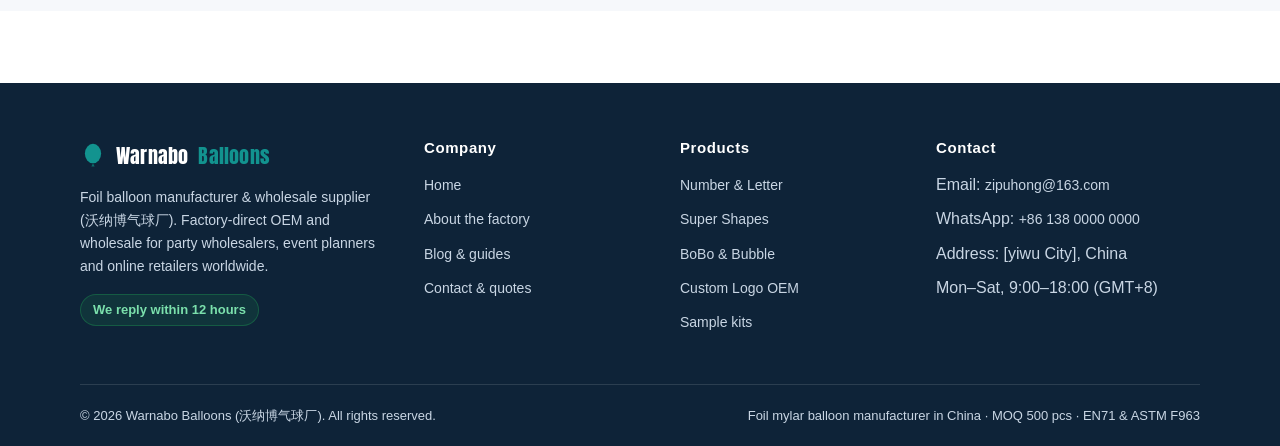
<file: samples.html>
<!DOCTYPE html>
<html lang="en">
<head>
<meta charset="UTF-8">
<meta name="viewport" content="width=device-width, initial-scale=1.0">
<title>Balloon Sample Kits — Test Before You Buy | Warnabo Balloons</title>
<meta name="description" content="Order a Warnabo balloon sample kit from $19: best-selling designs, color card and product spec sheet. Ships worldwide in 3-5 days by express.">
<link rel="icon" href="data:image/svg+xml,%3Csvg xmlns='http://www.w3.org/2000/svg' viewBox='0 0 32 32'%3E%3Cellipse cx='16' cy='13' rx='10' ry='12' fill='%23E1553C'/%3E%3Cpath d='M16 25l-2 4h4z' fill='%23C24329'/%3E%3C/svg%3E">
<link rel="stylesheet" href="css/style.css">
<link rel="preconnect" href="https://fonts.googleapis.com">
<link rel="preconnect" href="https://fonts.gstatic.com" crossorigin>
<link href="https://fonts.googleapis.com/css2?family=Anton&display=swap" rel="stylesheet">
</head>
<body>
<header class="site-header">
  <div class="container header-inner">
    <a class="logo" href="index.html">
      <svg width="30" height="30" viewBox="0 0 32 32"><ellipse cx="16" cy="13" rx="10" ry="12" fill="#12938F"/><path d="M16 25l-2 4h4z" fill="#0C6E6B"/></svg>
      Warnabo <span>Balloons</span>
    </a>
    <nav class="nav" id="main-nav" aria-label="Main navigation">
      <a href="index.html" data-i18n="nav.home">Home</a>
      <a href="products.html" data-i18n="nav.products">Products</a>
      <a href="custom-oem.html" data-i18n="nav.oem">Custom OEM</a>
      <a href="certifications.html" data-i18n="nav.cert">Certifications</a>
      <a href="samples.html" class="active" data-i18n="nav.samples">Samples</a>
      <a href="blog.html" data-i18n="nav.blog">Blog</a>
      <a href="about.html" data-i18n="nav.about">About</a>
      <a href="contact.html" data-i18n="nav.contact">Contact</a>
    </nav>
    <div class="header-cta">
      <a class="btn btn-primary btn-sm" href="contact.html" data-i18n="cta.quote">Get a Quote</a>
      <button class="nav-toggle" aria-label="Toggle menu" aria-expanded="false">
        <svg width="22" height="22" viewBox="0 0 24 24" fill="none" stroke="#16324F" stroke-width="2"><path d="M3 6h18M3 12h18M3 18h18"/></svg>
      </button>
    </div>
  </div>
</header>
<main>
<section class="page-hero">
  <div class="container">
    <span class="kicker">Samples</span>
    <h1>See the quality before you commit a container</h1>
    <p>Every serious buyer checks material, print sharpness and how long a balloon holds helium. Our sample kits give you the answers in one small parcel.</p>
  </div>
</section>
<section class="section">
  <div class="container grid grid-2" style="gap:24px">
    <div class="card">
      <span class="badge">Starter kit</span>
      <h2 class="mt-1" style="font-size:26px">$19</h2>
      <p>For buyers testing our quality for the first time.</p>
      <ul class="spec-list mt-2">
        <li><span>Balloons</span><b>10 best-selling designs (18&Prime;)</b></li>
        <li><span>Includes</span><b>Color card + spec sheet</b></li>
        <li><span>Shipping</span><b>Express, 3&ndash;5 days worldwide</b></li>
      </ul>
      <p class="cat-actions"><a class="btn btn-primary" href="contact.html?product=sample-starter">Order starter kit</a></p>
    </div>
    <div class="card" style="border:2px solid var(--coral)">
      <span class="badge">Full catalog kit</span>
      <h2 class="mt-1" style="font-size:26px">$49</h2>
      <p>For buyers shortlisting a full product range.</p>
      <ul class="spec-list mt-2">
        <li><span>Balloons</span><b>40 designs across all 7 lines</b></li>
        <li><span>Includes</span><b>Color card, spec sheet, price list</b></li>
        <li><span>Credit</span><b>Fully credited on your first order over 5,000 pcs</b></li>
      </ul>
      <p class="cat-actions"><a class="btn btn-primary" href="contact.html?product=sample-full">Order full kit</a></p>
    </div>
  </div>
  <p class="mt-2" style="font-size:13px; color:var(--muted)">价格与政策为示例占位 — 请按实际情况修改（README 占位清单）</p>
</section>
<section class="section section-soft">
  <div class="container" style="max-width:820px">
    <h2>How ordering works</h2>
    <div class="steps mt-3">
      <div class="step"><h3>Pick a kit</h3><p>Starter or full catalog — or ask for a custom mix of your shortlist.</p></div>
      <div class="step"><h3>Pay by PayPal</h3><p>Card and PayPal accepted for samples. We confirm the tracking number the same day.</p></div>
      <div class="step"><h3>Receive in 3&ndash;5 days</h3><p>Express delivery to most countries, with your basic quote included in the parcel.</p></div>
      <div class="step"><h3>Decide with data</h3><p>Compare material, float time and print against your current supplier.</p></div>
    </div>
    <div class="grid grid-2 mt-4" style="gap:24px">
      <div class="card"><h3>Custom sample requests</h3><p>Need a specific shape or your own logo? Custom samples are made within 7 days of artwork approval. Sample cost is [your sample policy] — usually credited against bulk orders.</p></div>
      <div class="card"><h3>Questions to ask any sample</h3><p>Float time with helium, material thickness (ours is ~0.028&nbsp;mm), print registration accuracy, and self-seal valve strength. We publish all four on the spec sheet.</p></div>
    </div>
  </div>
</section>
</main>
<footer class="site-footer">
  <div class="container">
    <div class="footer-grid">
      <div>
        <div class="footer-brand">
          <svg width="26" height="26" viewBox="0 0 32 32"><ellipse cx="16" cy="13" rx="10" ry="12" fill="#12938F"/><path d="M16 25l-2 4h4z" fill="#0C6E6B"/></svg>
          Warnabo <span>Balloons</span>
        </div>
        <p style="color:#C9D6E4; font-size:14px">Foil balloon manufacturer &amp; wholesale supplier (沃纳博气球厂). Factory-direct OEM and wholesale for party wholesalers, event planners and online retailers worldwide.</p>
        <p class="mt-2"><span class="badge badge-green" style="background:#1FA85522; border-color:#1FA85555; color:#7BE0AC">We reply within 12 hours</span></p>
      </div>
      <div>
        <h4>Company</h4>
        <ul>
          <li><a href="index.html">Home</a></li>
          <li><a href="about.html">About the factory</a></li>
          <li><a href="blog.html">Blog &amp; guides</a></li>
          <li><a href="contact.html">Contact &amp; quotes</a></li>
        </ul>
      </div>
      <div>
        <h4>Products</h4>
        <ul>
          <li><a href="products.html#number-letter">Number &amp; Letter</a></li>
          <li><a href="products.html#super-shapes">Super Shapes</a></li>
          <li><a href="products.html#bobo-bubble">BoBo &amp; Bubble</a></li>
          <li><a href="custom-oem.html">Custom Logo OEM</a></li>
          <li><a href="samples.html">Sample kits</a></li>
        </ul>
      </div>
      <div>
        <h4>Contact</h4>
        <ul>
          <li>Email: <a href="mailto:hello@warnabo.com">hello@warnabo.com</a></li>
          <li>WhatsApp: <a href="https://wa.me/8613800000000?text=Hi%20Warnabo%2C%20I%20found%20you%20on%20your%20website%20and%20I%27m%20interested%20in%20your%20foil%20balloons." target="_blank" rel="noopener">+86 138 0000 0000</a></li>
          <li>Address: [Your City], China — replace</li>
          <li>Mon&ndash;Sat, 9:00&ndash;18:00 (GMT+8)</li>
        </ul>
      </div>
    </div>
    <div class="footer-bottom">
      <span>&copy; 2026 Warnabo Balloons (沃纳博气球厂). All rights reserved.</span>
      <span>Foil mylar balloon manufacturer in China &middot; MOQ 500 pcs &middot; EN71 &amp; ASTM F963</span>
    </div>
  </div>
</footer>
<a class="wa-float" href="https://wa.me/8613800000000?text=Hi%20Warnabo%2C%20I%20found%20you%20on%20your%20website%20and%20I%27m%20interested%20in%20your%20foil%20balloons." target="_blank" rel="noopener" aria-label="Chat on WhatsApp">
  <svg viewBox="0 0 24 24" fill="#fff"><path d="M17.5 14.4c-.3-.2-1.8-.9-2.1-1s-.5-.1-.7.1c-.2.3-.7.9-.9 1.1-.2.2-.3.2-.6.1-.3-.2-1.2-.5-2.3-1.4-.8-.8-1.4-1.6-1.6-1.9-.2-.3 0-.4.1-.6.1-.1.3-.4.5-.6.1-.2.2-.3.3-.5.1-.2 0-.4 0-.5s-.7-1.7-.9-2.3c-.2-.6-.5-.5-.7-.5h-.6c-.2 0-.5.1-.8.4-.3.3-1 1-1 2.4s1 2.8 1.2 3c.1.2 2 3.1 4.9 4.3 2.4 1 3.4 1.1 4.6 1 .6 0 1.5-.6 1.7-1.2.2-.6.2-1.1.2-1.2-.1-.1-.2-.2-.5-.3zM12 2a10 10 0 00-8.6 15.1L2 22l5-1.3A10 10 0 1012 2z"/></svg>
<span class="wa-label">WhatsApp us</span></a>
<script src="js/main.js"></script>
<script src="js/render.js" defer></script>
<script src="wb-features.js" defer></script>
</body>
</html>
</file>
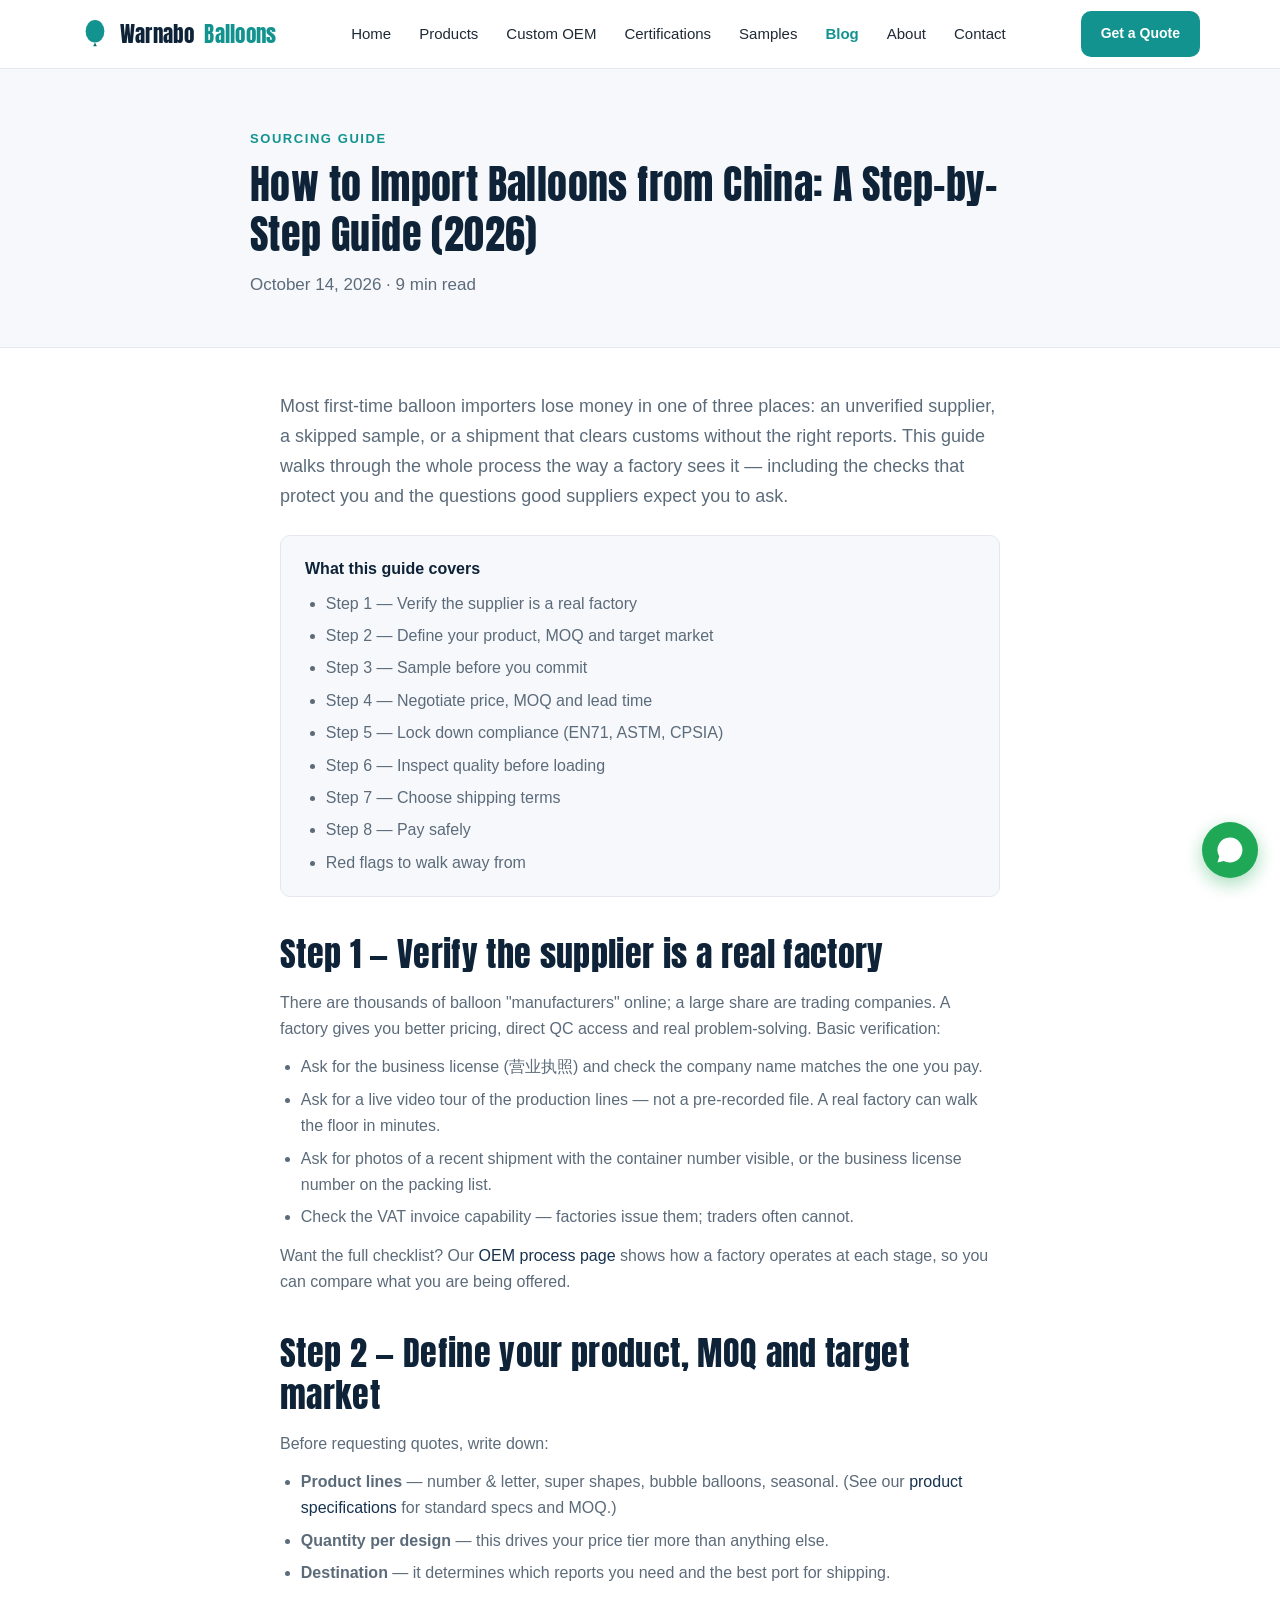
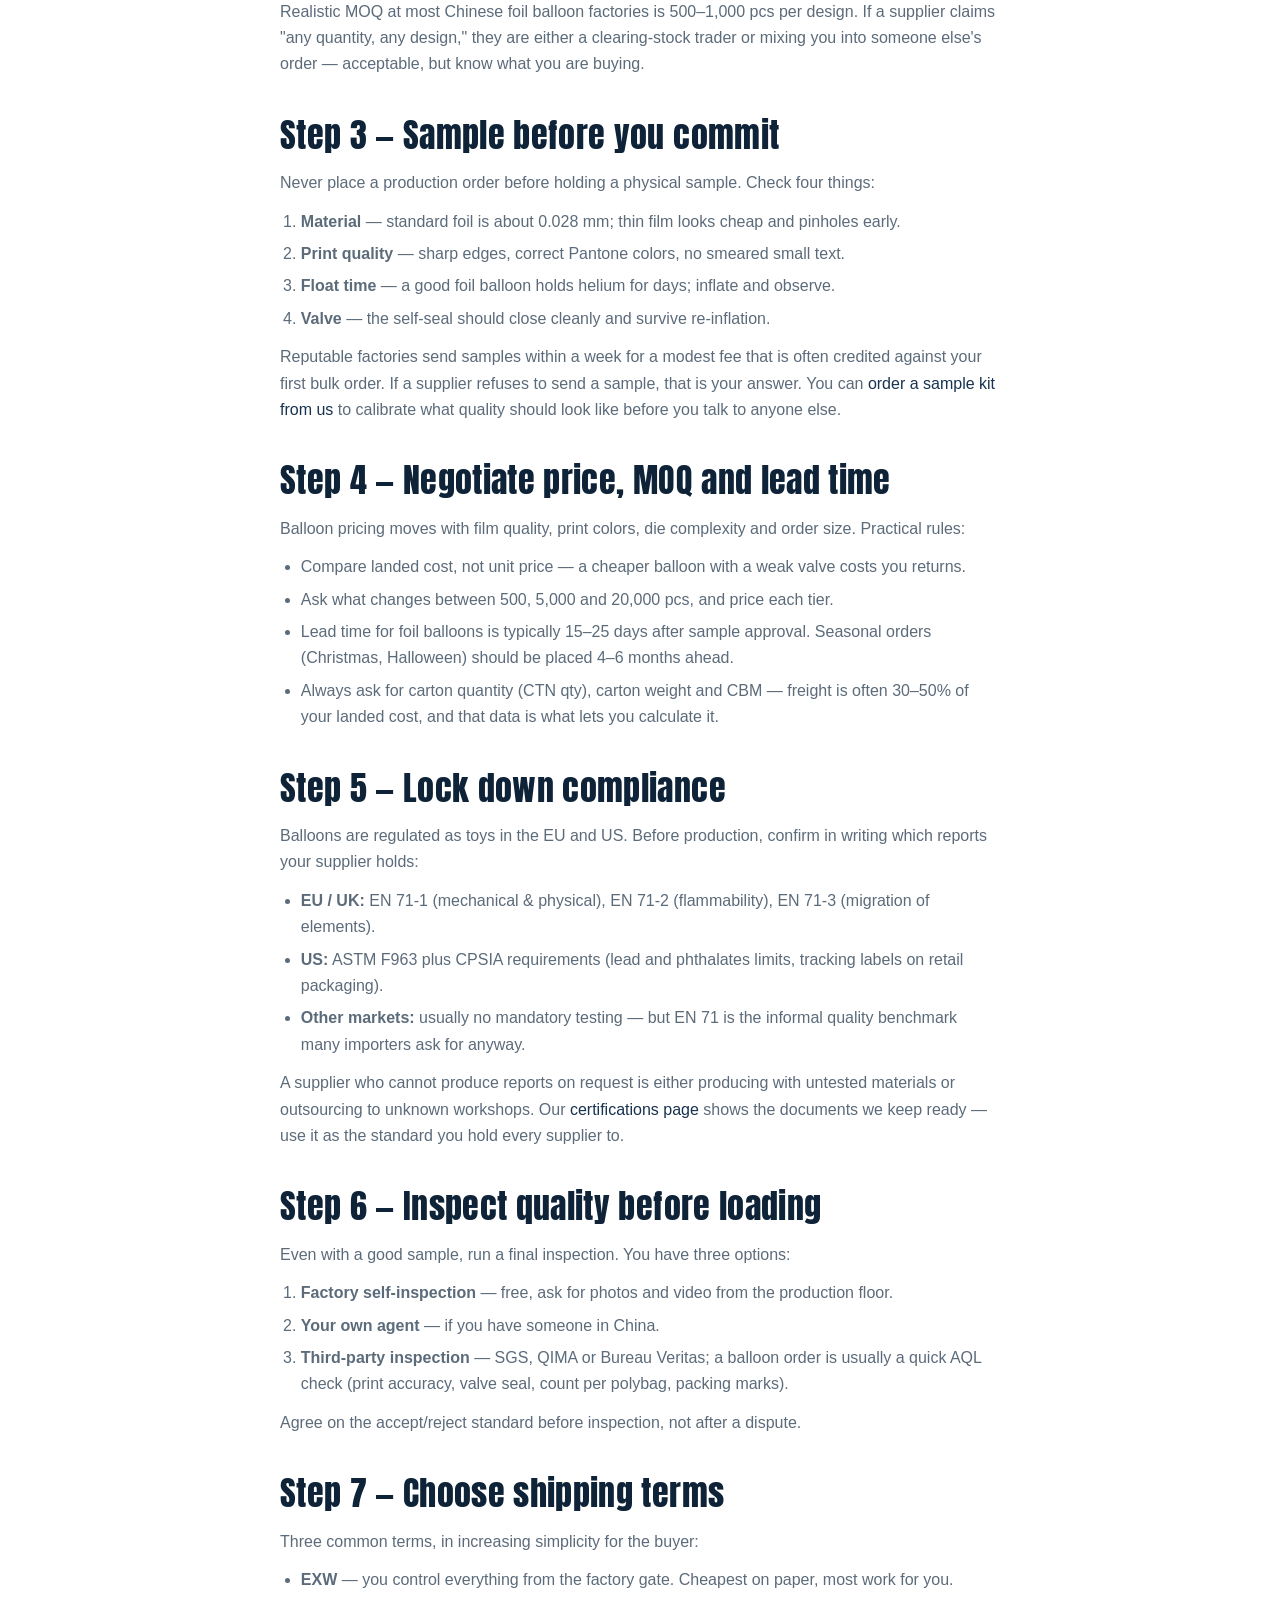
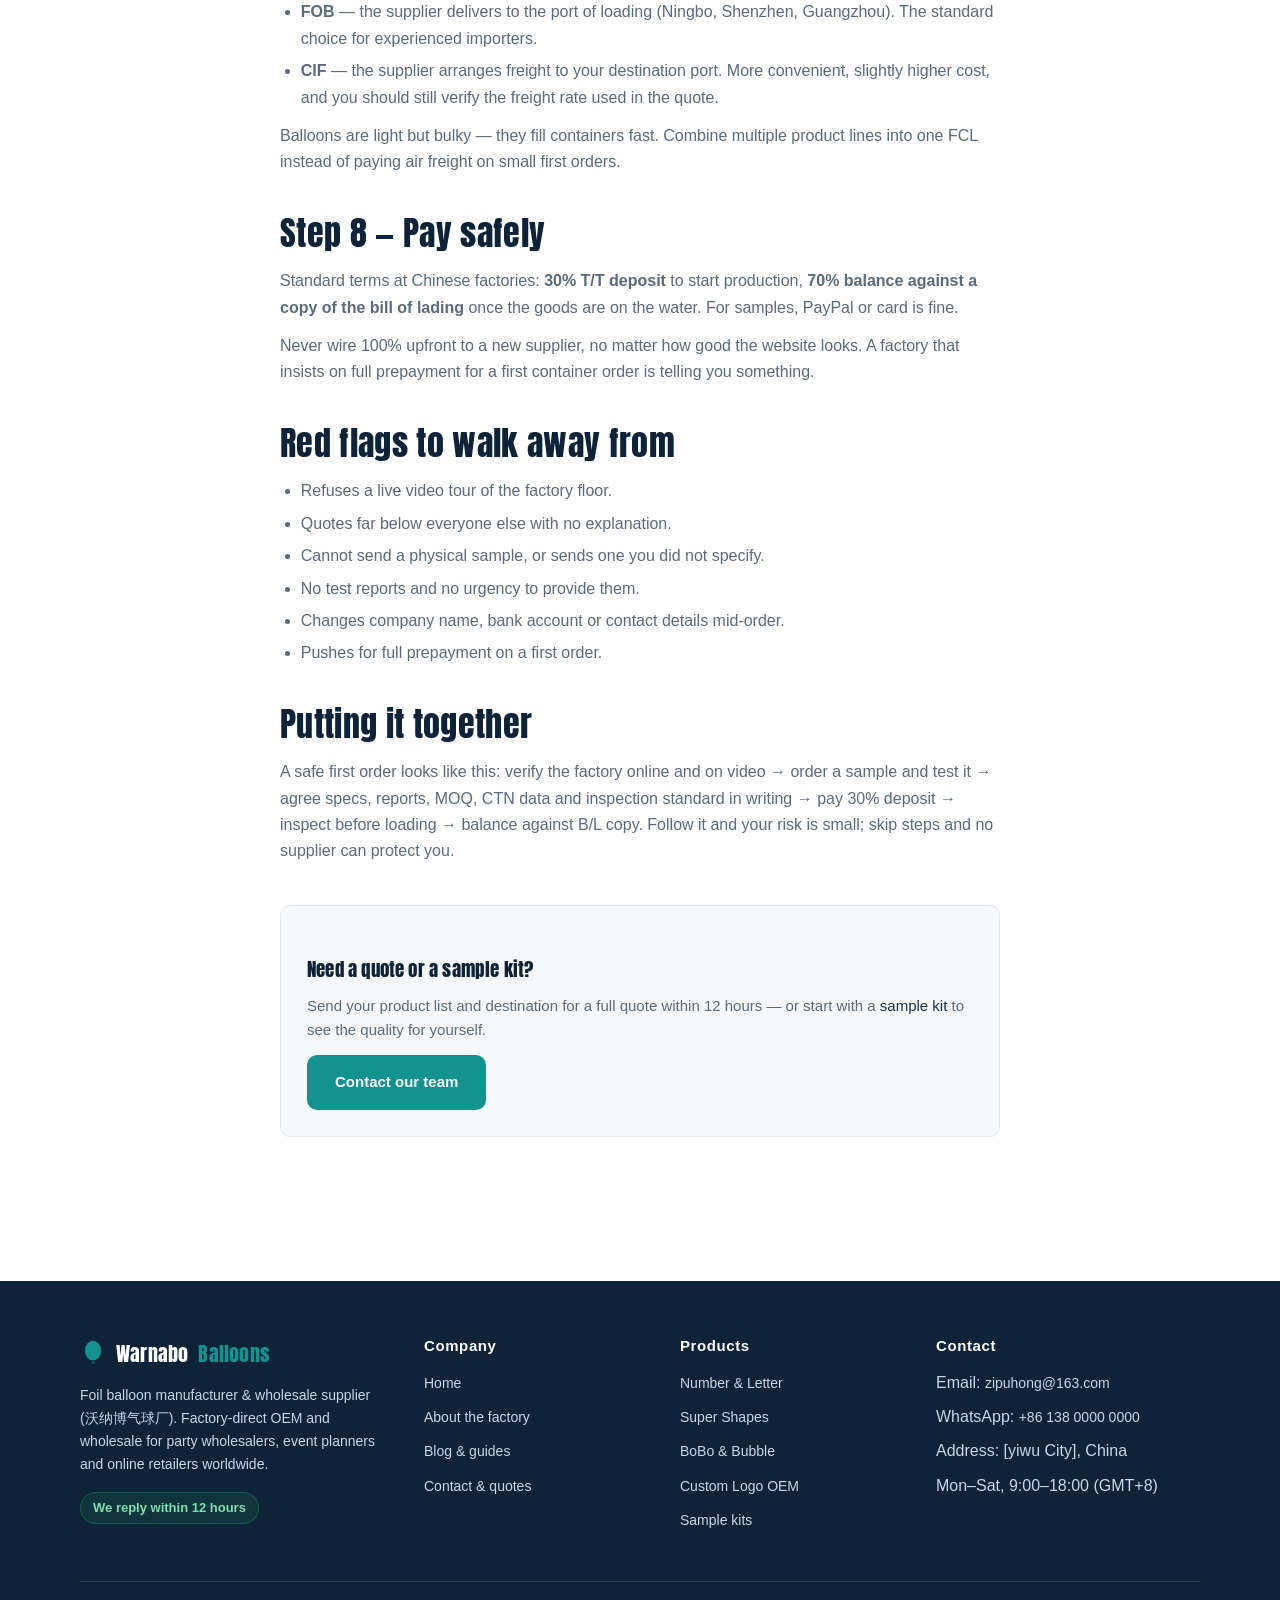
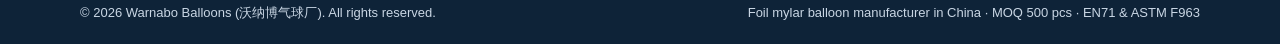
<file: blog/how-to-import-balloons-from-china.html>
<!DOCTYPE html>
<html lang="en">
<head>
<meta charset="UTF-8">
<meta name="viewport" content="width=device-width, initial-scale=1.0">
<title>How to Import Balloons from China: A Step-by-Step Guide (2026) | Warnabo</title>
<meta name="description" content="A factory-side guide for balloon importers: verifying suppliers, samples, MOQ and pricing, quality inspection, EN71 and ASTM reports, shipping terms and safe payment.">
<link rel="icon" href="data:image/svg+xml,%3Csvg xmlns='http://www.w3.org/2000/svg' viewBox='0 0 32 32'%3E%3Cellipse cx='16' cy='13' rx='10' ry='12' fill='%23E1553C'/%3E%3Cpath d='M16 25l-2 4h4z' fill='%23C24329'/%3E%3C/svg%3E">
<link rel="stylesheet" href="../css/style.css">
<link rel="preconnect" href="https://fonts.googleapis.com">
<link rel="preconnect" href="https://fonts.gstatic.com" crossorigin>
<link href="https://fonts.googleapis.com/css2?family=Anton&display=swap" rel="stylesheet">
</head>
<body>
<header class="site-header">
  <div class="container header-inner">
    <a class="logo" href="../index.html">
      <svg width="30" height="30" viewBox="0 0 32 32"><ellipse cx="16" cy="13" rx="10" ry="12" fill="#12938F"/><path d="M16 25l-2 4h4z" fill="#0C6E6B"/></svg>
      Warnabo <span>Balloons</span>
    </a>
    <nav class="nav" id="main-nav" aria-label="Main navigation">
      <a href="../index.html">Home</a>
      <a href="../products.html">Products</a>
      <a href="../custom-oem.html">Custom OEM</a>
      <a href="../certifications.html">Certifications</a>
      <a href="../samples.html">Samples</a>
      <a href="../blog.html" class="active">Blog</a>
      <a href="../about.html">About</a>
      <a href="../contact.html">Contact</a>
    </nav>
    <div class="header-cta">
      <a class="btn btn-primary btn-sm" href="../contact.html">Get a Quote</a>
      <button class="nav-toggle" aria-label="Toggle menu" aria-expanded="false">
        <svg width="22" height="22" viewBox="0 0 24 24" fill="none" stroke="#16324F" stroke-width="2"><path d="M3 6h18M3 12h18M3 18h18"/></svg>
      </button>
    </div>
  </div>
</header>
<main>
<section class="page-hero">
  <div class="container" style="max-width:820px">
    <span class="kicker">Sourcing guide</span>
    <h1 style="font-size:clamp(26px,4vw,40px)">How to Import Balloons from China: A Step-by-Step Guide (2026)</h1>
    <p class="post-meta">October 14, 2026 · 9 min read</p>
  </div>
</section>
<section class="section" style="padding-top:32px">
  <article class="article container">
    <p class="lead">Most first-time balloon importers lose money in one of three places: an unverified supplier, a skipped sample, or a shipment that clears customs without the right reports. This guide walks through the whole process the way a factory sees it — including the checks that protect you and the questions good suppliers expect you to ask.</p>
    <div class="toc-box">
      <b>What this guide covers</b>
      <ul>
        <li>Step 1 — Verify the supplier is a real factory</li>
        <li>Step 2 — Define your product, MOQ and target market</li>
        <li>Step 3 — Sample before you commit</li>
        <li>Step 4 — Negotiate price, MOQ and lead time</li>
        <li>Step 5 — Lock down compliance (EN71, ASTM, CPSIA)</li>
        <li>Step 6 — Inspect quality before loading</li>
        <li>Step 7 — Choose shipping terms</li>
        <li>Step 8 — Pay safely</li>
        <li>Red flags to walk away from</li>
      </ul>
    </div>
    <h2>Step 1 — Verify the supplier is a real factory</h2>
    <p>There are thousands of balloon "manufacturers" online; a large share are trading companies. A factory gives you better pricing, direct QC access and real problem-solving. Basic verification:</p>
    <ul>
      <li>Ask for the business license (营业执照) and check the company name matches the one you pay.</li>
      <li>Ask for a live video tour of the production lines — not a pre-recorded file. A real factory can walk the floor in minutes.</li>
      <li>Ask for photos of a recent shipment with the container number visible, or the business license number on the packing list.</li>
      <li>Check the VAT invoice capability — factories issue them; traders often cannot.</li>
    </ul>
    <p>Want the full checklist? Our <a href="../custom-oem.html">OEM process page</a> shows how a factory operates at each stage, so you can compare what you are being offered.</p>
    <h2>Step 2 — Define your product, MOQ and target market</h2>
    <p>Before requesting quotes, write down:</p>
    <ul>
      <li><b>Product lines</b> — number &amp; letter, super shapes, bubble balloons, seasonal. (See our <a href="../products.html">product specifications</a> for standard specs and MOQ.)</li>
      <li><b>Quantity per design</b> — this drives your price tier more than anything else.</li>
      <li><b>Destination</b> — it determines which reports you need and the best port for shipping.</li>
    </ul>
    <p>Realistic MOQ at most Chinese foil balloon factories is 500&ndash;1,000 pcs per design. If a supplier claims "any quantity, any design," they are either a clearing-stock trader or mixing you into someone else's order — acceptable, but know what you are buying.</p>
    <h2>Step 3 — Sample before you commit</h2>
    <p>Never place a production order before holding a physical sample. Check four things:</p>
    <ol>
      <li><b>Material</b> — standard foil is about 0.028&nbsp;mm; thin film looks cheap and pinholes early.</li>
      <li><b>Print quality</b> — sharp edges, correct Pantone colors, no smeared small text.</li>
      <li><b>Float time</b> — a good foil balloon holds helium for days; inflate and observe.</li>
      <li><b>Valve</b> — the self-seal should close cleanly and survive re-inflation.</li>
    </ol>
    <p>Reputable factories send samples within a week for a modest fee that is often credited against your first bulk order. If a supplier refuses to send a sample, that is your answer. You can <a href="../samples.html">order a sample kit from us</a> to calibrate what quality should look like before you talk to anyone else.</p>
    <h2>Step 4 — Negotiate price, MOQ and lead time</h2>
    <p>Balloon pricing moves with film quality, print colors, die complexity and order size. Practical rules:</p>
    <ul>
      <li>Compare landed cost, not unit price — a cheaper balloon with a weak valve costs you returns.</li>
      <li>Ask what changes between 500, 5,000 and 20,000 pcs, and price each tier.</li>
      <li>Lead time for foil balloons is typically 15&ndash;25 days after sample approval. Seasonal orders (Christmas, Halloween) should be placed 4&ndash;6 months ahead.</li>
      <li>Always ask for carton quantity (CTN qty), carton weight and CBM — freight is often 30&ndash;50% of your landed cost, and that data is what lets you calculate it.</li>
    </ul>
    <h2>Step 5 — Lock down compliance</h2>
    <p>Balloons are regulated as toys in the EU and US. Before production, confirm in writing which reports your supplier holds:</p>
    <ul>
      <li><b>EU / UK:</b> EN 71-1 (mechanical &amp; physical), EN 71-2 (flammability), EN 71-3 (migration of elements).</li>
      <li><b>US:</b> ASTM F963 plus CPSIA requirements (lead and phthalates limits, tracking labels on retail packaging).</li>
      <li><b>Other markets:</b> usually no mandatory testing — but EN 71 is the informal quality benchmark many importers ask for anyway.</li>
    </ul>
    <p>A supplier who cannot produce reports on request is either producing with untested materials or outsourcing to unknown workshops. Our <a href="../certifications.html">certifications page</a> shows the documents we keep ready — use it as the standard you hold every supplier to.</p>
    <h2>Step 6 — Inspect quality before loading</h2>
    <p>Even with a good sample, run a final inspection. You have three options:</p>
    <ol>
      <li><b>Factory self-inspection</b> — free, ask for photos and video from the production floor.</li>
      <li><b>Your own agent</b> — if you have someone in China.</li>
      <li><b>Third-party inspection</b> — SGS, QIMA or Bureau Veritas; a balloon order is usually a quick AQL check (print accuracy, valve seal, count per polybag, packing marks).</li>
    </ol>
    <p>Agree on the accept/reject standard before inspection, not after a dispute.</p>
    <h2>Step 7 — Choose shipping terms</h2>
    <p>Three common terms, in increasing simplicity for the buyer:</p>
    <ul>
      <li><b>EXW</b> — you control everything from the factory gate. Cheapest on paper, most work for you.</li>
      <li><b>FOB</b> — the supplier delivers to the port of loading (Ningbo, Shenzhen, Guangzhou). The standard choice for experienced importers.</li>
      <li><b>CIF</b> — the supplier arranges freight to your destination port. More convenient, slightly higher cost, and you should still verify the freight rate used in the quote.</li>
    </ul>
    <p>Balloons are light but bulky — they fill containers fast. Combine multiple product lines into one FCL instead of paying air freight on small first orders.</p>
    <h2>Step 8 — Pay safely</h2>
    <p>Standard terms at Chinese factories: <b>30% T/T deposit</b> to start production, <b>70% balance against a copy of the bill of lading</b> once the goods are on the water. For samples, PayPal or card is fine.</p>
    <p>Never wire 100% upfront to a new supplier, no matter how good the website looks. A factory that insists on full prepayment for a first container order is telling you something.</p>
    <h2>Red flags to walk away from</h2>
    <ul>
      <li>Refuses a live video tour of the factory floor.</li>
      <li>Quotes far below everyone else with no explanation.</li>
      <li>Cannot send a physical sample, or sends one you did not specify.</li>
      <li>No test reports and no urgency to provide them.</li>
      <li>Changes company name, bank account or contact details mid-order.</li>
      <li>Pushes for full prepayment on a first order.</li>
    </ul>
    <h2>Putting it together</h2>
    <p>A safe first order looks like this: verify the factory online and on video &rarr; order a sample and test it &rarr; agree specs, reports, MOQ, CTN data and inspection standard in writing &rarr; pay 30% deposit &rarr; inspect before loading &rarr; balance against B/L copy. Follow it and your risk is small; skip steps and no supplier can protect you.</p>
    <div class="card mt-4" style="background:var(--bg-soft)">
      <h3>Need a quote or a sample kit?</h3>
      <p>Send your product list and destination for a full quote within 12 hours — or start with a <a href="../samples.html">sample kit</a> to see the quality for yourself.</p>
      <p class="mt-2"><a class="btn btn-primary" href="../contact.html">Contact our team</a></p>
    </div>
  </article>
</section>
</main>
<footer class="site-footer">
  <div class="container">
    <div class="footer-grid">
      <div>
        <div class="footer-brand">
          <svg width="26" height="26" viewBox="0 0 32 32"><ellipse cx="16" cy="13" rx="10" ry="12" fill="#12938F"/><path d="M16 25l-2 4h4z" fill="#0C6E6B"/></svg>
          Warnabo <span>Balloons</span>
        </div>
        <p style="color:#C9D6E4; font-size:14px">Foil balloon manufacturer &amp; wholesale supplier (沃纳博气球厂). Factory-direct OEM and wholesale for party wholesalers, event planners and online retailers worldwide.</p>
        <p class="mt-2"><span class="badge badge-green" style="background:#1FA85522; border-color:#1FA85555; color:#7BE0AC">We reply within 12 hours</span></p>
      </div>
      <div>
        <h4>Company</h4>
        <ul>
          <li><a href="../index.html">Home</a></li>
          <li><a href="../about.html">About the factory</a></li>
          <li><a href="../blog.html">Blog &amp; guides</a></li>
          <li><a href="../contact.html">Contact &amp; quotes</a></li>
        </ul>
      </div>
      <div>
        <h4>Products</h4>
        <ul>
          <li><a href="../products.html#number-letter">Number &amp; Letter</a></li>
          <li><a href="../products.html#super-shapes">Super Shapes</a></li>
          <li><a href="../products.html#bobo-bubble">BoBo &amp; Bubble</a></li>
          <li><a href="../custom-oem.html">Custom Logo OEM</a></li>
          <li><a href="../samples.html">Sample kits</a></li>
        </ul>
      </div>
      <div>
        <h4>Contact</h4>
        <ul>
          <li>Email: <a href="mailto:hello@warnabo.com">hello@warnabo.com</a></li>
          <li>WhatsApp: <a href="https://wa.me/8613800000000?text=Hi%20Warnabo%2C%20I%20found%20you%20on%20your%20website%20and%20I%27m%20interested%20in%20your%20foil%20balloons." target="_blank" rel="noopener">+86 138 0000 0000</a></li>
          <li>Address: [Your City], China — replace</li>
          <li>Mon&ndash;Sat, 9:00&ndash;18:00 (GMT+8)</li>
        </ul>
      </div>
    </div>
    <div class="footer-bottom">
      <span>&copy; 2026 Warnabo Balloons (沃纳博气球厂). All rights reserved.</span>
      <span>Foil mylar balloon manufacturer in China &middot; MOQ 500 pcs &middot; EN71 &amp; ASTM F963</span>
    </div>
  </div>
</footer>
<a class="wa-float" href="https://wa.me/8613800000000?text=Hi%20Warnabo%2C%20I%20found%20you%20on%20your%20website%20and%20I%27m%20interested%20in%20your%20foil%20balloons." target="_blank" rel="noopener" aria-label="Chat on WhatsApp">
  <svg viewBox="0 0 24 24" fill="#fff"><path d="M17.5 14.4c-.3-.2-1.8-.9-2.1-1s-.5-.1-.7.1c-.2.3-.7.9-.9 1.1-.2.2-.3.2-.6.1-.3-.2-1.2-.5-2.3-1.4-.8-.8-1.4-1.6-1.6-1.9-.2-.3 0-.4.1-.6.1-.1.3-.4.5-.6.1-.2.2-.3.3-.5.1-.2 0-.4 0-.5s-.7-1.7-.9-2.3c-.2-.6-.5-.5-.7-.5h-.6c-.2 0-.5.1-.8.4-.3.3-1 1-1 2.4s1 2.8 1.2 3c.1.2 2 3.1 4.9 4.3 2.4 1 3.4 1.1 4.6 1 .6 0 1.5-.6 1.7-1.2.2-.6.2-1.1.2-1.2-.1-.1-.2-.2-.5-.3zM12 2a10 10 0 00-8.6 15.1L2 22l5-1.3A10 10 0 1012 2z"/></svg>
</a>
<script src="../js/main.js"></script>
<script src="../js/render.js" defer></script>
</body>
</html>
</file>
<file: css/style.css>
:root {
  --navy: #16324F;
  --navy-dark: #0E2338;
  --coral: #12938F;
  --coral-dark: #0C6E6B;
  --ink: #1E2A35;
  --muted: #5C6B7A;
  --line: #E4E8EE;
  --bg: #FFFFFF;
  --bg-soft: #F6F8FB;
  --bg-warm: #EAF6F6;
  --green: #1FA855;
  --radius: 10px;
  --font: -apple-system, BlinkMacSystemFont, "Segoe UI", "PingFang SC", "Hiragino Sans GB", "Microsoft YaHei", Roboto, Helvetica, Arial, sans-serif;
}

* { margin: 0; padding: 0; box-sizing: border-box; }
html { scroll-behavior: smooth; -webkit-text-size-adjust: 100%; }
body { font-family: var(--font); color: var(--ink); background: var(--bg); line-height: 1.65; font-size: 16px; }
img { max-width: 100%; display: block; }
a { color: var(--navy); text-decoration: none; }
a:hover { color: var(--coral); }
ul, ol { padding-left: 1.3em; }
.container { max-width: 1160px; margin: 0 auto; padding: 0 20px; }
.section { padding: 72px 0; }
.section-soft { background: var(--bg-soft); }
.section-warm { background: var(--bg-warm); }
.section-head { max-width: 720px; margin-bottom: 40px; }
.section-head.center { margin-left: auto; margin-right: auto; text-align: center; }
.kicker { display: inline-block; font-size: 13px; font-weight: 600; letter-spacing: .12em; text-transform: uppercase; color: var(--coral); margin-bottom: 10px; }
h1, h2, h3, h4 { color: var(--navy-dark); line-height: 1.25; font-weight: 700; }
h1 { font-size: clamp(30px, 4.5vw, 46px); }
h2 { font-size: clamp(24px, 3.2vw, 34px); margin-bottom: 14px; }
h3 { font-size: 19px; margin-bottom: 8px; }
p { color: var(--muted); }
.lead { font-size: 18px; }
.mt-1 { margin-top: 8px; } .mt-2 { margin-top: 16px; } .mt-3 { margin-top: 24px; } .mt-4 { margin-top: 40px; }

.btn { display: inline-block; padding: 13px 26px; border-radius: var(--radius); font-weight: 600; font-size: 15px; border: 2px solid transparent; cursor: pointer; transition: all .15s; }
.btn-primary { background: var(--coral); color: #fff; }
.btn-primary:hover { background: var(--coral-dark); color: #fff; }
.btn-ghost { border-color: var(--navy); color: var(--navy); }
.btn-ghost:hover { background: var(--navy); color: #fff; }
.btn-light { background: #fff; color: var(--navy); }
.btn-sm { padding: 9px 18px; font-size: 14px; }

.badge { display: inline-block; padding: 4px 12px; border-radius: 999px; font-size: 13px; font-weight: 600; background: var(--bg-warm); color: var(--coral-dark); border: 1px solid #CDE9E9; }
.badge-green { background: #EAF7EF; color: var(--green); border-color: #CBEAD8; }

/* ---------- header ---------- */
.site-header { position: sticky; top: 0; z-index: 50; background: rgba(255,255,255,.96); border-bottom: 1px solid var(--line); }
.header-inner { display: flex; align-items: center; justify-content: space-between; gap: 20px; height: 68px; }
.logo { display: flex; align-items: center; gap: 10px; font-weight: 800; font-size: 21px; color: var(--navy-dark); }
.logo span { color: var(--coral); }
.logo:hover { color: var(--navy-dark); }
.nav { display: flex; align-items: center; gap: 4px; }
.nav a { padding: 8px 12px; font-size: 15px; font-weight: 500; color: var(--ink); border-radius: 8px; white-space: nowrap; }
.nav a:hover { background: var(--bg-soft); color: var(--coral); }
.nav a.active { color: var(--coral); font-weight: 600; }
.header-cta { display: flex; align-items: center; gap: 10px; }
.nav-toggle { display: none; background: none; border: 1px solid var(--line); border-radius: 8px; padding: 8px 10px; cursor: pointer; }
.nav-toggle svg { display: block; }

/* ---------- hero ---------- */
.hero { background: linear-gradient(180deg, var(--bg-soft), #fff); padding: 72px 0 64px; overflow: hidden; }
.hero-grid { display: grid; grid-template-columns: 1.15fr .85fr; gap: 48px; align-items: center; }
.hero h1 span { color: var(--coral); }
.hero .lead { margin-top: 16px; max-width: 560px; }
.hero-actions { display: flex; flex-wrap: wrap; gap: 12px; margin-top: 28px; }
.hero-note { margin-top: 14px; font-size: 14px; color: var(--muted); }
.hero-art { position: relative; background: var(--bg-warm); border: 1px solid #CDE9E9; border-radius: 20px; padding: 36px; text-align: center; }
.hero-art .tagline { font-weight: 700; color: var(--navy); margin-top: 12px; }
.stats-strip { display: grid; grid-template-columns: repeat(4, 1fr); gap: 16px; margin-top: 48px; border-top: 1px solid var(--line); padding-top: 32px; }
.stat b { display: block; font-size: 26px; color: var(--coral); }
.stat span { font-size: 14px; color: var(--muted); }

/* page hero (inner pages) */
.page-hero { background: var(--bg-soft); padding: 56px 0 48px; border-bottom: 1px solid var(--line); }
.page-hero p { max-width: 680px; margin-top: 12px; font-size: 17px; }

/* ---------- cards ---------- */
.grid { display: grid; gap: 22px; }
.grid-2 { grid-template-columns: repeat(2, 1fr); }
.grid-3 { grid-template-columns: repeat(3, 1fr); }
.grid-4 { grid-template-columns: repeat(4, 1fr); }
.card { background: #fff; border: 1px solid var(--line); border-radius: var(--radius); padding: 26px; transition: box-shadow .15s, transform .15s; }
.card:hover { box-shadow: 0 8px 24px rgba(22,50,79,.08); transform: translateY(-2px); }
.card p { font-size: 15px; }
.card .card-icon { width: 52px; height: 52px; border-radius: 12px; background: var(--bg-warm); display: flex; align-items: center; justify-content: center; margin-bottom: 14px; }

.cat-card { display: flex; flex-direction: column; }
.cat-card .thumb { height: 150px; border-radius: 8px; background: var(--bg-warm); border: 1px dashed #BEE3E3; display: flex; align-items: center; justify-content: center; color: var(--coral-dark); font-size: 14px; font-weight: 600; margin-bottom: 16px; text-align: center; padding: 0 12px; }
.spec-list { list-style: none; padding: 0; margin: 14px 0 0; font-size: 14px; }
.spec-list li { display: flex; justify-content: space-between; gap: 12px; padding: 7px 0; border-bottom: 1px dashed var(--line); }
.spec-list li:last-child { border-bottom: 0; }
.spec-list b { color: var(--navy-dark); font-weight: 600; text-align: right; }
.cat-actions { margin-top: auto; padding-top: 16px; }

/* ---------- process ---------- */
.steps { counter-reset: step; display: grid; grid-template-columns: repeat(4, 1fr); gap: 22px; }
.step { position: relative; background: #fff; border: 1px solid var(--line); border-radius: var(--radius); padding: 26px 22px; }
.step::before { counter-increment: step; content: counter(step); display: flex; align-items: center; justify-content: center; width: 40px; height: 40px; border-radius: 50%; background: var(--navy); color: #fff; font-weight: 700; margin-bottom: 14px; }
.step h3 { font-size: 17px; }

/* ---------- table ---------- */
.table-wrap { overflow-x: auto; border: 1px solid var(--line); border-radius: var(--radius); background: #fff; }
table { width: 100%; border-collapse: collapse; font-size: 15px; min-width: 560px; }
th, td { padding: 13px 16px; text-align: left; border-bottom: 1px solid var(--line); }
th { background: var(--bg-soft); color: var(--navy-dark); font-weight: 600; font-size: 14px; }
tr:last-child td { border-bottom: 0; }

/* ---------- testimonials ---------- */
.quote { background: #fff; border: 1px solid var(--line); border-left: 4px solid var(--coral); border-radius: var(--radius); padding: 24px; }
.quote p { color: var(--ink); font-size: 15px; }
.quote footer { margin-top: 14px; font-size: 14px; color: var(--muted); }
.quote footer b { color: var(--navy-dark); display: block; }

/* ---------- faq ---------- */
.faq-item { border: 1px solid var(--line); border-radius: var(--radius); background: #fff; margin-bottom: 12px; }
.faq-item summary { cursor: pointer; padding: 18px 22px; font-weight: 600; color: var(--navy-dark); list-style: none; display: flex; justify-content: space-between; align-items: center; gap: 12px; }
.faq-item summary::after { content: "+"; font-size: 22px; color: var(--coral); font-weight: 400; }
.faq-item[open] summary::after { content: "−"; }
.faq-item p { padding: 0 22px 18px; font-size: 15px; }

/* ---------- form ---------- */
.form-card { background: #fff; border: 1px solid var(--line); border-radius: var(--radius); padding: 32px; }
.form-grid { display: grid; grid-template-columns: 1fr 1fr; gap: 18px; }
.field { display: flex; flex-direction: column; gap: 6px; }
.field.full { grid-column: 1 / -1; }
label { font-size: 14px; font-weight: 600; color: var(--navy-dark); }
.req { color: var(--coral); }
input, select, textarea { font-family: var(--font); font-size: 15px; padding: 11px 14px; border: 1px solid var(--line); border-radius: 8px; background: #fff; color: var(--ink); }
input:focus, select:focus, textarea:focus { outline: 2px solid rgba(225,85,60,.35); border-color: var(--coral); }
textarea { resize: vertical; min-height: 120px; }
.check-group { display: flex; flex-wrap: wrap; gap: 10px 18px; }
.check-group label { font-weight: 400; display: flex; align-items: center; gap: 7px; color: var(--ink); font-size: 14px; }
.form-note { font-size: 13px; color: var(--muted); margin-top: 12px; }

/* ---------- blog ---------- */
.post-card { display: flex; flex-direction: column; background: #fff; border: 1px solid var(--line); border-radius: var(--radius); overflow: hidden; }
.post-card .thumb { height: 150px; background: var(--bg-warm); display: flex; align-items: center; justify-content: center; color: var(--coral-dark); font-size: 14px; font-weight: 600; }
.post-card .body { padding: 22px; display: flex; flex-direction: column; gap: 8px; flex: 1; }
.post-card h3 { font-size: 18px; }
.post-meta { font-size: 13px; color: var(--muted); }
.article { max-width: 760px; }
.article h2 { margin-top: 36px; }
.article h3 { margin-top: 26px; }
.article p { margin-top: 12px; }
.article ul, .article ol { margin-top: 12px; color: var(--muted); }
.article li { margin-top: 6px; }
.toc-box { background: var(--bg-soft); border: 1px solid var(--line); border-radius: var(--radius); padding: 20px 24px; margin: 24px 0; }
.toc-box b { color: var(--navy-dark); }
.toc-box ul { margin-top: 8px; }

/* ---------- cta band ---------- */
.cta-band { background: var(--navy); border-radius: 16px; padding: 48px; display: flex; align-items: center; justify-content: space-between; gap: 28px; flex-wrap: wrap; }
.cta-band h2 { color: #fff; margin: 0; }
.cta-band p { color: #C9D6E4; margin-top: 8px; max-width: 560px; }

/* ---------- footer ---------- */
.site-footer { background: var(--navy-dark); color: #C9D6E4; margin-top: 72px; }
.footer-grid { display: grid; grid-template-columns: 1.4fr 1fr 1fr 1.2fr; gap: 36px; padding: 56px 0 40px; }
.site-footer h4 { color: #fff; margin-bottom: 14px; font-size: 15px; letter-spacing: .04em; }
.site-footer a { color: #C9D6E4; font-size: 14px; }
.site-footer a:hover { color: #fff; }
.site-footer ul { list-style: none; padding: 0; }
.site-footer li { margin-bottom: 8px; }
.footer-brand { display: flex; align-items: center; gap: 10px; color: #fff; font-weight: 800; font-size: 20px; margin-bottom: 14px; }
.footer-brand span { color: var(--coral); }
.footer-bottom { border-top: 1px solid rgba(255,255,255,.12); padding: 20px 0; font-size: 13px; display: flex; justify-content: space-between; gap: 16px; flex-wrap: wrap; }

/* ---------- whatsapp float ---------- */
.wa-float { position: fixed; right: 22px; bottom: 22px; z-index: 60; width: 56px; height: 56px; border-radius: 50%; background: var(--green); display: flex; align-items: center; justify-content: center; box-shadow: 0 6px 18px rgba(31,168,85,.4); }
.wa-float:hover { background: #157F3D; transform: scale(1.05); }
.wa-float svg { width: 30px; height: 30px; }

/* ---------- responsive ---------- */
@media (max-width: 960px) {
  .hero-grid { grid-template-columns: 1fr; }
  .hero-art { order: -1; }
  .grid-4, .steps { grid-template-columns: repeat(2, 1fr); }
  .grid-3 { grid-template-columns: repeat(2, 1fr); }
  .footer-grid { grid-template-columns: 1fr 1fr; }
  .nav { display: none; position: absolute; top: 68px; left: 0; right: 0; background: #fff; border-bottom: 1px solid var(--line); flex-direction: column; align-items: stretch; padding: 10px 20px 18px; }
  .nav.open { display: flex; }
  .nav-toggle { display: block; }
}
@media (max-width: 640px) {
  .section { padding: 52px 0; }
  .grid-2, .grid-3, .grid-4, .steps, .form-grid { grid-template-columns: 1fr; }
  .stats-strip { grid-template-columns: repeat(2, 1fr); gap: 24px 12px; }
  .header-cta .btn { display: none; }
  .footer-grid { grid-template-columns: 1fr; gap: 28px; }
  .cta-band { padding: 32px 24px; }
}

h1, h2, h3, .logo, .footer-brand, .stat b, .tagline { font-family: "Anton", var(--font); font-weight: 400; letter-spacing: .01em; }
.market-grid { display: grid; grid-template-columns: repeat(5, 1fr); gap: 16px; }
.market-card { background: #fff; border: 1px solid var(--line); border-radius: var(--radius); padding: 22px 18px; text-align: center; }
.market-card h3 { font-size: 17px; }
.market-card p { font-size: 13px; margin-top: 6px; }
@media (max-width: 860px) { .market-grid { grid-template-columns: repeat(2, 1fr); } }
@media (max-width: 520px) { .market-grid { grid-template-columns: 1fr; } }

img.thumb { width: 100%; object-fit: cover; border-style: solid; border-color: var(--line); background: #fff; }
</file>
